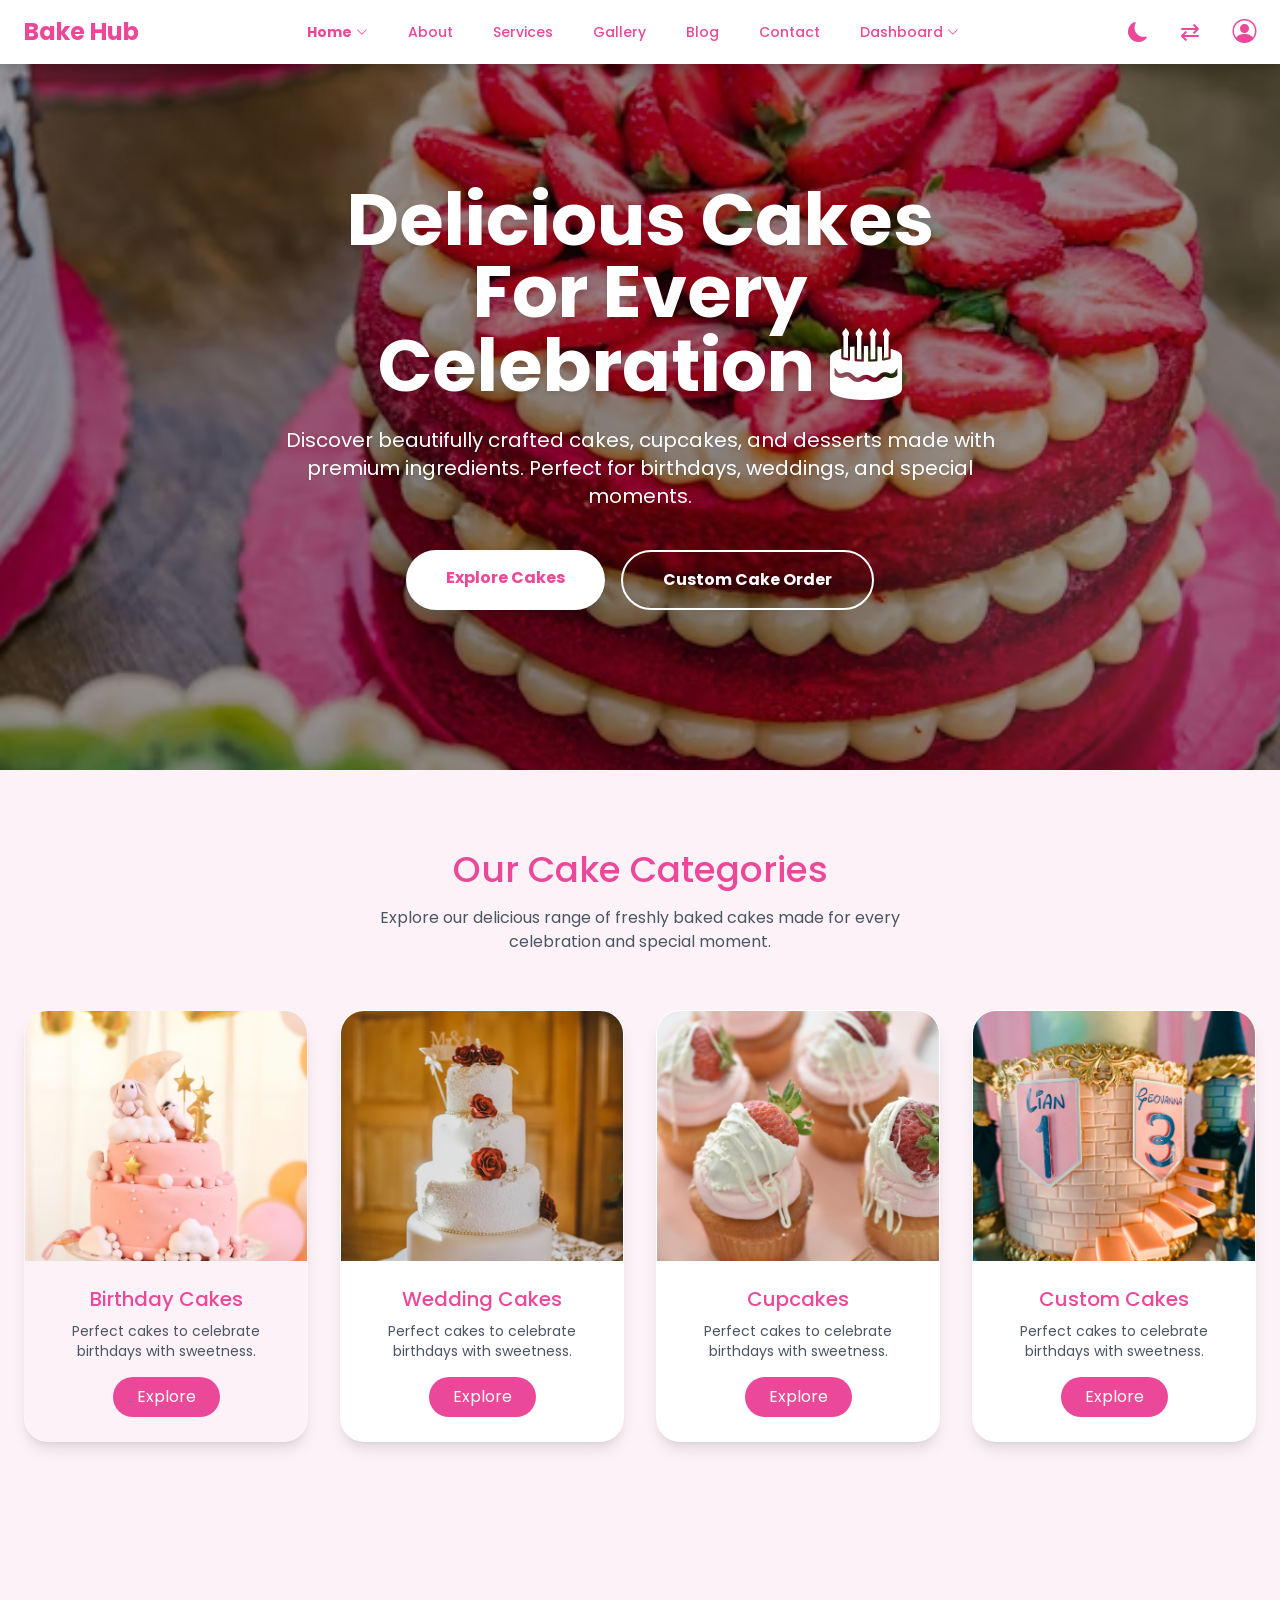
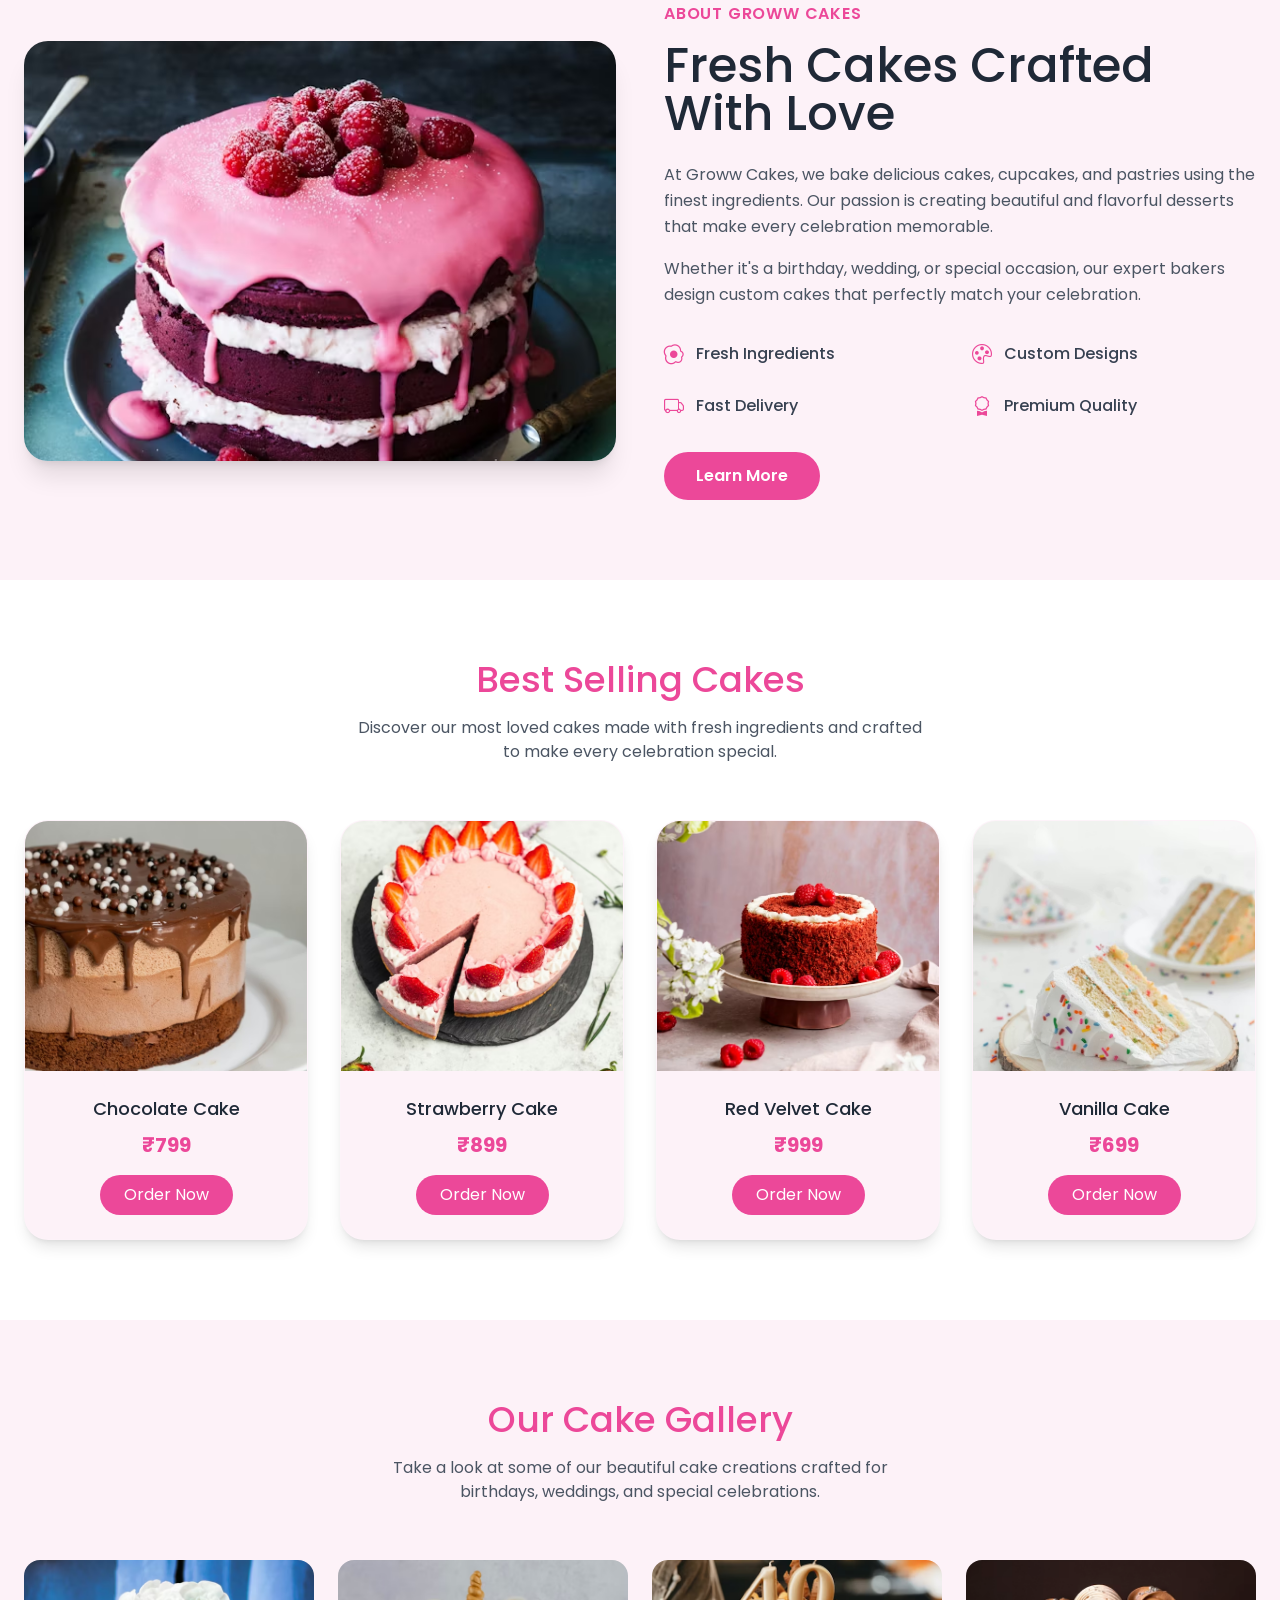
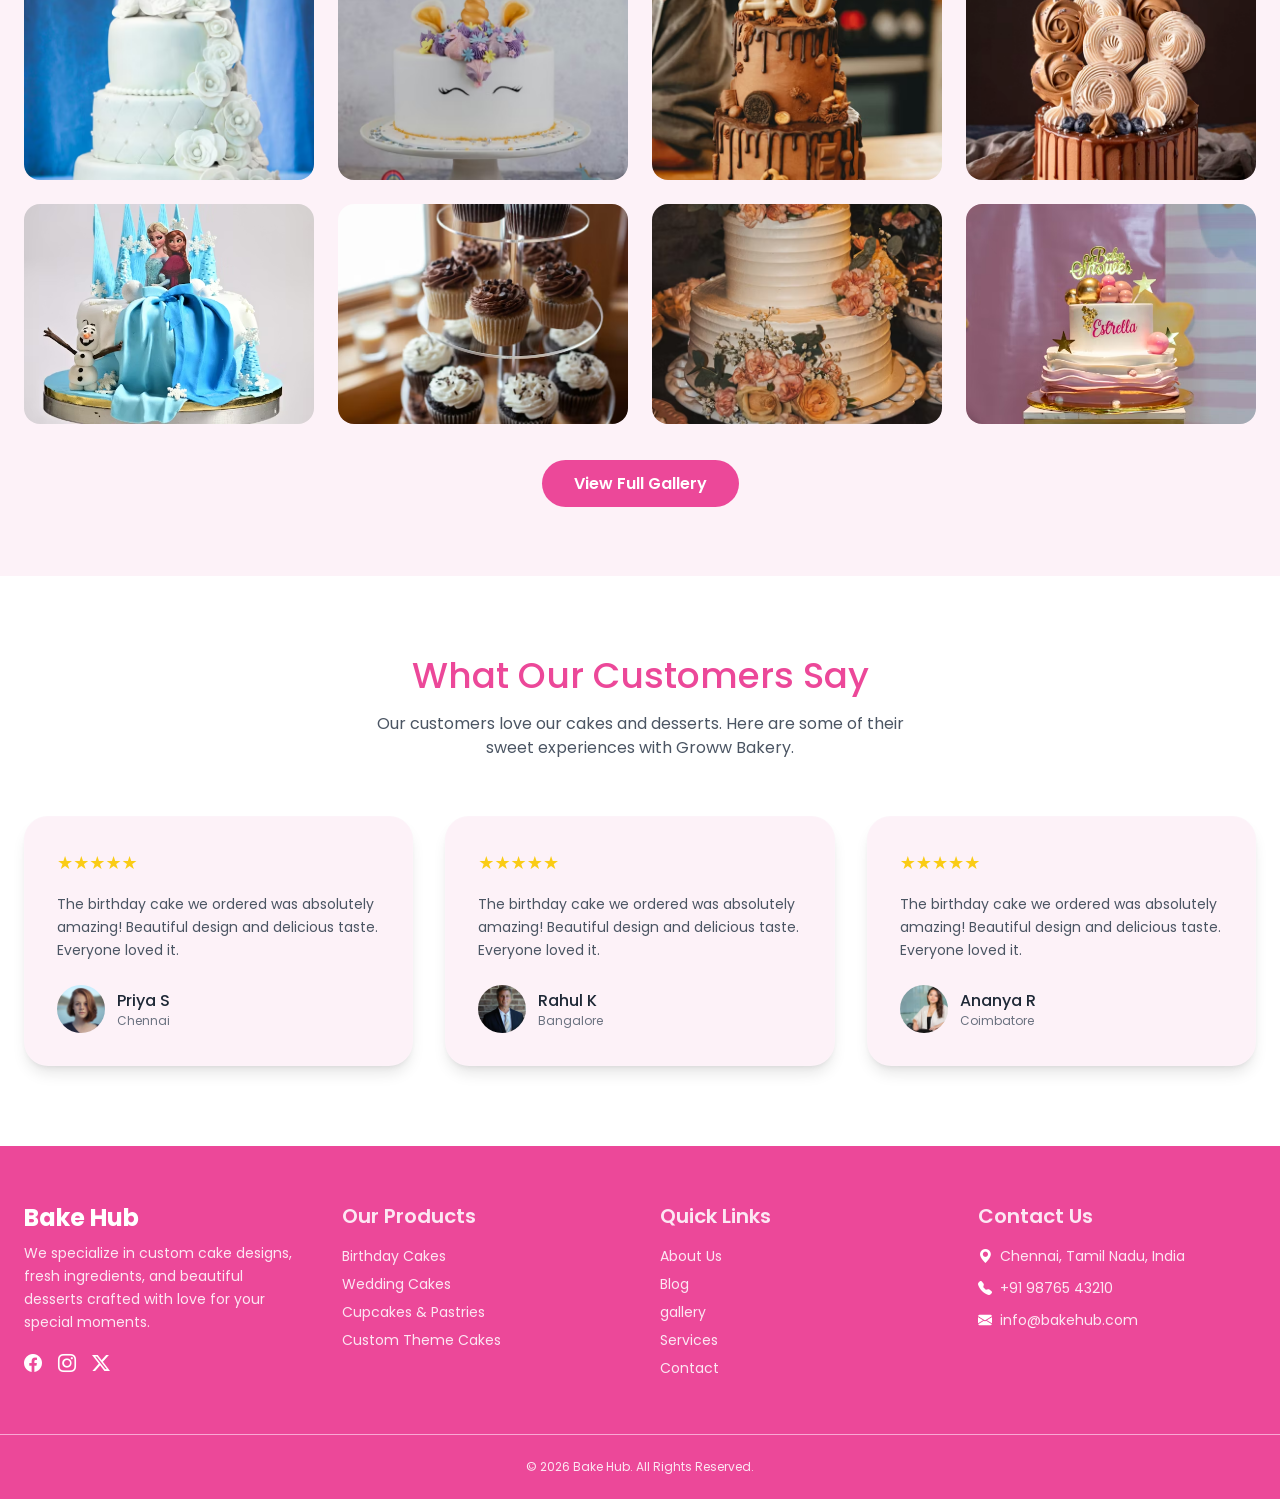
<file: index.html>
<!DOCTYPE html>
<html lang="en">

<head>
  <meta charset="UTF-8">
  <meta name="viewport" content="width=device-width, initial-scale=1.0">
  <title>Home1 - Bake Hub</title>
  <link rel="icon" href="images/logo.jpeg">
  <script src="tailwind.js"></script>
  <link rel="stylesheet" href="https://cdn.jsdelivr.net/npm/bootstrap-icons@1.11.3/font/bootstrap-icons.min.css">
  <link rel="stylesheet" href="navbar.css">
  <link rel="stylesheet" href="footer.css">
  <link rel="preconnect" href="https://fonts.googleapis.com">
  <link rel="preconnect" href="https://fonts.gstatic.com" crossorigin>
  <link href="https://fonts.googleapis.com/css2?family=Poppins:wght@300;400;500;600;700&display=swap" rel="stylesheet">
  <style>
    /* RTL */
    .rtl {
      direction: rtl;
    }

    [dir="rtl"] .title {
      margin-right: 20px !important;
    }

    /* THEME TOGGLE */
    :root {
      --home-bg: #ffffff;
      --text-color: #111111;
    }

    [data-theme="dark"] {
      --home-bg: #000000;
      --text-color: #ffffff;
    }

    body {
      background-color: var(--home-bg) !important;
      color: var(--text-color);
      transition: background-color 0.4s ease, color 0.4s ease;
    }

    [data-theme="dark"] section,
    [data-theme="dark"] .card {
      background-color: #000000 !important;
    }

    [data-theme="dark"] .btn,
    [data-theme="dark"] .btn1:hover {
      color: #000000 !important;
    }

    [data-theme="dark"] body,
    [data-theme="dark"] p,
    [data-theme="dark"] h1,
    [data-theme="dark"] h2,
    [data-theme="dark"] h3,
    [data-theme="dark"] h4,
    [data-theme="dark"] h5,
    [data-theme="dark"] h6,
    [data-theme="dark"] span,
    [data-theme="dark"] li,
    [data-theme="dark"] a,
    [data-theme="dark"] label,
    [data-theme="dark"] small,
    [data-theme="dark"] strong,
    [data-theme="dark"] .title {
      color: #ffffff !important;
    }
  </style>
</head>

<body class="font-sans">
  <!-- navbar -->
  <div id="navbar"></div>
  <!-- HERO BANNER -->
 <section class="relative overflow-hidden bg-cover bg-center bg-no-repeat text-white" 
         style="background-image: url('images/bg1.avif');">
    
    <div class="absolute inset-0 bg-black/40"></div>

    <div class="absolute -top-20 -left-20 w-72 h-72 bg-white opacity-10 rounded-full blur-3xl"></div>
    <div class="absolute bottom-0 right-0 w-96 h-96 bg-white opacity-10 rounded-full blur-3xl"></div>

    <div class="relative z-10 max-w-7xl mx-auto px-6 py-24 lg:py-40 flex flex-col items-center justify-center text-center">

      <div class="max-w-3xl">
        
        <h1 class="text-4xl md:text-6xl lg:text-7xl font-bold mt-6 leading-tight drop-shadow-md">
          Delicious Cakes <br>
          For Every Celebration <i class="bi bi-cake2-fill"></i>
        </h1>

        <p class="mt-6 text-white text-lg md:text-xl leading-relaxed mx-auto drop-shadow-sm">
          Discover beautifully crafted cakes, cupcakes, and desserts made with
          premium ingredients. Perfect for birthdays, weddings, and special moments.
        </p>

        <div class="flex flex-wrap justify-center gap-4 mt-10">

          <a href="gallery.html"
            class="btn bg-white text-[#EC4899] px-10 py-4 rounded-full font-bold shadow-lg hover:scale-105 transition">
            Explore Cakes
          </a>

          <a href="service.html"
            class="btn1 border-2 border-white px-10 py-4 rounded-full font-bold hover:bg-white hover:text-[#EC4899] transition">
            Custom Cake Order
          </a>

        </div>

      </div>

    </div>

  </section>

  <!-- SECTION1 -->
  <section class="py-20 bg-pink-50">

    <div class="max-w-7xl mx-auto px-6">

      <!-- Section Title -->
      <div class="text-center mb-14">
        <h2 class="text-4xl font-medium text-[#EC4899]">
          Our Cake Categories
        </h2>
        <p class="text-gray-600 mt-4 max-w-xl mx-auto">
          Explore our delicious range of freshly baked cakes made for every
          celebration and special moment.
        </p>
      </div>

      <!-- Categories Grid -->
      <div class="grid grid-cols-1 sm:grid-cols-2 lg:grid-cols-4 gap-8">

        <!-- Category Card -->
        <div
          class="card border border-white/10 rounded-3xl shadow-lg overflow-hidden group hover:shadow-2xl transition">

          <div class="overflow-hidden">
            <img src="images/img2.avif"
              class="w-full h-[250px] object-cover group-hover:scale-110 transition duration-500">
          </div>

          <div class="p-6 text-center">
            <h3 class="text-xl font-medium text-[#EC4899] mb-2">
              Birthday Cakes
            </h3>
            <p class="text-gray-600 text-sm mb-4">
              Perfect cakes to celebrate birthdays with sweetness.
            </p>

            <a href="service.html"
              class="inline-block bg-[#EC4899] text-white px-6 py-2 rounded-full hover:bg-[#B9799D] transition">
              Explore
            </a>
          </div>

        </div>

        <!-- Category Card -->
        <div
          class="card border border-white/10 bg-white rounded-3xl shadow-lg overflow-hidden group hover:shadow-2xl transition">

          <div class="overflow-hidden">
            <img src="images/img3.avif"
              class="w-full h-[250px] object-cover group-hover:scale-110 transition duration-500">
          </div>

          <div class="p-6 text-center">
            <h3 class="text-xl font-medium text-[#EC4899] mb-2">
              Wedding Cakes
            </h3>
            <p class="text-gray-600 text-sm mb-4">
              Perfect cakes to celebrate birthdays with sweetness.
            </p>

            <a href="service.html"
              class="inline-block bg-[#EC4899] text-white px-6 py-2 rounded-full hover:bg-[#B9799D] transition">
              Explore
            </a>
          </div>

        </div>

        <!-- Category Card -->
        <div
          class="card border border-white/10 bg-white rounded-3xl shadow-lg overflow-hidden group hover:shadow-2xl transition">

          <div class="overflow-hidden">
            <img src="images/img4.avif"
              class="w-full h-[250px] object-cover group-hover:scale-110 transition duration-500">
          </div>

          <div class="p-6 text-center">
            <h3 class="text-xl font-medium text-[#EC4899] mb-2">
              Cupcakes
            </h3>
            <p class="text-gray-600 text-sm mb-4">
              Perfect cakes to celebrate birthdays with sweetness.
            </p>

            <a href="service.html"
              class="inline-block bg-[#EC4899] text-white px-6 py-2 rounded-full hover:bg-[#B9799D] transition">
              Explore
            </a>
          </div>

        </div>

        <!-- Category Card -->
        <div
          class="card border border-white/10 bg-white rounded-3xl shadow-lg overflow-hidden group hover:shadow-2xl transition">

          <div class="overflow-hidden">
            <img src="images/img5.avif"
              class="w-full h-[250px] object-cover group-hover:scale-110 transition duration-500">
          </div>

          <div class="p-6 text-center">
            <h3 class="text-xl font-medium text-[#EC4899] mb-2">
              Custom Cakes
            </h3>
            <p class="text-gray-600 text-sm mb-4">
              Perfect cakes to celebrate birthdays with sweetness.
            </p>

            <a href="service.html"
              class="inline-block bg-[#EC4899] text-white px-6 py-2 rounded-full hover:bg-[#B9799D] transition">
              Explore
            </a>
          </div>

        </div>

      </div>

    </div>

  </section>
  <!-- SECTION2 -->
  <section class="py-20 bg-pink-50">

    <div class="max-w-7xl mx-auto px-6 grid lg:grid-cols-2 gap-12 items-center">

      <!-- IMAGE -->
      <div class="relative">

        <img src="images/img1.avif" class="w-full h-[350px] md:h-[420px] object-cover rounded-3xl shadow-xl">

      </div>

      <!-- TEXT CONTENT -->
      <div>

        <span class="text-[#EC4899] font-semibold uppercase tracking-wider">
          About Groww Cakes
        </span>

        <h2 class="text-4xl md:text-5xl font-medium text-gray-800 mt-4 leading-tight">
          Fresh Cakes Crafted With Love
        </h2>

        <p class="text-gray-600 mt-6 leading-relaxed">
          At Groww Cakes, we bake delicious cakes, cupcakes, and pastries using
          the finest ingredients. Our passion is creating beautiful and flavorful
          desserts that make every celebration memorable.
        </p>

        <p class="text-gray-600 mt-4 leading-relaxed">
          Whether it's a birthday, wedding, or special occasion, our expert bakers
          design custom cakes that perfectly match your celebration.
        </p>

        <!-- FEATURES -->
        <div class="grid grid-cols-2 gap-6 mt-8">

          <div class="flex items-center gap-3">
            <i class="bi bi-egg-fried text-[#EC4899] text-xl"></i>
            <p class="text-gray-700 font-medium">Fresh Ingredients</p>
          </div>

          <div class="flex items-center gap-3">
            <i class="bi bi-palette text-[#EC4899] text-xl"></i>
            <p class="text-gray-700 font-medium">Custom Designs</p>
          </div>

          <div class="flex items-center gap-3">
            <i class="bi bi-truck text-[#EC4899] text-xl"></i>
            <p class="text-gray-700 font-medium">Fast Delivery</p>
          </div>

          <div class="flex items-center gap-3">
            <i class="bi bi-award text-[#EC4899] text-xl"></i>
            <p class="text-gray-700 font-medium">Premium Quality</p>
          </div>

        </div>

        <!-- BUTTON -->
        <a href="about.html"
          class="inline-block mt-8 bg-[#EC4899] text-white px-8 py-3 rounded-full font-semibold hover:bg-[#B9799D] transition">
          Learn More
        </a>

      </div>

    </div>

  </section>
  <!-- SECTION3 -->
  <section class="py-20 bg-white">

    <div class="max-w-7xl mx-auto px-6">

      <!-- Section Title -->
      <div class="text-center mb-14">
        <h2 class="text-4xl font-medium text-[#EC4899]">
          Best Selling Cakes
        </h2>
        <p class="text-gray-600 mt-4 max-w-xl mx-auto">
          Discover our most loved cakes made with fresh ingredients and
          crafted to make every celebration special.
        </p>
      </div>

      <!-- Cakes Grid -->
      <div class="grid grid-cols-1 sm:grid-cols-2 lg:grid-cols-4 gap-8">

        <!-- Cake Card -->
        <div
          class="card border border-white/10 bg-pink-50 rounded-3xl shadow-lg overflow-hidden group hover:shadow-2xl transition">

          <div class="overflow-hidden">
            <img src="images/cake1.avif"
              class="w-full h-[250px] object-cover group-hover:scale-110 transition duration-500">
          </div>

          <div class="p-6 text-center">
            <h3 class="text-lg font-medium text-gray-800">
              Chocolate Cake
            </h3>

            <p class="text-[#EC4899] font-bold text-xl mt-2">
              ₹799
            </p>

            <a href="contact.html"
              class="mt-4 inline-block bg-[#EC4899] text-white px-6 py-2 rounded-full hover:bg-[#B9799D] transition">
              Order Now
            </a>
          </div>

        </div>

        <!-- Cake Card -->
        <div
          class="card border border-white/10 bg-pink-50 rounded-3xl shadow-lg overflow-hidden group hover:shadow-2xl transition">

          <div class="overflow-hidden">
            <img src="images/cake2.avif"
              class="w-full h-[250px] object-cover group-hover:scale-110 transition duration-500">
          </div>

          <div class="p-6 text-center">
            <h3 class="text-lg font-medium text-gray-800">
              Strawberry Cake
            </h3>

            <p class="text-[#EC4899] font-bold text-xl mt-2">
              ₹899
            </p>

            <a href="contact.html"
              class="mt-4 inline-block bg-[#EC4899] text-white px-6 py-2 rounded-full hover:bg-[#B9799D] transition">
              Order Now
            </a>
          </div>

        </div>

        <!-- Cake Card -->
        <div
          class="card border border-white/10 bg-pink-50 rounded-3xl shadow-lg overflow-hidden group hover:shadow-2xl transition">

          <div class="overflow-hidden">
            <img src="images/cake3.avif"
              class="w-full h-[250px] object-cover group-hover:scale-110 transition duration-500">
          </div>

          <div class="p-6 text-center">
            <h3 class="text-lg font-medium text-gray-800">
              Red Velvet Cake
            </h3>

            <p class="text-[#EC4899] font-bold text-xl mt-2">
              ₹999
            </p>

            <a href="contact.html"
              class="mt-4 inline-block bg-[#EC4899] text-white px-6 py-2 rounded-full hover:bg-[#B9799D] transition">
              Order Now
            </a>
          </div>

        </div>

        <!-- Cake Card -->
        <div
          class="card border border-white/10 bg-pink-50 rounded-3xl shadow-lg overflow-hidden group hover:shadow-2xl transition">

          <div class="overflow-hidden">
            <img src="images/cake4.avif"
              class="w-full h-[250px] object-cover group-hover:scale-110 transition duration-500">
          </div>

          <div class="p-6 text-center">
            <h3 class="text-lg font-medium text-gray-800">
              Vanilla Cake
            </h3>

            <p class="text-[#EC4899] font-bold text-xl mt-2">
              ₹699
            </p>

            <a href="contact.html"
              class="mt-4 inline-block bg-[#EC4899] text-white px-6 py-2 rounded-full hover:bg-[#B9799D] transition">
              Order Now
            </a>
          </div>

        </div>

      </div>

    </div>

  </section>
  <!-- SECTION4 -->
  <section class="py-20 bg-pink-50">

    <div class="max-w-7xl mx-auto px-6">

      <!-- Section Title -->
      <div class="text-center mb-14">
        <h2 class="text-4xl font-medium text-[#EC4899]">
          Our Cake Gallery
        </h2>
        <p class="text-gray-600 mt-4 max-w-xl mx-auto">
          Take a look at some of our beautiful cake creations crafted for
          birthdays, weddings, and special celebrations.
        </p>
      </div>

      <!-- Gallery Grid -->
      <div class="grid grid-cols-2 md:grid-cols-3 lg:grid-cols-4 gap-6">

        <!-- Image -->
        <div class="overflow-hidden rounded-2xl group">
          <img src="images/cake6.avif"
            class="w-full h-[220px] object-cover group-hover:scale-110 transition duration-500">
        </div>

        <div class="overflow-hidden rounded-2xl group">
          <img src="images/cake7.avif"
            class="w-full h-[220px] object-cover group-hover:scale-110 transition duration-500">
        </div>

        <div class="overflow-hidden rounded-2xl group">
          <img src="images/cake8.avif"
            class="w-full h-[220px] object-cover group-hover:scale-110 transition duration-500">
        </div>

        <div class="overflow-hidden rounded-2xl group">
          <img src="images/cake9.avif"
            class="w-full h-[220px] object-cover group-hover:scale-110 transition duration-500">
        </div>

        <div class="overflow-hidden rounded-2xl group">
          <img src="images/cake10.avif"
            class="w-full h-[220px] object-cover group-hover:scale-110 transition duration-500">
        </div>

        <div class="overflow-hidden rounded-2xl group">
          <img src="images/cake11.avif"
            class="w-full h-[220px] object-cover group-hover:scale-110 transition duration-500">
        </div>

        <div class="overflow-hidden rounded-2xl group">
          <img src="images/cake12.avif"
            class="w-full h-[220px] object-cover group-hover:scale-110 transition duration-500">
        </div>

        <div class="overflow-hidden rounded-2xl group">
          <img src="images/cake13.avif"
            class="w-full h-[220px] object-cover group-hover:scale-110 transition duration-500">
        </div>

      </div>

      <!-- Button -->
      <div class="text-center mt-12">
        <a href="gallery.html"
          class="bg-[#EC4899] text-white px-8 py-3 rounded-full font-semibold hover:bg-[#B9799D] transition">
          View Full Gallery
        </a>
      </div>

    </div>

  </section>
  <!-- SECTION5 -->
  <section class="py-20 bg-white">

    <div class="max-w-7xl mx-auto px-6">

      <!-- Section Title -->
      <div class="text-center mb-14">
        <h2 class="text-4xl font-medium text-[#EC4899]">
          What Our Customers Say
        </h2>
        <p class="text-gray-600 mt-4 max-w-xl mx-auto">
          Our customers love our cakes and desserts. Here are some of their
          sweet experiences with Groww Bakery.
        </p>
      </div>

      <!-- Reviews Grid -->
      <div class="grid grid-cols-1 md:grid-cols-2 lg:grid-cols-3 gap-8">

        <!-- Review Card -->
        <div class="card border border-white/10 bg-pink-50 p-8 rounded-3xl shadow-lg hover:shadow-xl transition">

          <!-- Stars -->
          <div class="flex text-yellow-400 mb-4 text-lg">
            ★★★★★
          </div>

          <p class="text-gray-600 text-sm leading-relaxed">
            The birthday cake we ordered was absolutely amazing! Beautiful design
            and delicious taste. Everyone loved it.
          </p>

          <div class="flex items-center mt-6 gap-3">
            <img src="images/client1.avif" class="w-12 h-12 rounded-full object-cover">

            <div>
              <h4 class="font-medium text-gray-800">Priya S</h4>
              <p class="text-xs text-gray-500">Chennai</p>
            </div>
          </div>

        </div>

        <!-- Review Card -->
        <div class="card border border-white/10 bg-pink-50 p-8 rounded-3xl shadow-lg hover:shadow-xl transition">

          <div class="flex text-yellow-400 mb-4 text-lg">
            ★★★★★
          </div>

          <p class="text-gray-600 text-sm leading-relaxed">
            The birthday cake we ordered was absolutely amazing! Beautiful design
            and delicious taste. Everyone loved it.
          </p>

          <div class="flex items-center mt-6 gap-3">
            <img src="images/client2.avif" class="w-12 h-12 rounded-full object-cover">

            <div>
              <h4 class="font-medium text-gray-800">Rahul K</h4>
              <p class="text-xs text-gray-500">Bangalore</p>
            </div>
          </div>

        </div>

        <!-- Review Card -->
        <div class="card border border-white/10 bg-pink-50 p-8 rounded-3xl shadow-lg hover:shadow-xl transition">

          <div class="flex text-yellow-400 mb-4 text-lg">
            ★★★★★
          </div>

          <p class="text-gray-600 text-sm leading-relaxed">
            The birthday cake we ordered was absolutely amazing! Beautiful design
            and delicious taste. Everyone loved it.
          </p>

          <div class="flex items-center mt-6 gap-3">
            <img src="images/client3.avif" class="w-12 h-12 rounded-full object-cover">

            <div>
              <h4 class="font-medium text-gray-800">Ananya R</h4>
              <p class="text-xs text-gray-500">Coimbatore</p>
            </div>
          </div>

        </div>

      </div>

    </div>

  </section>
  <div id="footer"></div>
  <script>
    tailwind.config = {
      theme: {
        extend: {
          fontFamily: {
            sans: ['Poppins', 'ui-sans-serif', 'system-ui'],
          },
        },
      },
    }
  </script>
  <script src="navbar.js"></script>
  <script src="footer.js"></script>
</body>

</html>
</file>
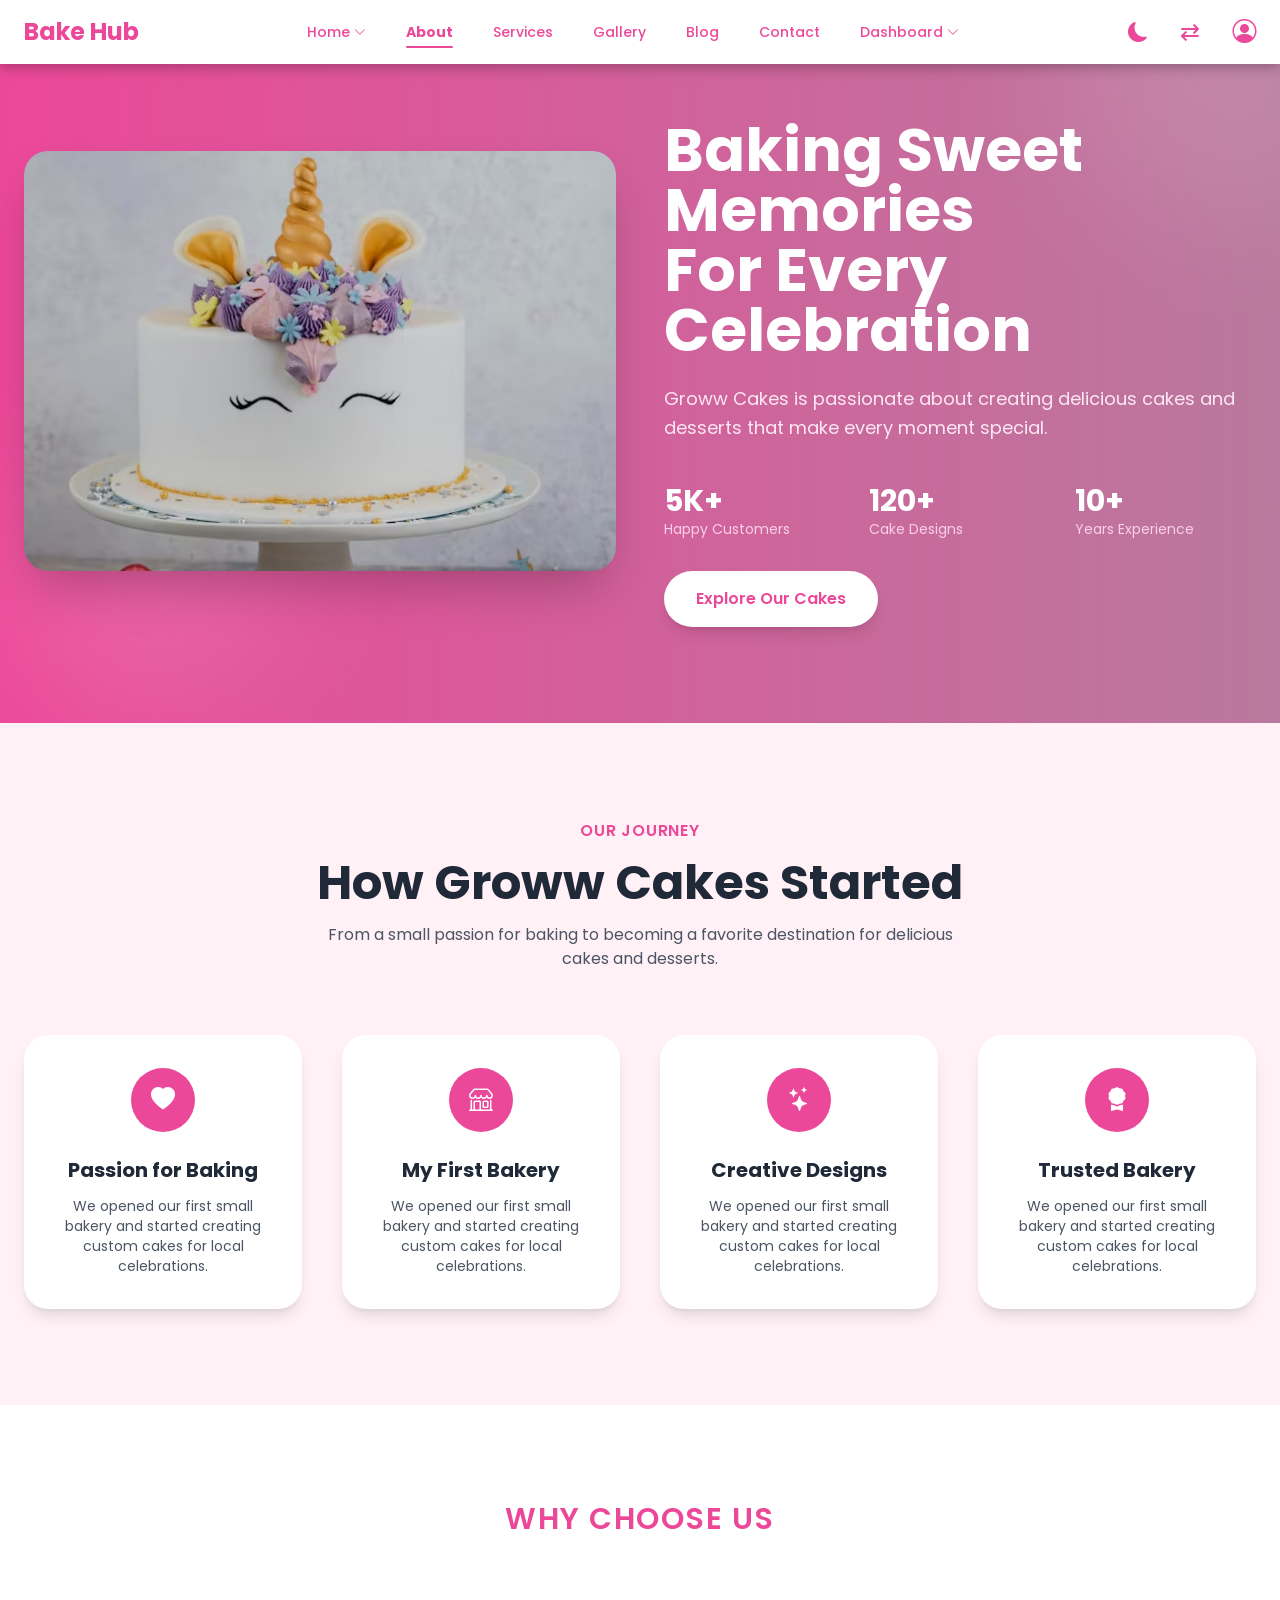
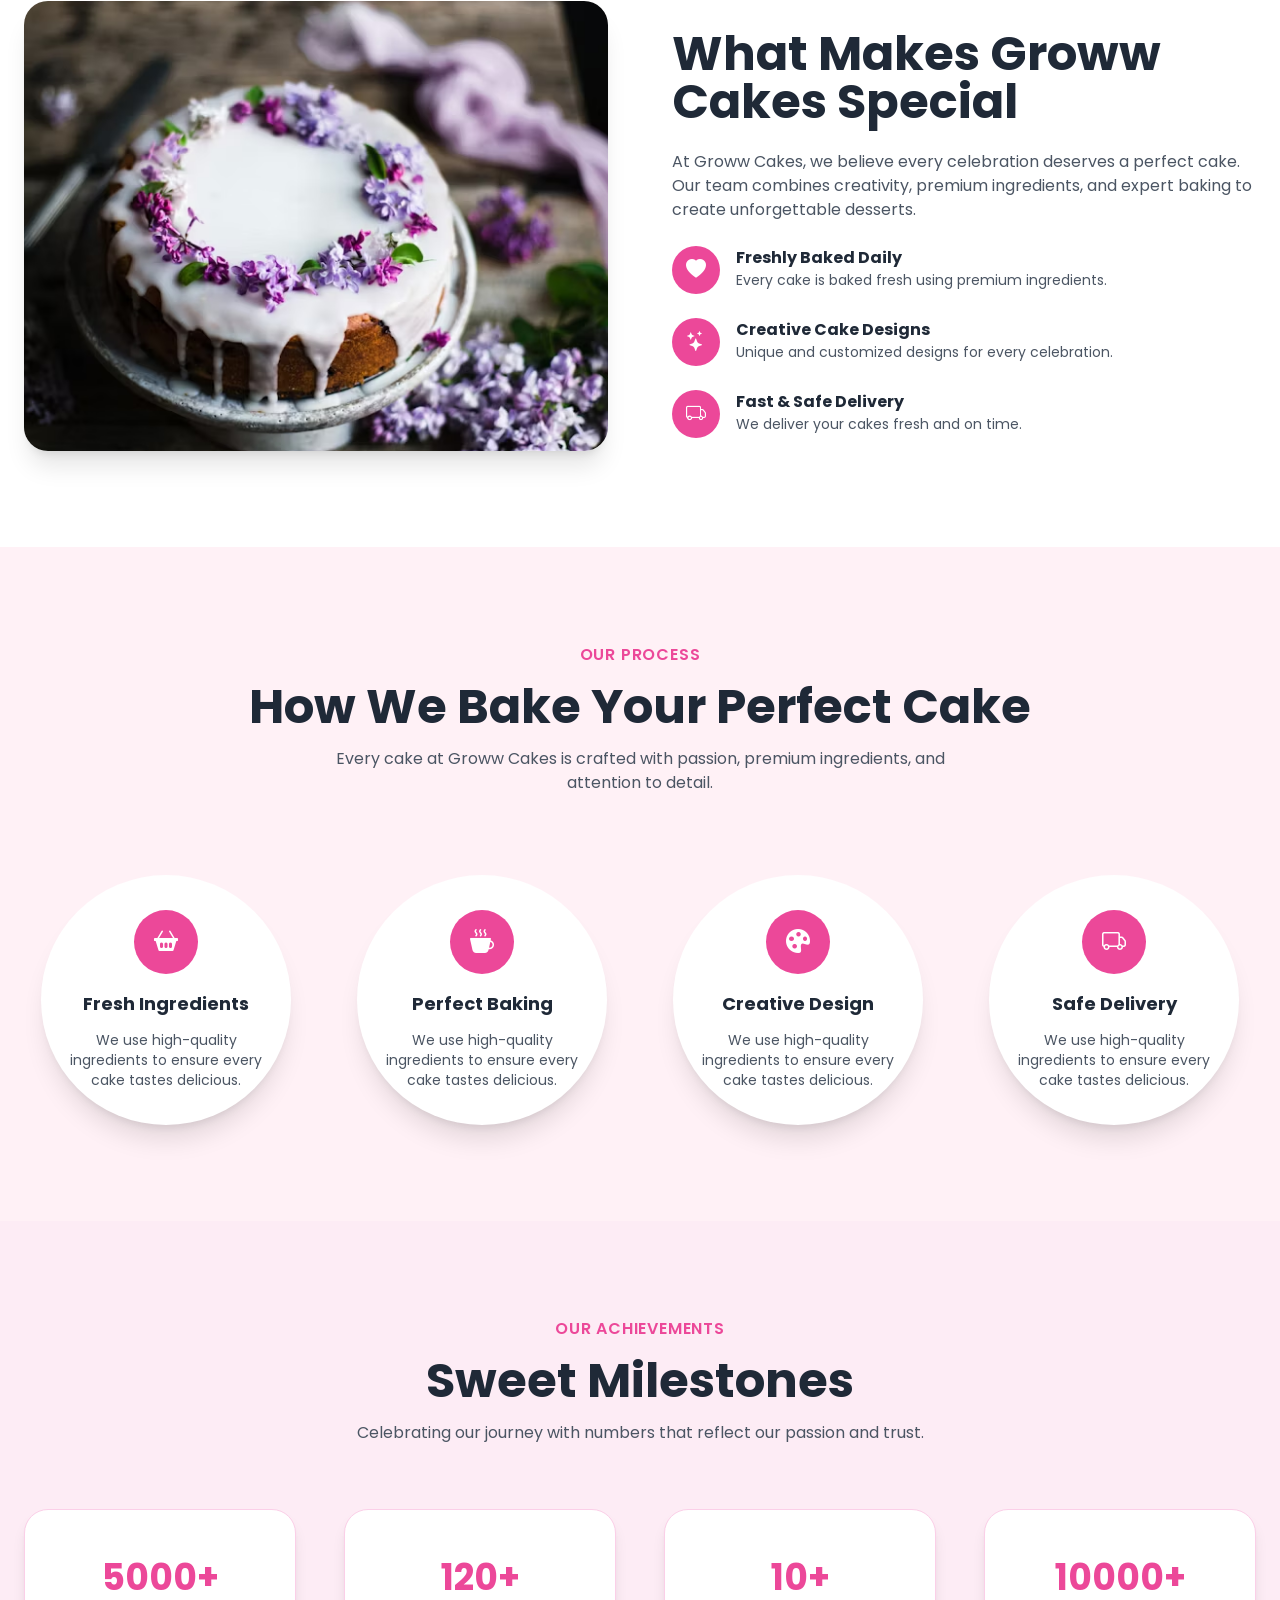
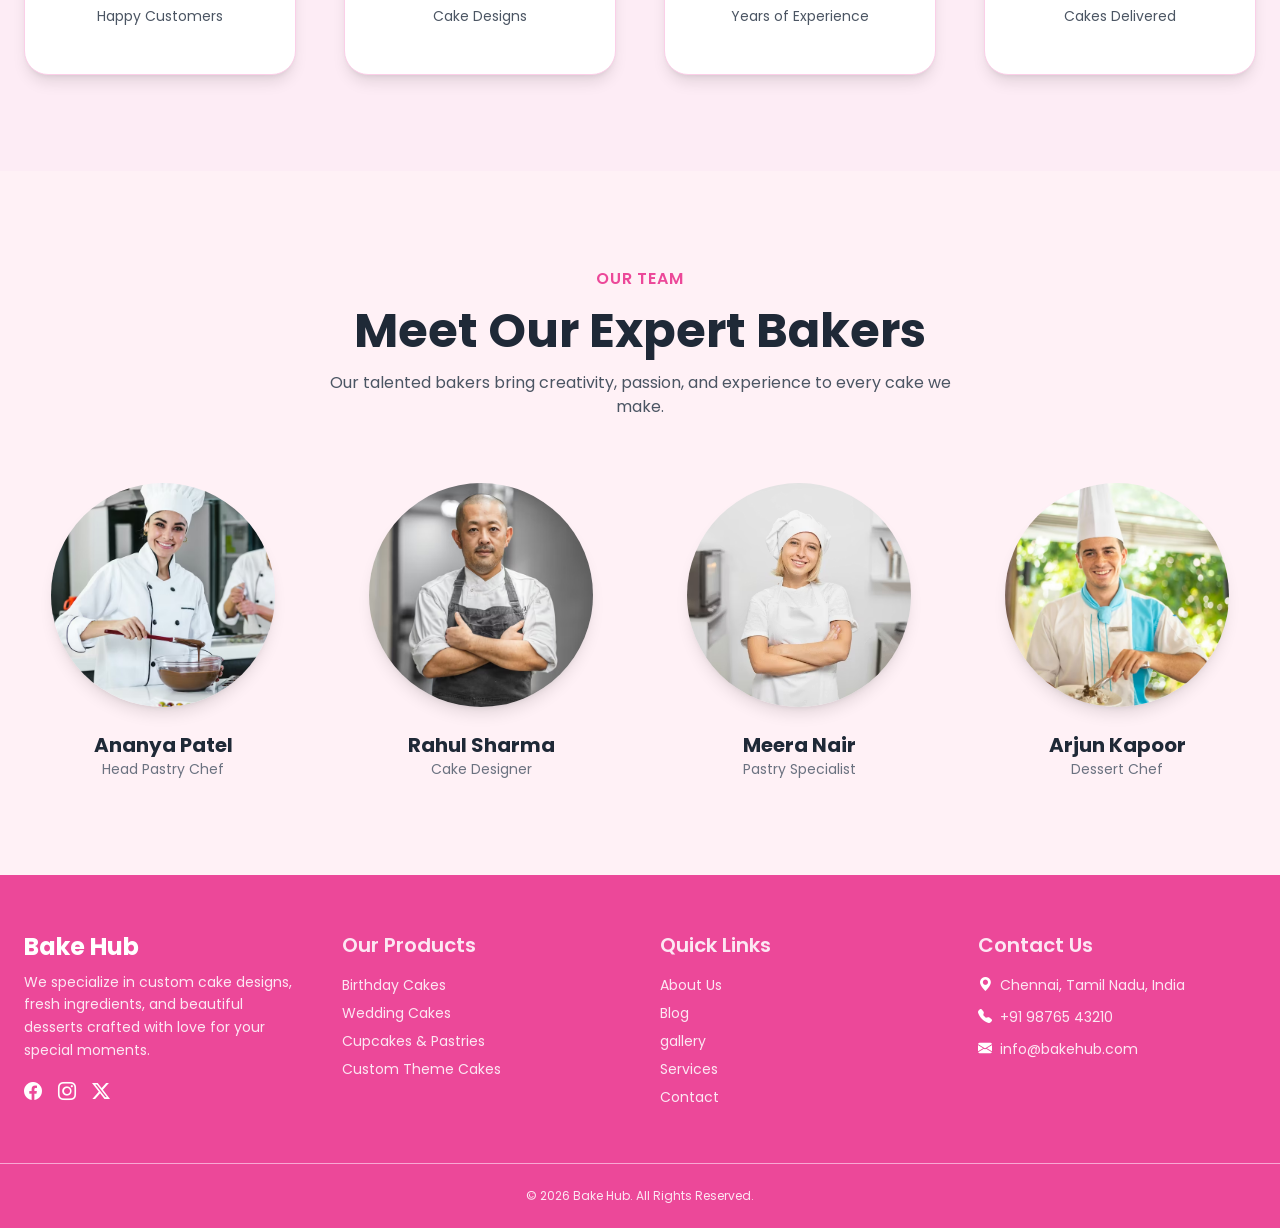
<file: about.html>
<!DOCTYPE html>
<html lang="en">

<head>
  <meta charset="UTF-8">
  <meta name="viewport" content="width=device-width, initial-scale=1.0">
  <title>About - Bake Hub</title>
  <link rel="icon" href="images/logo.jpeg">
  <script src="tailwind.js"></script>
  <link rel="stylesheet" href="https://cdn.jsdelivr.net/npm/bootstrap-icons@1.11.3/font/bootstrap-icons.min.css">
  <link rel="stylesheet" href="navbar.css">
  <link rel="stylesheet" href="footer.css">
  <link rel="preconnect" href="https://fonts.googleapis.com">
  <link rel="preconnect" href="https://fonts.gstatic.com" crossorigin>
  <link href="https://fonts.googleapis.com/css2?family=Poppins:wght@300;400;500;600;700&display=swap" rel="stylesheet">
  <style>
    /* RTL */
    .rtl {
      direction: rtl;
    }

    [dir="rtl"] .title {
      margin-right: 20px !important;
    }

    /* THEME TOGGLE */
    :root {
      --home-bg: #ffffff;
      --text-color: #111111;
    }

    [data-theme="dark"] {
      --home-bg: #000000;
      --text-color: #ffffff;
    }

    body {
      background-color: var(--home-bg) !important;
      color: var(--text-color);
      transition: background-color 0.4s ease, color 0.4s ease;
    }

    [data-theme="dark"] section,
    [data-theme="dark"] .card {
      background-color: #000000 !important;
    }

    [data-theme="dark"] .btn,
    [data-theme="dark"] .btn1:hover {
      color: #000000 !important;
    }

    [data-theme="dark"] body,
    [data-theme="dark"] p,
    [data-theme="dark"] h1,
    [data-theme="dark"] h2,
    [data-theme="dark"] h3,
    [data-theme="dark"] h4,
    [data-theme="dark"] h5,
    [data-theme="dark"] h6,
    [data-theme="dark"] span,
    [data-theme="dark"] li,
    [data-theme="dark"] a,
    [data-theme="dark"] label,
    [data-theme="dark"] small,
    [data-theme="dark"] strong,
    [data-theme="dark"] .title {
      color: #ffffff !important;
    }
  </style>
</head>

<body class="font-sans">
  <!-- navbar -->
  <div id="navbar"></div>
  <!-- HERO BANNER -->
  <section class="relative py-24 bg-gradient-to-r from-[#EC4899] to-[#B9799D] text-white overflow-hidden">

    <!-- Decorative Shapes -->
    <div class="absolute -top-24 -right-24 w-80 h-80 bg-white opacity-10 rounded-full blur-3xl"></div>
    <div class="absolute bottom-0 left-0 w-72 h-72 bg-white opacity-10 rounded-full blur-3xl"></div>

    <div class="max-w-7xl mx-auto px-6 grid lg:grid-cols-2 gap-12 items-center">

      <!-- LEFT IMAGE -->
      <div class="relative">

        <img src="images/cake7.avif" class="w-full h-[420px] object-cover rounded-3xl shadow-2xl">

      </div>

      <!-- RIGHT CONTENT -->
      <div>

        <h1 class="text-4xl md:text-5xl lg:text-6xl font-bold mt-6 leading-tight">
          Baking Sweet Memories <br>
          For Every Celebration
        </h1>

        <p class="mt-6 text-pink-100 text-lg leading-relaxed">
          Groww Cakes is passionate about creating delicious cakes and desserts
          that make every moment special.
        </p>

        <!-- Stats -->
        <div class="grid grid-cols-3 gap-6 mt-10">

          <div>
            <h3 class="text-3xl font-bold">5K+</h3>
            <p class="text-pink-200 text-sm">Happy Customers</p>
          </div>

          <div>
            <h3 class="text-3xl font-bold">120+</h3>
            <p class="text-pink-200 text-sm">Cake Designs</p>
          </div>

          <div>
            <h3 class="text-3xl font-bold">10+</h3>
            <p class="text-pink-200 text-sm">Years Experience</p>
          </div>

        </div>

        <!-- Button -->
        <a href="gallery.html"
          class="btn inline-block mt-8 bg-white text-[#EC4899] px-8 py-4 rounded-full font-semibold shadow-lg hover:scale-105 transition">
          Explore Our Cakes
        </a>

      </div>

    </div>

  </section>
  <!-- SECTION1 -->
  <section class="py-24 bg-[#FFF1F6]">

    <div class="max-w-7xl mx-auto px-6">

      <!-- Title -->
      <div class="text-center mb-16">

        <span class="text-[#EC4899] font-semibold uppercase tracking-wider">
          Our Journey
        </span>

        <h2 class="text-4xl md:text-5xl font-bold text-gray-800 mt-4">
          How Groww Cakes Started
        </h2>

        <p class="text-gray-600 mt-4 max-w-2xl mx-auto">
          From a small passion for baking to becoming a favorite destination
          for delicious cakes and desserts.
        </p>

      </div>

      <!-- Timeline -->
      <div class="grid md:grid-cols-2 lg:grid-cols-4 gap-10">

        <!-- Step 1 -->
        <div
          class="card border border-white/10 bg-white p-8 rounded-3xl shadow-lg text-center hover:shadow-2xl transition">

          <div
            class="w-16 h-16 bg-[#EC4899] text-white flex items-center justify-center rounded-full mx-auto mb-6 text-2xl">
            <i class="bi bi-heart-fill"></i>
          </div>

          <h3 class="text-xl font-bold text-gray-800">
            Passion for Baking
          </h3>

          <p class="text-gray-600 mt-3 text-sm">
            We opened our first small bakery and started creating
            custom cakes for local celebrations.
          </p>

        </div>

        <!-- Step 2 -->
        <div
          class="card border border-white/10 bg-white p-8 rounded-3xl shadow-lg text-center hover:shadow-2xl transition">

          <div
            class="w-16 h-16 bg-[#EC4899] text-white flex items-center justify-center rounded-full mx-auto mb-6 text-2xl">
            <i class="bi bi-shop"></i>
          </div>

          <h3 class="text-xl font-bold text-gray-800">
            My First Bakery
          </h3>

          <p class="text-gray-600 mt-3 text-sm">
            We opened our first small bakery and started creating
            custom cakes for local celebrations.
          </p>

        </div>

        <!-- Step 3 -->
        <div
          class="card border border-white/10 bg-white p-8 rounded-3xl shadow-lg text-center hover:shadow-2xl transition">

          <div
            class="w-16 h-16 bg-[#EC4899] text-white flex items-center justify-center rounded-full mx-auto mb-6 text-2xl">
            <i class="bi bi-stars"></i>
          </div>

          <h3 class="text-xl font-bold text-gray-800">
            Creative Designs
          </h3>

          <p class="text-gray-600 mt-3 text-sm">
            We opened our first small bakery and started creating
            custom cakes for local celebrations.
          </p>

        </div>

        <!-- Step 4 -->
        <div
          class="card border border-white/10 bg-white p-8 rounded-3xl shadow-lg text-center hover:shadow-2xl transition">

          <div
            class="w-16 h-16 bg-[#EC4899] text-white flex items-center justify-center rounded-full mx-auto mb-6 text-2xl">
            <i class="bi bi-award-fill"></i>
          </div>

          <h3 class="text-xl font-bold text-gray-800">
            Trusted Bakery
          </h3>

          <p class="text-gray-600 mt-3 text-sm">
            We opened our first small bakery and started creating
            custom cakes for local celebrations.
          </p>

        </div>

      </div>

    </div>

  </section>

  <!-- SECTION2 -->
  <section class="py-24 bg-white">

    <div class="max-w-7xl mx-auto px-6">

      <!-- Centered Title -->
      <div class="text-center mb-16">
        <span class="text-[#EC4899] font-semibold uppercase tracking-wider text-3xl">
          Why Choose Us
        </span>
      </div>

      <!-- Image + Text Grid -->
      <div class="grid lg:grid-cols-2 gap-16 items-center">

        <!-- LEFT IMAGE -->
        <div class="relative">

          <img src="images/img8.avif" class="w-full h-[450px] object-cover rounded-3xl shadow-xl">

        </div>

        <!-- RIGHT CONTENT -->
        <div>

          <!-- Features -->
          <div class="space-y-6 mt-4">
            <h2 class="text-4xl md:text-5xl font-bold text-gray-800 ">
              What Makes Groww Cakes Special
            </h2>

            <p class="text-gray-600 mt-4 max-w-2xl mx-auto">
              At Groww Cakes, we believe every celebration deserves a perfect cake.
              Our team combines creativity, premium ingredients, and expert baking
              to create unforgettable desserts.
            </p>
            <!-- Feature 1 -->
            <div class="flex gap-4">
              <div class="w-12 h-12 flex items-center justify-center bg-[#EC4899] text-white rounded-full text-xl">
                <i class="bi bi-heart-fill"></i>
              </div>

              <div>

                <h4 class="font-bold text-gray-800">Freshly Baked Daily</h4>
                <p class="text-gray-600 text-sm">
                  Every cake is baked fresh using premium ingredients.
                </p>
              </div>
            </div>

            <!-- Feature 2 -->
            <div class="flex gap-4">
              <div class="w-12 h-12 flex items-center justify-center bg-[#EC4899] text-white rounded-full text-xl">
                <i class="bi bi-stars"></i>
              </div>

              <div>
                <h4 class="font-bold text-gray-800">Creative Cake Designs</h4>
                <p class="text-gray-600 text-sm">
                  Unique and customized designs for every celebration.
                </p>
              </div>
            </div>

            <!-- Feature 3 -->
            <div class="flex gap-4">
              <div class="w-12 h-12 flex items-center justify-center bg-[#EC4899] text-white rounded-full text-xl">
                <i class="bi bi-truck"></i>
              </div>

              <div>
                <h4 class="font-bold text-gray-800">Fast & Safe Delivery</h4>
                <p class="text-gray-600 text-sm">
                  We deliver your cakes fresh and on time.
                </p>
              </div>
            </div>

          </div>

        </div>

      </div>

    </div>

  </section>
  <!-- SECTION3 -->
  <section class="py-24 bg-[#FFF1F6]">
    <div class="max-w-7xl mx-auto px-6">

      <!-- Title -->
      <div class="text-center mb-20">
        <span class="text-[#EC4899] font-semibold uppercase tracking-wider">
          Our Process
        </span>
        <h2 class="text-4xl md:text-5xl font-bold text-gray-800 mt-4">
          How We Bake Your Perfect Cake
        </h2>
        <p class="text-gray-600 mt-4 max-w-2xl mx-auto">
          Every cake at Groww Cakes is crafted with passion,
          premium ingredients, and attention to detail.
        </p>
      </div>

      <!-- Round Process Cards -->
      <div class="grid grid-cols-1 sm:grid-cols-2 md:grid-cols-2 lg:grid-cols-4 gap-8 justify-items-center">

        <!-- Step 1 -->
        <div
          class="card w-full max-w-[250px] aspect-square bg-white rounded-full shadow-xl flex flex-col items-center justify-center text-center p-6 hover:scale-105 transition">
          <div class="w-16 h-16 bg-[#EC4899] text-white flex items-center justify-center rounded-full text-2xl mb-4">
            <i class="bi bi-basket2-fill"></i>
          </div>
          <h3 class="text-lg font-bold text-gray-800">Fresh Ingredients</h3>
          <p class="text-gray-600 text-sm mt-3">
            We use high-quality ingredients to ensure every cake tastes delicious.
          </p>
        </div>

        <!-- Step 2 -->
        <div
          class="card w-full max-w-[250px] aspect-square bg-white rounded-full shadow-xl flex flex-col items-center justify-center text-center p-6 hover:scale-105 transition">
          <div class="w-16 h-16 bg-[#EC4899] text-white flex items-center justify-center rounded-full text-2xl mb-4">
            <i class="bi bi-cup-hot-fill"></i>
          </div>
          <h3 class="text-lg font-bold text-gray-800">Perfect Baking</h3>
          <p class="text-gray-600 text-sm mt-3">
            We use high-quality ingredients to ensure every cake tastes delicious.
          </p>
        </div>

        <!-- Step 3 -->
        <div
          class="card w-full max-w-[250px] aspect-square bg-white rounded-full shadow-xl flex flex-col items-center justify-center text-center p-6 hover:scale-105 transition">
          <div class="w-16 h-16 bg-[#EC4899] text-white flex items-center justify-center rounded-full text-2xl mb-4">
            <i class="bi bi-palette-fill"></i>
          </div>
          <h3 class="text-lg font-bold text-gray-800">Creative Design</h3>
          <p class="text-gray-600 text-sm mt-3">
            We use high-quality ingredients to ensure every cake tastes delicious.
          </p>
        </div>

        <!-- Step 4 -->
        <div
          class="card w-full max-w-[250px] aspect-square bg-white rounded-full shadow-xl flex flex-col items-center justify-center text-center p-6 hover:scale-105 transition">
          <div class="w-16 h-16 bg-[#EC4899] text-white flex items-center justify-center rounded-full text-2xl mb-4">
            <i class="bi bi-truck"></i>
          </div>
          <h3 class="text-lg font-bold text-gray-800">Safe Delivery</h3>
          <p class="text-gray-600 text-sm mt-3">
            We use high-quality ingredients to ensure every cake tastes delicious.
          </p>
        </div>

      </div>
    </div>
  </section>
  <!-- SECTION4 -->
  <section class="py-24 bg-[#EC4899]/10">

    <div class="max-w-7xl mx-auto px-6 text-center">

      <!-- Title -->
      <div class="mb-16">
        <span class="text-[#EC4899] font-semibold uppercase tracking-wider">
          Our Achievements
        </span>

        <h2 class="text-4xl md:text-5xl font-bold text-gray-800 mt-4">
          Sweet Milestones
        </h2>

        <p class="text-gray-600 mt-4 max-w-2xl mx-auto">
          Celebrating our journey with numbers that reflect our passion and trust.
        </p>
      </div>

      <!-- Stats Grid -->
      <div class="grid sm:grid-cols-2 lg:grid-cols-4 gap-12">

        <!-- Stat 1 -->
        <div
          class="card border border-pink-200 bg-white rounded-3xl shadow-lg py-12 flex flex-col items-center justify-center hover:scale-105 transition">
          <h3 class="text-4xl font-bold text-[#EC4899]">5000+</h3>
          <p class="text-gray-600 mt-2 text-sm">Happy Customers</p>
        </div>

        <!-- Stat 2 -->
        <div
          class="card border border-pink-200 bg-white rounded-3xl shadow-lg py-12 flex flex-col items-center justify-center hover:scale-105 transition">
          <h3 class="text-4xl font-bold text-[#EC4899]">120+</h3>
          <p class="text-gray-600 mt-2 text-sm">Cake Designs</p>
        </div>

        <!-- Stat 3 -->
        <div
          class="card border border-pink-200 bg-white rounded-3xl shadow-lg py-12 flex flex-col items-center justify-center hover:scale-105 transition">
          <h3 class="text-4xl font-bold text-[#EC4899]">10+</h3>
          <p class="text-gray-600 mt-2 text-sm">Years of Experience</p>
        </div>

        <!-- Stat 4 -->
        <div
          class="card border border-pink-200 bg-white rounded-3xl shadow-lg py-12 flex flex-col items-center justify-center hover:scale-105 transition">
          <h3 class="text-4xl font-bold text-[#EC4899]">10000+</h3>
          <p class="text-gray-600 mt-2 text-sm">Cakes Delivered</p>
        </div>

      </div>

    </div>

  </section>
  <!-- SECTION5 -->
  <section class="py-24 bg-[#FFF1F6]">

    <div class="max-w-7xl mx-auto px-6">

      <!-- Title -->
      <div class="text-center mb-16">

        <span class="text-[#EC4899] font-semibold uppercase tracking-wider">
          Our Team
        </span>

        <h2 class="text-4xl md:text-5xl font-bold text-gray-800 mt-4">
          Meet Our Expert Bakers
        </h2>

        <p class="text-gray-600 mt-4 max-w-2xl mx-auto">
          Our talented bakers bring creativity, passion, and experience
          to every cake we make.
        </p>

      </div>

      <!-- Team Grid -->
      <div class="grid sm:grid-cols-2 lg:grid-cols-4 gap-10">

        <!-- Member 1 -->
        <div class="text-center group">

          <div class="relative w-56 h-56 mx-auto">

            <img src="images/team1.avif" class="w-full h-full object-cover rounded-full shadow-lg">

            <!-- Hover Icons -->
            <div
              class="absolute inset-0 bg-[#EC4899]/80 rounded-full flex items-center justify-center gap-4 opacity-0 group-hover:opacity-100 transition">

              <a href="#" class="text-white text-xl"><i class="bi bi-facebook"></i></a>
              <a href="#" class="text-white text-xl"><i class="bi bi-instagram"></i></a>
              <a href="#" class="text-white text-xl"><i class="bi bi-twitter-x"></i></a>

            </div>

          </div>

          <h4 class="text-xl font-bold text-gray-800 mt-6">
            Ananya Patel
          </h4>

          <p class="text-gray-500 text-sm">
            Head Pastry Chef
          </p>

        </div>

        <!-- Member 2 -->
        <div class="text-center group">

          <div class="relative w-56 h-56 mx-auto">

            <img src="images/team2.avif" class="w-full h-full object-cover rounded-full shadow-lg">

            <div
              class="absolute inset-0 bg-[#EC4899]/80 rounded-full flex items-center justify-center gap-4 opacity-0 group-hover:opacity-100 transition">

              <a href="#" class="text-white text-xl"><i class="bi bi-facebook"></i></a>
              <a href="#" class="text-white text-xl"><i class="bi bi-instagram"></i></a>
              <a href="#" class="text-white text-xl"><i class="bi bi-twitter-x"></i></a>

            </div>

          </div>

          <h4 class="text-xl font-bold text-gray-800 mt-6">
            Rahul Sharma
          </h4>

          <p class="text-gray-500 text-sm">
            Cake Designer
          </p>

        </div>

        <!-- Member 3 -->
        <div class="text-center group">

          <div class="relative w-56 h-56 mx-auto">

            <img src="images/team3.avif" class="w-full h-full object-cover rounded-full shadow-lg">

            <div
              class="absolute inset-0 bg-[#EC4899]/80 rounded-full flex items-center justify-center gap-4 opacity-0 group-hover:opacity-100 transition">

              <a href="#" class="text-white text-xl"><i class="bi bi-facebook"></i></a>
              <a href="#" class="text-white text-xl"><i class="bi bi-instagram"></i></a>
              <a href="#" class="text-white text-xl"><i class="bi bi-twitter-x"></i></a>

            </div>

          </div>

          <h4 class="text-xl font-bold text-gray-800 mt-6">
            Meera Nair
          </h4>

          <p class="text-gray-500 text-sm">
            Pastry Specialist
          </p>

        </div>

        <!-- Member 4 -->
        <div class="text-center group">

          <div class="relative w-56 h-56 mx-auto">

            <img src="images/team4.avif" class="w-full h-full object-cover rounded-full shadow-lg">

            <div
              class="absolute inset-0 bg-[#EC4899]/80 rounded-full flex items-center justify-center gap-4 opacity-0 group-hover:opacity-100 transition">

              <a href="#" class="text-white text-xl"><i class="bi bi-facebook"></i></a>
              <a href="#" class="text-white text-xl"><i class="bi bi-instagram"></i></a>
              <a href="#" class="text-white text-xl"><i class="bi bi-twitter-x"></i></a>

            </div>

          </div>

          <h4 class="text-xl font-bold text-gray-800 mt-6">
            Arjun Kapoor
          </h4>

          <p class="text-gray-500 text-sm">
            Dessert Chef
          </p>

        </div>

      </div>

    </div>

  </section>

  <div id="footer"></div>
  <script>
    tailwind.config = {
      theme: {
        extend: {
          fontFamily: {
            sans: ['Poppins', 'ui-sans-serif', 'system-ui'],
          },
        },
      },
    }
  </script>
  <script src="navbar.js"></script>
  <script src="footer.js"></script>
</body>

</html>
</file>
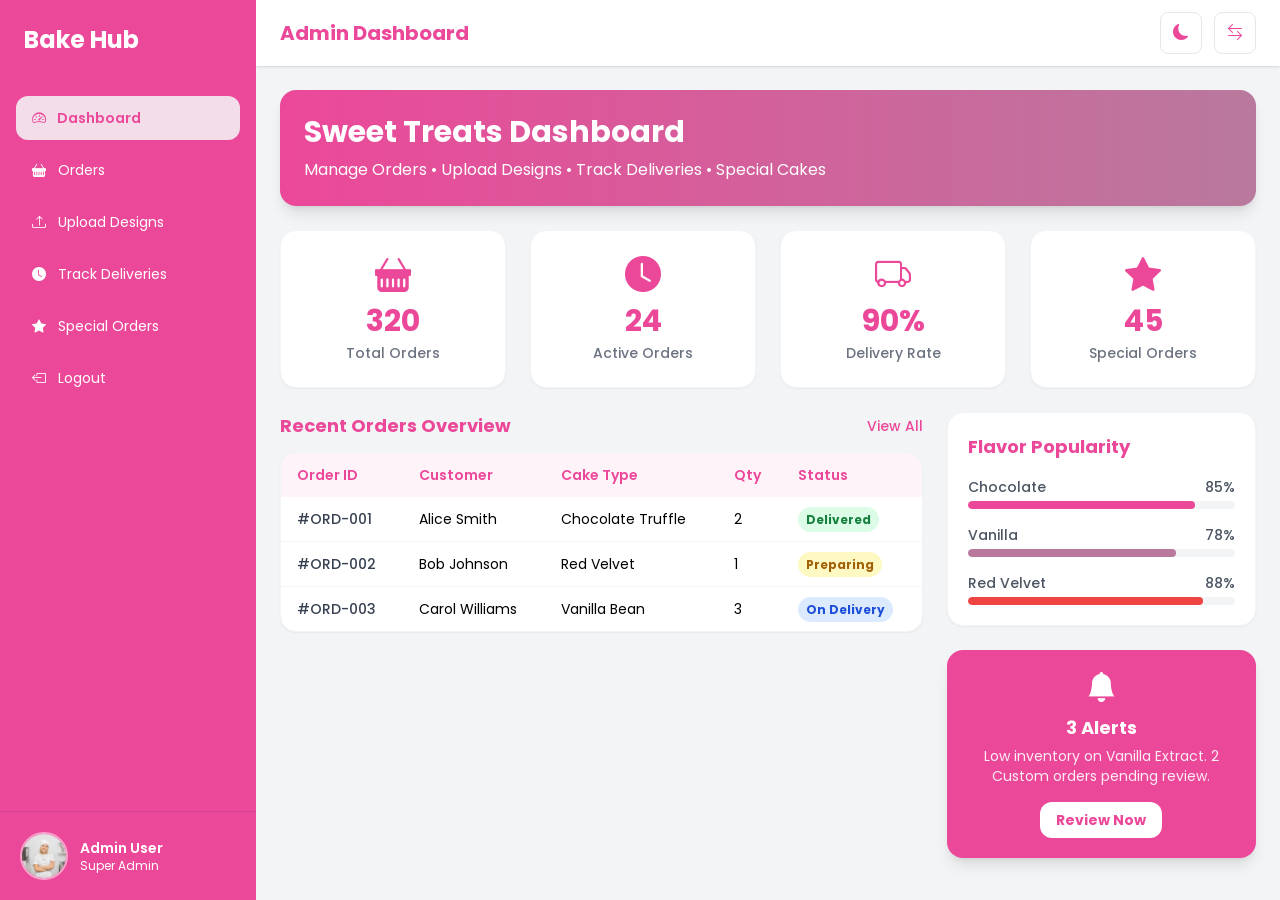
<file: admin.html>
<!DOCTYPE html>
<html lang="en" dir="ltr">

<head>
  <meta charset="UTF-8">
  <meta name="viewport" content="width=device-width, initial-scale=1.0">
  <title>Admin - Bake Hub</title>
  <link rel="icon" href="images/logo.jpeg">
  <link href="https://fonts.googleapis.com/css2?family=Poppins:wght@300;400;500;600;700&display=swap" rel="stylesheet">
  <script src="tailwind.js"></script>
  <link rel="stylesheet" href="https://cdn.jsdelivr.net/npm/bootstrap-icons@1.11.3/font/bootstrap-icons.min.css">
  <script>
    tailwind.config = {
      darkMode: 'class',
      theme: {
        extend: {
          fontFamily: {
            sans: ['Poppins', 'ui-sans-serif', 'system-ui'],
          },
        },
      },
    }
  </script>
</head>

<body class="bg-gray-100 dark:bg-[#0f0a1f] transition-colors duration-300 font-sans">

  <div class="flex h-screen overflow-hidden">

    <div id="overlay" class="fixed inset-0 bg-black/40 hidden z-40 lg:hidden"></div>

    <aside id="sidebar"
      class="fixed lg:static inset-y-0 left-0 w-64 bg-[#EC4899] text-white flex flex-col transform -translate-x-full lg:translate-x-0 transition-transform duration-300 z-50">

      <div class="p-6 text-2xl font-bold flex justify-between items-center">
        <h1 class="text-2xl font-bold text-white">
          <a href="index.html">Bake Hub</a>
        </h1>
        <button id="closeSidebar" class="lg:hidden text-xl">
          <i class="bi bi-x-lg"></i>
        </button>
      </div>

      <nav class="flex-1 p-4 space-y-2 text-sm overflow-y-auto">
        <a id="nav-dashboard" onclick="showSection('dashboard')"
          class="nav-link block px-4 py-3 rounded-xl bg-[#f3dde9] text-[#EC4899] font-semibold cursor-pointer transition">
          <i class="bi bi-speedometer2 mr-2"></i> Dashboard
        </a>
        <a id="nav-orders" onclick="showSection('orders')"
          class="nav-link block px-4 py-3 rounded-xl hover:bg-[#f3dde9] hover:text-[#EC4899] transition cursor-pointer text-white">
          <i class="bi bi-basket-fill mr-2"></i> Orders
        </a>
        <a id="nav-designs" onclick="showSection('designs')"
          class="nav-link block px-4 py-3 rounded-xl hover:bg-[#f3dde9] hover:text-[#EC4899] transition cursor-pointer text-white">
          <i class="bi bi-upload mr-2"></i> Upload Designs
        </a>
        <a id="nav-deliveries" onclick="showSection('deliveries')"
          class="nav-link block px-4 py-3 rounded-xl hover:bg-[#f3dde9] hover:text-[#EC4899] transition cursor-pointer text-white">
          <i class="bi bi-clock-fill mr-2"></i> Track Deliveries
        </a>
        <a id="nav-special" onclick="showSection('special')"
          class="nav-link block px-4 py-3 rounded-xl hover:bg-[#f3dde9] hover:text-[#EC4899] transition cursor-pointer text-white">
          <i class="bi bi-star-fill mr-2"></i> Special Orders
        </a>
        <a href="login.html"
          class="block px-4 py-3 rounded-xl hover:bg-[#f3dde9] hover:text-[#EC4899] transition text-white mt-8">
          <i class="bi bi-box-arrow-left mr-2"></i> Logout
        </a>
      </nav>

      <div class="lg:hidden p-4 border-t border-[#4B008220] flex gap-2 justify-center">
        <button
          class="themeToggleBtn flex-1 px-3 py-2 rounded-lg border border-white/40 text-white hover:bg-white/10 transition flex justify-center items-center gap-2">
          <i class="themeIcon bi bi-moon-fill"></i> Theme
        </button>
        <button
          class="rtlToggleBtn flex-1 px-3 py-2 rounded-lg border border-white/40 text-white hover:bg-white/10 transition flex justify-center items-center gap-2">
          <i class="bi bi-arrow-left-right"></i> RTL
        </button>
      </div>

      <div class="p-5 border-t border-[#4B008220] flex items-center gap-3">
        <img src="images/team3.avif" class="w-12 h-12 rounded-full border-2 border-white/50 object-cover" alt="Profile">
        <div>
          <p class="font-semibold text-sm ">Admin User</p>
          <p class="text-xs ">Super Admin</p>
        </div>
      </div>

    </aside>

    <div class="flex-1 flex flex-col overflow-hidden">

      <header class="bg-white dark:bg-[#1a1a2e] shadow px-4 sm:px-6 py-3 flex justify-between items-center z-10">
        <h1 id="page-title" class="text-xl font-bold text-[#EC4899] dark:text-white">Admin Dashboard</h1>

        <div class="hidden lg:flex gap-2 sm:gap-3">
          <button
            class="themeToggleBtn px-2 sm:px-3 py-1 sm:py-2 rounded-lg border text-[#EC4899] dark:text-white dark:border-gray-700 hover:bg-gray-50 dark:hover:bg-gray-800 transition">
            <i class="themeIcon bi bi-moon-fill"></i>
          </button>
          <button
            class="rtlToggleBtn px-2 sm:px-3 py-1 sm:py-2 rounded-lg border text-[#EC4899] dark:text-white dark:border-gray-700 hover:bg-gray-50 dark:hover:bg-gray-800 transition">
            <i class="bi bi-arrow-left-right"></i>
          </button>
        </div>
        <button id="openSidebar" class="lg:hidden text-2xl text-[#EC4899] dark:text-white">
          <i class="bi bi-list"></i>
        </button>
      </header>

      <main class="p-2 sm:p-4 md:p-6 space-y-6 overflow-y-auto custom-scrollbar h-full">

        <div id="section-dashboard" class="content-section space-y-6">
          <div class="bg-gradient-to-r from-[#EC4899] to-[#b9799d] text-white p-4 sm:p-6 rounded-2xl shadow-lg">
            <h2 class="text-xl sm:text-2xl md:text-3xl font-bold">Sweet Treats Dashboard</h2>
            <p class="mt-1 sm:mt-2 text-xs sm:text-sm md:text-base">Manage Orders • Upload Designs • Track Deliveries •
              Special Cakes</p>
          </div>

          <div class="grid grid-cols-1 sm:grid-cols-2 md:grid-cols-4 gap-3 sm:gap-4 md:gap-6">
            <div
              class="bg-white dark:bg-[#1a1a2e] p-4 md:p-6 rounded-2xl shadow-sm border border-gray-100 dark:border-white/5 flex flex-col items-center">
              <i class="bi bi-basket-fill text-3xl md:text-4xl text-[#EC4899]"></i>
              <h2 class="text-2xl md:text-3xl font-bold text-[#EC4899] mt-2">320</h2>
              <p class="text-sm dark:text-white mt-1 text-gray-500 font-medium">Total Orders</p>
            </div>
            <div
              class="bg-white dark:bg-[#1a1a2e] p-4 md:p-6 rounded-2xl shadow-sm border border-gray-100 dark:border-white/5 flex flex-col items-center">
              <i class="bi bi-clock-fill text-3xl md:text-4xl text-[#EC4899]"></i>
              <h2 class="text-2xl md:text-3xl font-bold text-[#EC4899] mt-2">24</h2>
              <p class="text-sm dark:text-white mt-1 text-gray-500 font-medium">Active Orders</p>
            </div>
            <div
              class="bg-white dark:bg-[#1a1a2e] p-4 md:p-6 rounded-2xl shadow-sm border border-gray-100 dark:border-white/5 flex flex-col items-center">
              <i class="bi bi-truck text-3xl md:text-4xl text-[#EC4899]"></i>
              <h2 class="text-2xl md:text-3xl font-bold text-[#EC4899] mt-2">90%</h2>
              <p class="text-sm dark:text-white mt-1 text-gray-500 font-medium">Delivery Rate</p>
            </div>
            <div
              class="bg-white dark:bg-[#1a1a2e] p-4 md:p-6 rounded-2xl shadow-sm border border-gray-100 dark:border-white/5 flex flex-col items-center">
              <i class="bi bi-star-fill text-3xl md:text-4xl text-[#EC4899]"></i>
              <h2 class="text-2xl md:text-3xl font-bold text-[#EC4899] mt-2">45</h2>
              <p class="text-sm dark:text-white mt-1 text-gray-500 font-medium">Special Orders</p>
            </div>
          </div>

          <div class="grid grid-cols-1 lg:grid-cols-3 gap-6">
            <div class="lg:col-span-2 space-y-3">
              <div class="flex justify-between items-center mb-2">
                <h2 class="text-lg font-bold text-[#EC4899] dark:text-white">Recent Orders Overview</h2>
                <button onclick="showSection('orders')" class="text-sm text-[#EC4899] hover:underline font-medium">View
                  All</button>
              </div>

              <div
                class="hidden md:block bg-white dark:bg-[#1a1a2e] rounded-2xl overflow-hidden shadow-sm border border-gray-100 dark:border-white/5">
                <div class="overflow-x-auto">
                  <table class="w-full min-w-max text-left dark:text-white text-sm">
                    <thead class="bg-[#EC489910] dark:bg-gray-900/50 text-[#EC4899] dark:text-pink-400">
                      <tr>
                        <th class="py-3 px-4 font-semibold">Order ID</th>
                        <th class="py-3 px-4 font-semibold">Customer</th>
                        <th class="py-3 px-4 font-semibold">Cake Type</th>
                        <th class="py-3 px-4 font-semibold">Qty</th>
                        <th class="py-3 px-4 font-semibold">Status</th>
                      </tr>
                    </thead>
                    <tbody class="divide-y divide-gray-100 dark:divide-gray-800">
                      <tr class="hover:bg-gray-50 dark:hover:bg-white/5 transition-colors">
                        <td class="py-3 px-4 font-medium text-gray-700 dark:text-gray-300">#ORD-001</td>
                        <td class="py-3 px-4">Alice Smith</td>
                        <td class="py-3 px-4">Chocolate Truffle</td>
                        <td class="py-3 px-4">2</td>
                        <td class="py-3 px-4"><span
                            class="bg-green-100 text-green-700 text-xs px-2 py-1 rounded-full font-bold">Delivered</span>
                        </td>
                      </tr>
                      <tr class="hover:bg-gray-50 dark:hover:bg-white/5 transition-colors">
                        <td class="py-3 px-4 font-medium text-gray-700 dark:text-gray-300">#ORD-002</td>
                        <td class="py-3 px-4">Bob Johnson</td>
                        <td class="py-3 px-4">Red Velvet</td>
                        <td class="py-3 px-4">1</td>
                        <td class="py-3 px-4"><span
                            class="bg-yellow-100 text-yellow-700 text-xs px-2 py-1 rounded-full font-bold">Preparing</span>
                        </td>
                      </tr>
                      <tr class="hover:bg-gray-50 dark:hover:bg-white/5 transition-colors">
                        <td class="py-3 px-4 font-medium text-gray-700 dark:text-gray-300">#ORD-003</td>
                        <td class="py-3 px-4">Carol Williams</td>
                        <td class="py-3 px-4">Vanilla Bean</td>
                        <td class="py-3 px-4">3</td>
                        <td class="py-3 px-4"><span
                            class="bg-blue-100 text-blue-700 text-xs px-2 py-1 rounded-full font-bold">On
                            Delivery</span></td>
                      </tr>
                    </tbody>
                  </table>
                </div>
              </div>

              <div class="md:hidden space-y-3">
                <div
                  class="bg-white dark:bg-[#1a1a2e] dark:text-white p-4 rounded-2xl shadow-sm border border-gray-100 dark:border-white/5 flex flex-col">
                  <div class="flex justify-between items-start mb-2">
                    <span class="text-xs font-bold text-gray-400">#ORD-001 • Alice Smith</span>
                    <span
                      class="bg-green-100 text-green-700 text-[10px] px-2 py-1 rounded-full font-bold">Delivered</span>
                  </div>
                  <p class="font-bold text-base mt-1">Chocolate Truffle (Qty: 2)</p>
                </div>
                <div
                  class="bg-white dark:bg-[#1a1a2e] dark:text-white p-4 rounded-2xl shadow-sm border border-gray-100 dark:border-white/5 flex flex-col">
                  <div class="flex justify-between items-start mb-2">
                    <span class="text-xs font-bold text-gray-400">#ORD-002 • Bob Johnson</span>
                    <span
                      class="bg-yellow-100 text-yellow-700 text-[10px] px-2 py-1 rounded-full font-bold">Preparing</span>
                  </div>
                  <p class="font-bold text-base mt-1">Red Velvet (Qty: 1)</p>
                </div>
                <div
                  class="bg-white dark:bg-[#1a1a2e] dark:text-white p-4 rounded-2xl shadow-sm border border-gray-100 dark:border-white/5 flex flex-col">
                  <div class="flex justify-between items-start mb-2">
                    <span class="text-xs font-bold text-gray-400">#ORD-003 • Carol Williams</span>
                    <span class="bg-blue-100 text-blue-700 text-[10px] px-2 py-1 rounded-full font-bold">On
                      Delivery</span>
                  </div>
                  <p class="font-bold text-base mt-1">Vanilla Bean (Qty: 3)</p>
                </div>
              </div>
            </div>

            <div class="space-y-6">
              <div
                class="bg-white dark:bg-[#1a1a2e] p-5 rounded-2xl shadow-sm border border-gray-100 dark:border-white/5">
                <h2 class="text-lg font-bold text-[#EC4899] dark:text-white mb-4">Flavor Popularity</h2>
                <div class="space-y-4">
                  <div>
                    <p
                      class="flex justify-between text-xs sm:text-sm font-medium text-gray-600 dark:text-gray-300 mb-1">
                      Chocolate <span>85%</span></p>
                    <div class="w-full bg-gray-100 dark:bg-gray-800 h-2 rounded-full overflow-hidden">
                      <div class="bg-[#EC4899] h-2 rounded-full" style="width:85%"></div>
                    </div>
                  </div>
                  <div>
                    <p
                      class="flex justify-between text-xs sm:text-sm font-medium text-gray-600 dark:text-gray-300 mb-1">
                      Vanilla <span>78%</span></p>
                    <div class="w-full bg-gray-100 dark:bg-gray-800 h-2 rounded-full overflow-hidden">
                      <div class="bg-[#b9799d] h-2 rounded-full" style="width:78%"></div>
                    </div>
                  </div>
                  <div>
                    <p
                      class="flex justify-between text-xs sm:text-sm font-medium text-gray-600 dark:text-gray-300 mb-1">
                      Red Velvet <span>88%</span></p>
                    <div class="w-full bg-gray-100 dark:bg-gray-800 h-2 rounded-full overflow-hidden">
                      <div class="bg-red-500 h-2 rounded-full" style="width:88%"></div>
                    </div>
                  </div>
                </div>
              </div>

              <div
                class="bg-[#EC4899] text-white p-5 rounded-2xl shadow-lg flex flex-col justify-center items-center text-center">
                <i class="bi bi-bell-fill text-3xl mb-2"></i>
                <h3 class="font-bold text-lg">3 Alerts</h3>
                <p class="text-sm mt-1 opacity-90">Low inventory on Vanilla Extract. 2 Custom orders pending review.</p>
                <button onclick="showSection('special')"
                  class="mt-4 bg-white text-[#EC4899] font-bold py-2 px-4 rounded-xl text-sm hover:scale-105 transition">Review
                  Now</button>
              </div>
            </div>
          </div>
        </div>

        <div id="section-orders" class="content-section hidden space-y-6">
          <div class="flex flex-col md:flex-row justify-between items-start md:items-center gap-4">
            <div>
              <h2 class="text-2xl font-bold text-[#EC4899] dark:text-white">Order Management</h2>
              <p class="text-sm text-gray-500 mt-1">View, filter, and manage all incoming and outgoing bakery orders.
              </p>
            </div>
            <div class="flex gap-2 w-full md:w-auto">
              <input type="text" placeholder="Search Order ID or Name..."
                class="w-full md:w-64 px-4 py-2 rounded-xl border border-gray-200 dark:border-gray-700 dark:bg-[#1a1a2e] text-sm focus:outline-none focus:border-[#EC4899] dark:text-white">
              <button
                class="bg-[#EC4899] text-white px-4 py-2 rounded-xl text-sm font-bold shadow-md hover:bg-[#d83b8a] transition-all"><i
                  class="bi bi-funnel-fill"></i></button>
            </div>
          </div>

          <div
            class="bg-white dark:bg-[#1a1a2e] rounded-2xl overflow-hidden shadow-sm border border-gray-100 dark:border-white/5">
            <div class="overflow-x-auto">
              <table class="w-full min-w-max text-left dark:text-white text-sm">
                <thead class="bg-gray-50 dark:bg-gray-900/50">
                  <tr class="text-gray-500 font-semibold uppercase text-xs border-b dark:border-gray-800">
                    <th class="py-4 px-6">Order ID</th>
                    <th class="py-4 px-6">Customer Details</th>
                    <th class="py-4 px-6">Item Ordered</th>
                    <th class="py-4 px-6">Amount</th>
                    <th class="py-4 px-6">Status</th>
                    <th class="py-4 px-6 text-center">Action</th>
                  </tr>
                </thead>
                <tbody class="divide-y divide-gray-100 dark:divide-gray-800">
                  <tr class="hover:bg-gray-50 dark:hover:bg-white/5">
                    <td class="py-4 px-6 font-bold text-gray-700 dark:text-gray-300">#ORD-1045</td>
                    <td class="py-4 px-6">
                      <p class="font-semibold">Michael Scott</p>
                      <p class="text-[10px] text-gray-500">michael@email.com</p>
                    </td>
                    <td class="py-4 px-6">Pineapple Delight (1.5kg)</td>
                    <td class="py-4 px-6 font-bold">$35.00</td>
                    <td class="py-4 px-6"><span
                        class="bg-yellow-100 text-yellow-700 text-xs px-2 py-1 rounded-full font-bold">Baking</span>
                    </td>
                    <td class="py-4 px-6 text-center">
                      <button class="text-[#EC4899] hover:text-[#d83b8a] p-1"><i
                          class="bi bi-pencil-square"></i></button>
                    </td>
                  </tr>
                  <tr class="hover:bg-gray-50 dark:hover:bg-white/5">
                    <td class="py-4 px-6 font-bold text-gray-700 dark:text-gray-300">#ORD-1044</td>
                    <td class="py-4 px-6">
                      <p class="font-semibold">Sarah Connor</p>
                      <p class="text-[10px] text-gray-500">sarah@email.com</p>
                    </td>
                    <td class="py-4 px-6">Custom Robot Cake</td>
                    <td class="py-4 px-6 font-bold">$120.00</td>
                    <td class="py-4 px-6"><span
                        class="bg-blue-100 text-blue-700 text-xs px-2 py-1 rounded-full font-bold">In Transit</span>
                    </td>
                    <td class="py-4 px-6 text-center">
                      <button class="text-[#EC4899] hover:text-[#d83b8a] p-1"><i
                          class="bi bi-pencil-square"></i></button>
                    </td>
                  </tr>
                  <tr class="hover:bg-gray-50 dark:hover:bg-white/5">
                    <td class="py-4 px-6 font-bold text-gray-700 dark:text-gray-300">#ORD-1043</td>
                    <td class="py-4 px-6">
                      <p class="font-semibold">John Wick</p>
                      <p class="text-[10px] text-gray-500">john@email.com</p>
                    </td>
                    <td class="py-4 px-6">Black Forest (500g)</td>
                    <td class="py-4 px-6 font-bold">$18.00</td>
                    <td class="py-4 px-6"><span
                        class="bg-green-100 text-green-700 text-xs px-2 py-1 rounded-full font-bold">Delivered</span>
                    </td>
                    <td class="py-4 px-6 text-center">
                      <button class="text-[#EC4899] hover:text-[#d83b8a] p-1"><i
                          class="bi bi-pencil-square"></i></button>
                    </td>
                  </tr>
                </tbody>
              </table>
            </div>
          </div>
        </div>

        <div id="section-designs" class="content-section hidden space-y-6">
          <div class="flex justify-between items-center">
            <h2 class="text-2xl font-bold text-[#EC4899] dark:text-white">Design Management</h2>
          </div>

          <div class="grid grid-cols-1 md:grid-cols-2 gap-6">
            <div
              class="bg-white dark:bg-[#1a1a2e] p-6 sm:p-8 rounded-3xl shadow-sm border border-gray-100 dark:border-white/5">
              <h3 class="font-bold text-lg dark:text-white mb-2">Upload New Catalog Design</h3>
              <p class="text-sm text-gray-500 mb-6">Add new cake designs to the public store catalog for customers to
                select.</p>

              <div
                class="border-2 border-dashed border-[#EC489950] bg-pink-50/50 dark:bg-gray-900/50 rounded-2xl p-8 flex flex-col items-center justify-center text-center cursor-pointer hover:bg-pink-50 dark:hover:bg-gray-800 transition">
                <i class="bi bi-cloud-arrow-up text-4xl text-[#EC4899] mb-3"></i>
                <p class="text-sm font-bold dark:text-white">Click to upload image</p>
                <p class="text-xs text-gray-500 mt-1">High-Res JPG or PNG</p>
              </div>

              <div class="mt-4 space-y-4">
                <input type="text" placeholder="Design Name (e.g., Floral Spring)"
                  class="w-full bg-gray-50 dark:bg-gray-900 border border-gray-200 dark:border-gray-700 text-sm rounded-xl px-4 py-3 focus:outline-none focus:border-[#EC4899] dark:text-white">
                <select
                  class="w-full bg-gray-50 dark:bg-gray-900 border border-gray-200 dark:border-gray-700 text-sm text-gray-600 dark:text-gray-300 rounded-xl px-4 py-3 focus:outline-none focus:border-[#EC4899]">
                  <option>Select Category</option>
                  <option>Wedding</option>
                  <option>Birthday Kids</option>
                  <option>Anniversary</option>
                </select>
                <button
                  class="w-full bg-[#EC4899] text-white font-bold py-3 rounded-xl hover:bg-[#d83b8a] transition">Publish
                  to Catalog</button>
              </div>
            </div>

            <div
              class="bg-white dark:bg-[#1a1a2e] p-6 sm:p-8 rounded-3xl shadow-sm border border-gray-100 dark:border-white/5 overflow-y-auto max-h-[600px]">
              <h3 class="font-bold text-lg dark:text-white mb-4">Customer Custom Uploads</h3>
              <div class="space-y-4">

                <div class="flex gap-4 p-4 border border-gray-100 dark:border-gray-800 rounded-2xl items-center">
                  <div class="w-20 h-20 bg-gray-200 dark:bg-gray-800 rounded-lg shrink-0">
                    <img src="images/cakes1.webp"
                      alt="Spiderman Cake Idea" class="w-full h-full object-cover rounded-lg">
                  </div>
                  <div class="flex-1">
                    <p class="text-xs text-gray-500">Req: #CUST-992</p>
                    <p class="font-bold dark:text-white text-sm">Spiderman Theme</p>
                    <p class="text-xs text-gray-500 mt-1">By: Alice Smith</p>
                    <div class="flex gap-2 mt-2">
                      <button
                        class="bg-green-100 text-green-700 px-3 py-1 rounded text-[10px] font-bold hover:bg-green-200">Approve</button>
                      <button
                        class="bg-red-100 text-red-700 px-3 py-1 rounded text-[10px] font-bold hover:bg-red-200">Reject</button>
                    </div>
                  </div>
                </div>

                <div class="flex gap-4 p-4 border border-gray-100 dark:border-gray-800 rounded-2xl items-center">
                  <div class="w-20 h-20 bg-gray-200 dark:bg-gray-800 rounded-lg shrink-0">
                    <img
                      src="images/cakes2.jpg"
                      alt="Gold Foil Cake Idea" class="w-full h-full object-cover rounded-lg">
                  </div>
                  <div class="flex-1">
                    <p class="text-xs text-gray-500">Req: #CUST-991</p>
                    <p class="font-bold dark:text-white text-sm">3-Tier Gold Foil</p>
                    <p class="text-xs text-gray-500 mt-1">By: Wedding Planners Co.</p>
                    <div class="flex gap-2 mt-2">
                      <button
                        class="bg-green-100 text-green-700 px-3 py-1 rounded text-[10px] font-bold hover:bg-green-200">Approve</button>
                      <button
                        class="bg-red-100 text-red-700 px-3 py-1 rounded text-[10px] font-bold hover:bg-red-200">Reject</button>
                    </div>
                  </div>
                </div>

              </div>
            </div>
          </div>
        </div>

        <div id="section-deliveries" class="content-section hidden space-y-6">
          <div class="flex justify-between items-center">
            <h2 class="text-2xl font-bold text-[#EC4899] dark:text-white">Delivery Logistics</h2>
          </div>

          <div class="grid grid-cols-1 lg:grid-cols-3 gap-6">
            <div
              class="lg:col-span-2 bg-white dark:bg-[#1a1a2e] rounded-3xl p-6 shadow-sm border border-gray-100 dark:border-white/5">
              <h3 class="font-bold dark:text-white mb-4">Today's Dispatch Schedule</h3>
              <div class="space-y-4">
                <div
                  class="flex flex-col sm:flex-row gap-4 justify-between items-start sm:items-center p-4 border border-gray-100 dark:border-gray-800 rounded-2xl border-l-4 border-l-blue-500 bg-blue-50/50 dark:bg-blue-900/10">
                  <div>
                    <h4 class="font-bold dark:text-white">Order #ORD-1044</h4>
                    <p class="text-xs text-gray-500 mt-1"><i class="bi bi-geo-alt-fill text-blue-500"></i> 123 North
                      Avenue, Block B</p>
                    <p class="text-xs text-gray-500"><i class="bi bi-person-fill text-blue-500"></i> Driver: Mike T.</p>
                  </div>
                  <div class="text-left sm:text-right">
                    <span class="bg-blue-100 text-blue-700 px-3 py-1 rounded-full text-[10px] font-bold uppercase">Out
                      for Delivery</span>
                    <p class="text-xs font-bold text-gray-600 dark:text-gray-300 mt-2">ETA: 2:45 PM</p>
                  </div>
                </div>
                <div
                  class="flex flex-col sm:flex-row gap-4 justify-between items-start sm:items-center p-4 border border-gray-100 dark:border-gray-800 rounded-2xl border-l-4 border-l-yellow-500">
                  <div>
                    <h4 class="font-bold dark:text-white">Order #ORD-1045</h4>
                    <p class="text-xs text-gray-500 mt-1"><i class="bi bi-geo-alt-fill text-yellow-500"></i> Corporate
                      Park, Building 4</p>
                    <p class="text-xs text-gray-500"><i class="bi bi-person-fill text-yellow-500"></i> Driver:
                      Unassigned</p>
                  </div>
                  <div class="text-left sm:text-right">
                    <span
                      class="bg-yellow-100 text-yellow-700 px-3 py-1 rounded-full text-[10px] font-bold uppercase">Packing</span>
                    <p class="text-xs font-bold text-gray-600 dark:text-gray-300 mt-2">Slot: 4:00 PM</p>
                  </div>
                </div>
              </div>
            </div>

            <div
              class="bg-white dark:bg-[#1a1a2e] rounded-3xl p-6 shadow-sm border border-gray-100 dark:border-white/5">
              <h3 class="font-bold dark:text-white mb-4">Driver Status</h3>
              <ul class="space-y-4">
                <li class="flex items-center gap-3">
                  <div class="relative">
                    <div
                      class="w-10 h-10 bg-gray-200 dark:bg-gray-800 rounded-full flex items-center justify-center font-bold text-gray-500">
                      MT</div>
                    <span
                      class="absolute bottom-0 right-0 w-3 h-3 bg-blue-500 border-2 border-white dark:border-[#1a1a2e] rounded-full"></span>
                  </div>
                  <div>
                    <p class="text-sm font-bold dark:text-white">Mike T.</p>
                    <p class="text-[10px] text-gray-500">On Route • 1 package</p>
                  </div>
                </li>
                <li class="flex items-center gap-3">
                  <div class="relative">
                    <div
                      class="w-10 h-10 bg-gray-200 dark:bg-gray-800 rounded-full flex items-center justify-center font-bold text-gray-500">
                      SJ</div>
                    <span
                      class="absolute bottom-0 right-0 w-3 h-3 bg-green-500 border-2 border-white dark:border-[#1a1a2e] rounded-full"></span>
                  </div>
                  <div>
                    <p class="text-sm font-bold dark:text-white">Sarah J.</p>
                    <p class="text-[10px] text-gray-500">Available • 0 packages</p>
                  </div>
                </li>
              </ul>
              <button
                class="w-full mt-6 bg-gray-100 dark:bg-gray-800 text-gray-700 dark:text-gray-300 font-bold py-3 rounded-xl text-sm hover:bg-gray-200 dark:hover:bg-gray-700 transition">Assign
                Drivers</button>
            </div>
          </div>
        </div>

        <div id="section-special" class="content-section hidden space-y-6">
          <div class="flex justify-between items-center">
            <h2 class="text-2xl font-bold text-[#EC4899] dark:text-white">Special Orders & Quotes</h2>
          </div>

          <div class="grid grid-cols-1 md:grid-cols-2 lg:grid-cols-3 gap-6">
            <div
              class="bg-gray-50 dark:bg-gray-900/50 p-4 rounded-2xl h-full border border-gray-100 dark:border-gray-800">
              <h3 class="font-bold text-gray-700 dark:text-gray-300 mb-4 flex justify-between items-center">Needs Quote
                <span class="bg-red-100 text-red-600 px-2 py-0.5 rounded-full text-xs">2</span></h3>
              <div class="space-y-3">
                <div
                  class="bg-white dark:bg-[#1a1a2e] p-4 rounded-xl shadow-sm border-l-4 border-red-400 cursor-pointer hover:shadow-md transition">
                  <p class="text-xs text-gray-500 mb-1">#REQ-302 • Corporate</p>
                  <h4 class="font-bold dark:text-white text-sm">Tech Co. Logo Cake</h4>
                  <p class="text-[10px] text-gray-500 mt-2"><i class="bi bi-clock"></i> Due: Apr 12</p>
                  <button class="mt-3 text-xs bg-[#EC4899] text-white px-3 py-1.5 rounded font-bold w-full">Draft
                    Quote</button>
                </div>
                <div
                  class="bg-white dark:bg-[#1a1a2e] p-4 rounded-xl shadow-sm border-l-4 border-red-400 cursor-pointer hover:shadow-md transition">
                  <p class="text-xs text-gray-500 mb-1">#REQ-303 • Wedding</p>
                  <h4 class="font-bold dark:text-white text-sm">5-Tier Floral Cascade</h4>
                  <p class="text-[10px] text-gray-500 mt-2"><i class="bi bi-clock"></i> Due: May 20</p>
                  <button class="mt-3 text-xs bg-[#EC4899] text-white px-3 py-1.5 rounded font-bold w-full">Draft
                    Quote</button>
                </div>
              </div>
            </div>

            <div
              class="bg-gray-50 dark:bg-gray-900/50 p-4 rounded-2xl h-full border border-gray-100 dark:border-gray-800">
              <h3 class="font-bold text-gray-700 dark:text-gray-300 mb-4 flex justify-between items-center">Awaiting
                Client <span class="bg-yellow-100 text-yellow-600 px-2 py-0.5 rounded-full text-xs">1</span></h3>
              <div class="space-y-3">
                <div
                  class="bg-white dark:bg-[#1a1a2e] p-4 rounded-xl shadow-sm border-l-4 border-yellow-400 cursor-pointer hover:shadow-md transition">
                  <p class="text-xs text-gray-500 mb-1">#REQ-299 • Birthday</p>
                  <h4 class="font-bold dark:text-white text-sm">Life-size Guitar Cake</h4>
                  <p class="text-[10px] font-bold text-[#EC4899] mt-2">Quoted: $350.00</p>
                </div>
              </div>
            </div>

            <div
              class="bg-gray-50 dark:bg-gray-900/50 p-4 rounded-2xl h-full border border-gray-100 dark:border-gray-800">
              <h3 class="font-bold text-gray-700 dark:text-gray-300 mb-4 flex justify-between items-center">In
                Production <span class="bg-green-100 text-green-600 px-2 py-0.5 rounded-full text-xs">1</span></h3>
              <div class="space-y-3">
                <div
                  class="bg-white dark:bg-[#1a1a2e] p-4 rounded-xl shadow-sm border-l-4 border-green-400 cursor-pointer hover:shadow-md transition">
                  <p class="text-xs text-gray-500 mb-1">#REQ-285 • Event</p>
                  <h4 class="font-bold dark:text-white text-sm">Golden Jubilee Theme</h4>
                  <p class="text-[10px] text-gray-500 mt-2"><i class="bi bi-person-fill"></i> Head Baker: Chef John</p>
                </div>
              </div>
            </div>
          </div>
        </div>

      </main>
    </div>
  </div>

  <script>
    // --- SECTION SWITCHING LOGIC ---
    function showSection(sectionId) {
      // Hide all sections
      document.querySelectorAll('.content-section').forEach(section => {
        section.classList.add('hidden');
      });

      // Show the selected section
      document.getElementById('section-' + sectionId).classList.remove('hidden');

      // Reset all nav links to default styling
      document.querySelectorAll('.nav-link').forEach(link => {
        link.classList.remove('bg-[#f3dde9]', 'text-[#EC4899]', 'font-semibold');
        link.classList.add('text-white', 'hover:bg-[#f3dde9]', 'hover:text-[#EC4899]');
      });

      // Highlight the active nav link
      const activeLink = document.getElementById('nav-' + sectionId);
      if (activeLink) {
        activeLink.classList.remove('text-white', 'hover:bg-[#f3dde9]', 'hover:text-[#EC4899]');
        activeLink.classList.add('bg-[#f3dde9]', 'text-[#EC4899]', 'font-semibold');
      }

      // Close sidebar on mobile devices automatically
      if (window.innerWidth < 1024) {
        document.getElementById("closeSidebar").click();
      }
    }

    // --- SIDEBAR TOGGLE LOGIC ---
    const sidebar = document.getElementById("sidebar");
    const overlay = document.getElementById("overlay");
    const openBtn = document.getElementById("openSidebar");
    const closeBtn = document.getElementById("closeSidebar");

    openBtn.onclick = () => {
      sidebar.classList.remove("-translate-x-full");
      overlay.classList.remove("hidden");
    };
    closeBtn.onclick = () => {
      sidebar.classList.add("-translate-x-full");
      overlay.classList.add("hidden");
    };
    overlay.onclick = () => {
      sidebar.classList.add("-translate-x-full");
      overlay.classList.add("hidden");
    };

    // --- THEME TOGGLE LOGIC ---
    const themeBtns = document.querySelectorAll(".themeToggleBtn");
    const themeIcons = document.querySelectorAll(".themeIcon");

    themeBtns.forEach(btn => {
      btn.onclick = () => {
        document.documentElement.classList.toggle("dark");
        const isDark = document.documentElement.classList.contains("dark");
        themeIcons.forEach(icon => {
          icon.className = isDark ? "themeIcon bi bi-sun-fill" : "themeIcon bi bi-moon-fill";
        });
      };
    });

    // --- RTL TOGGLE LOGIC ---
    const rtlBtns = document.querySelectorAll(".rtlToggleBtn");

    rtlBtns.forEach(btn => {
      btn.onclick = () => {
        document.documentElement.dir = document.documentElement.dir === "rtl" ? "ltr" : "rtl";
      };
    });
  </script>

</body>

</html>
</file>
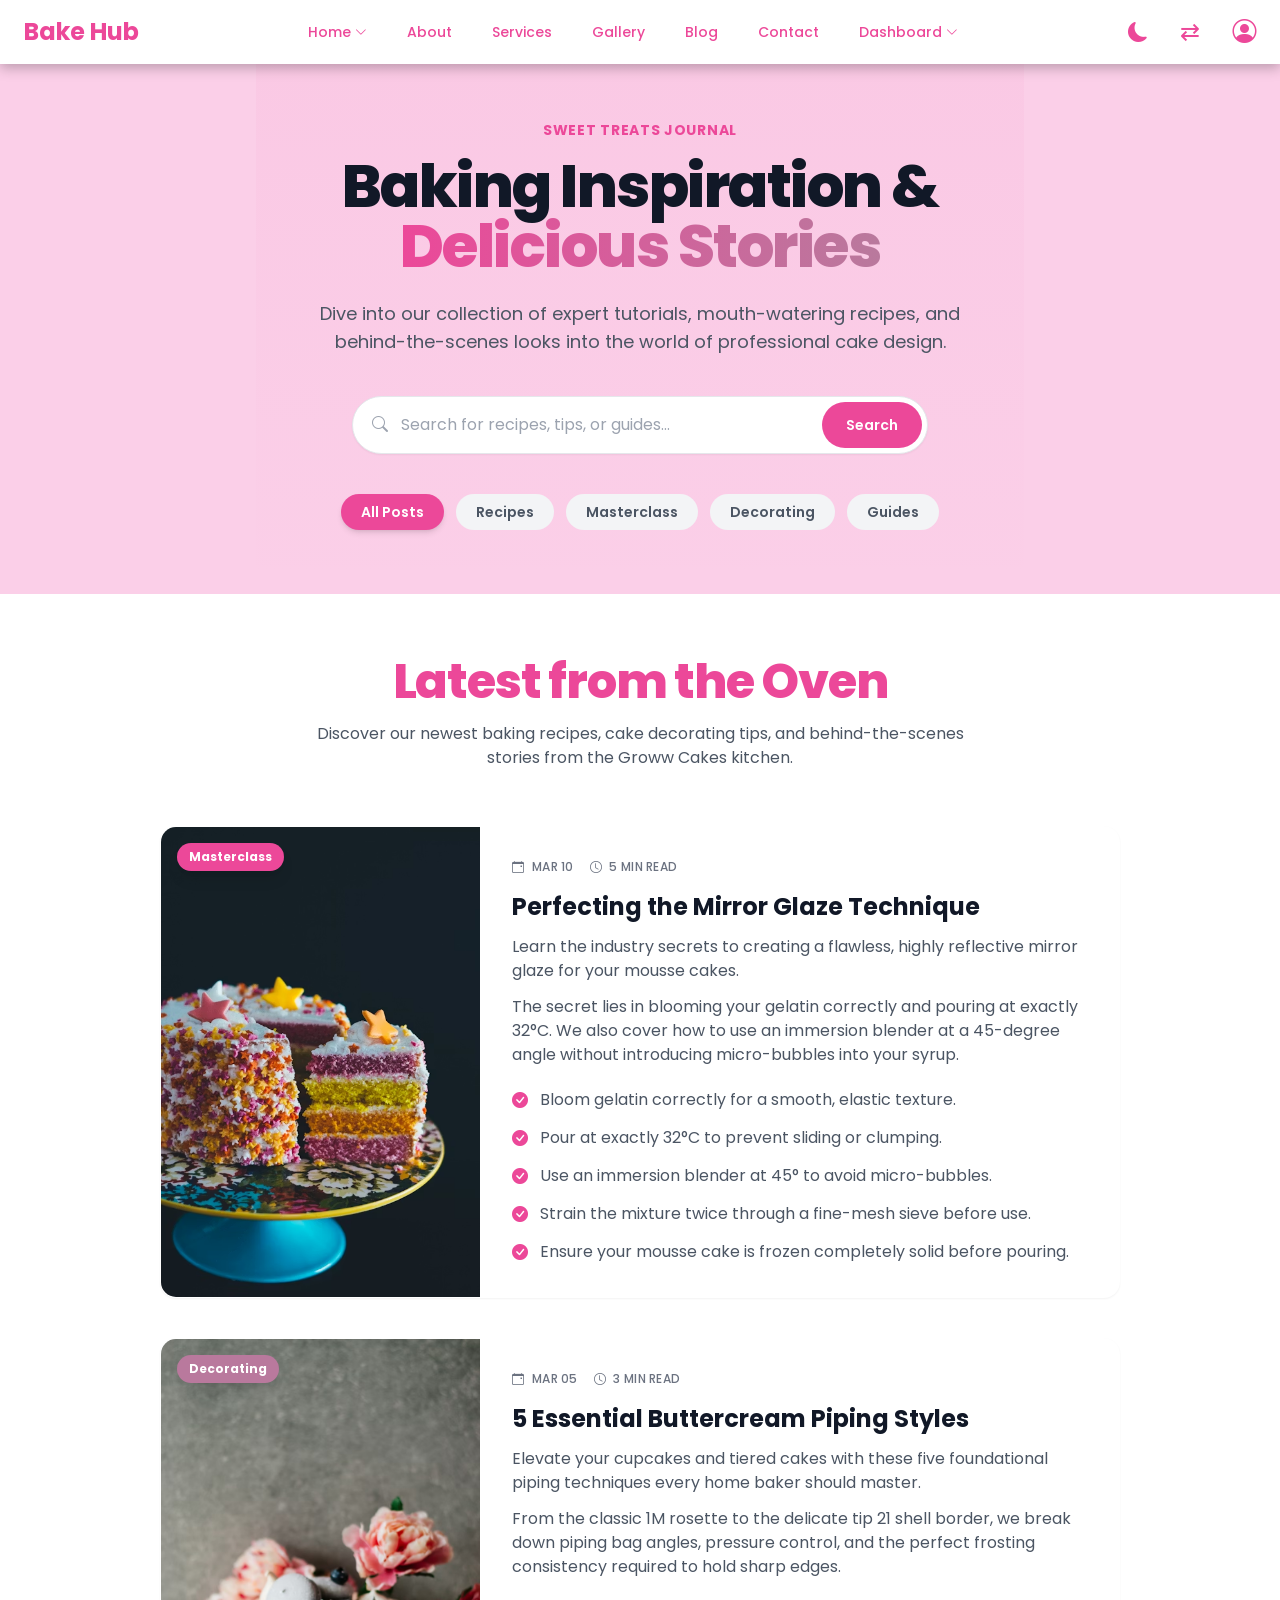
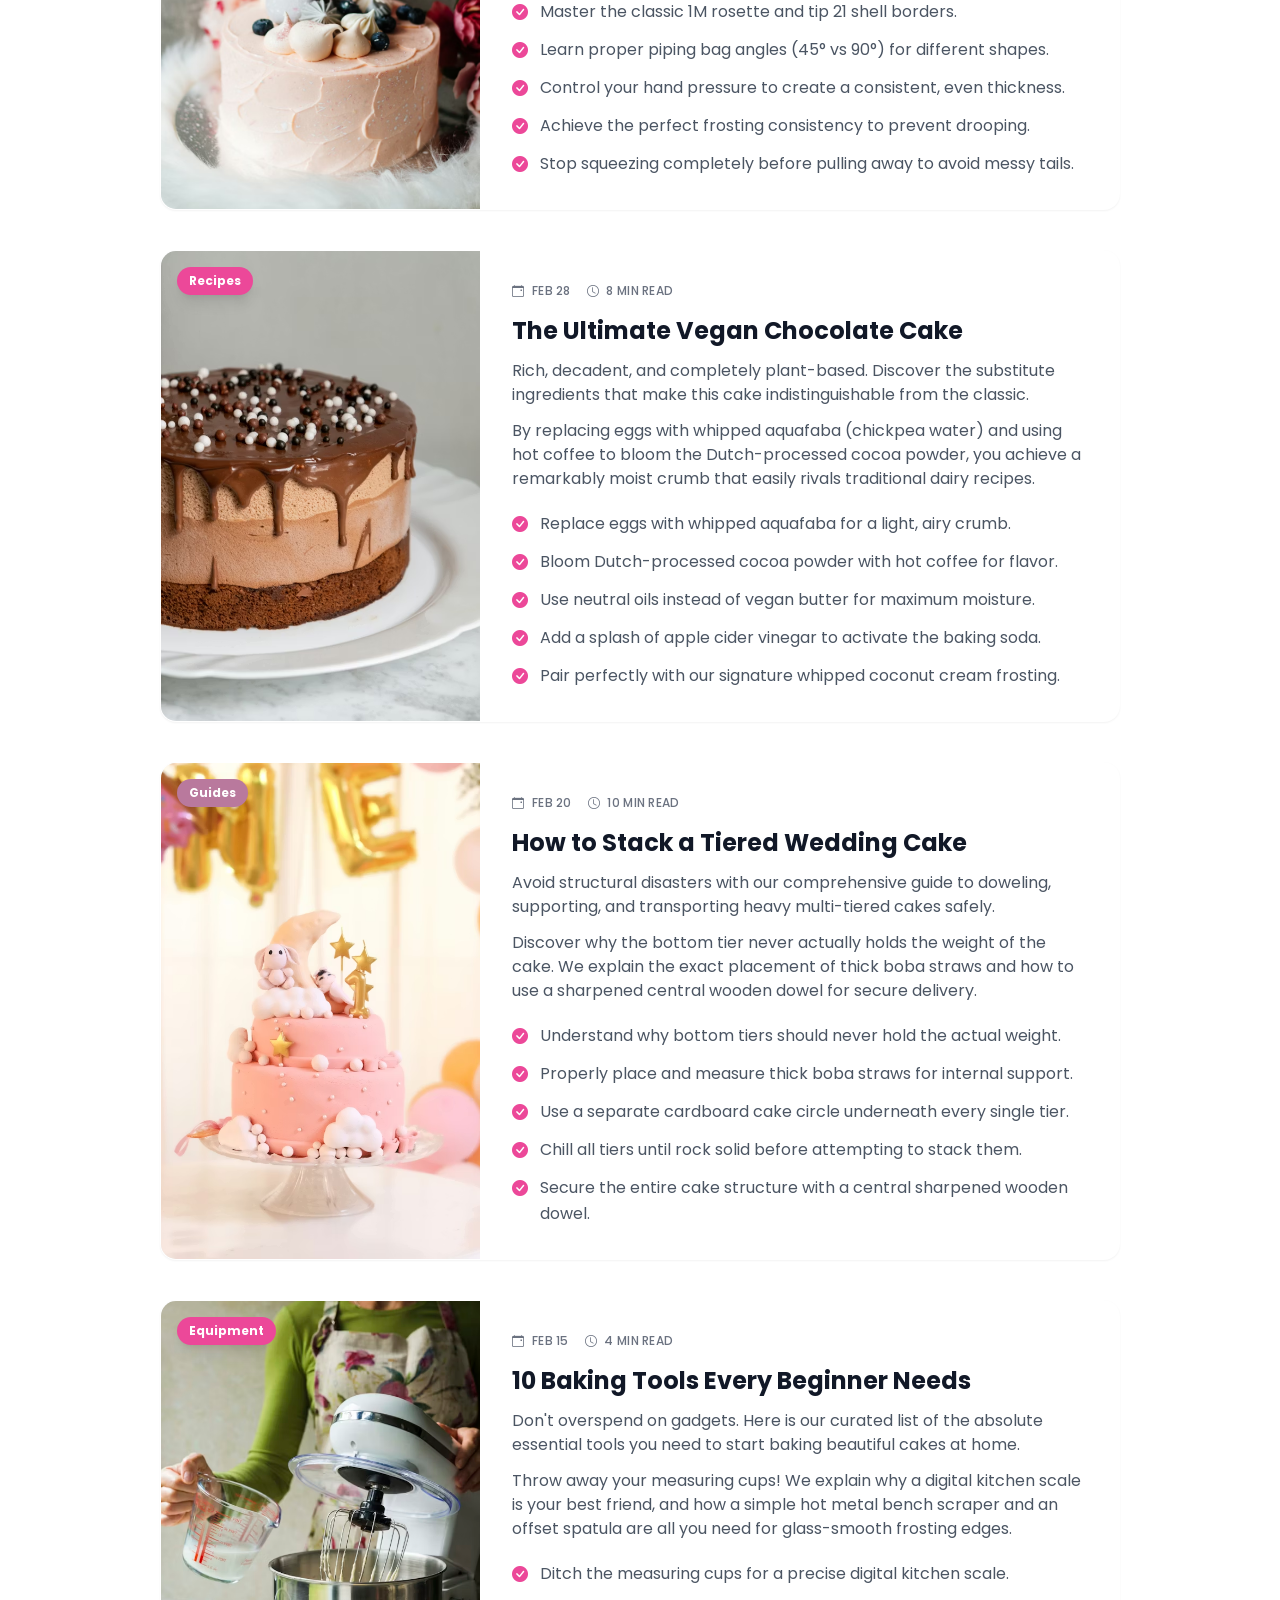
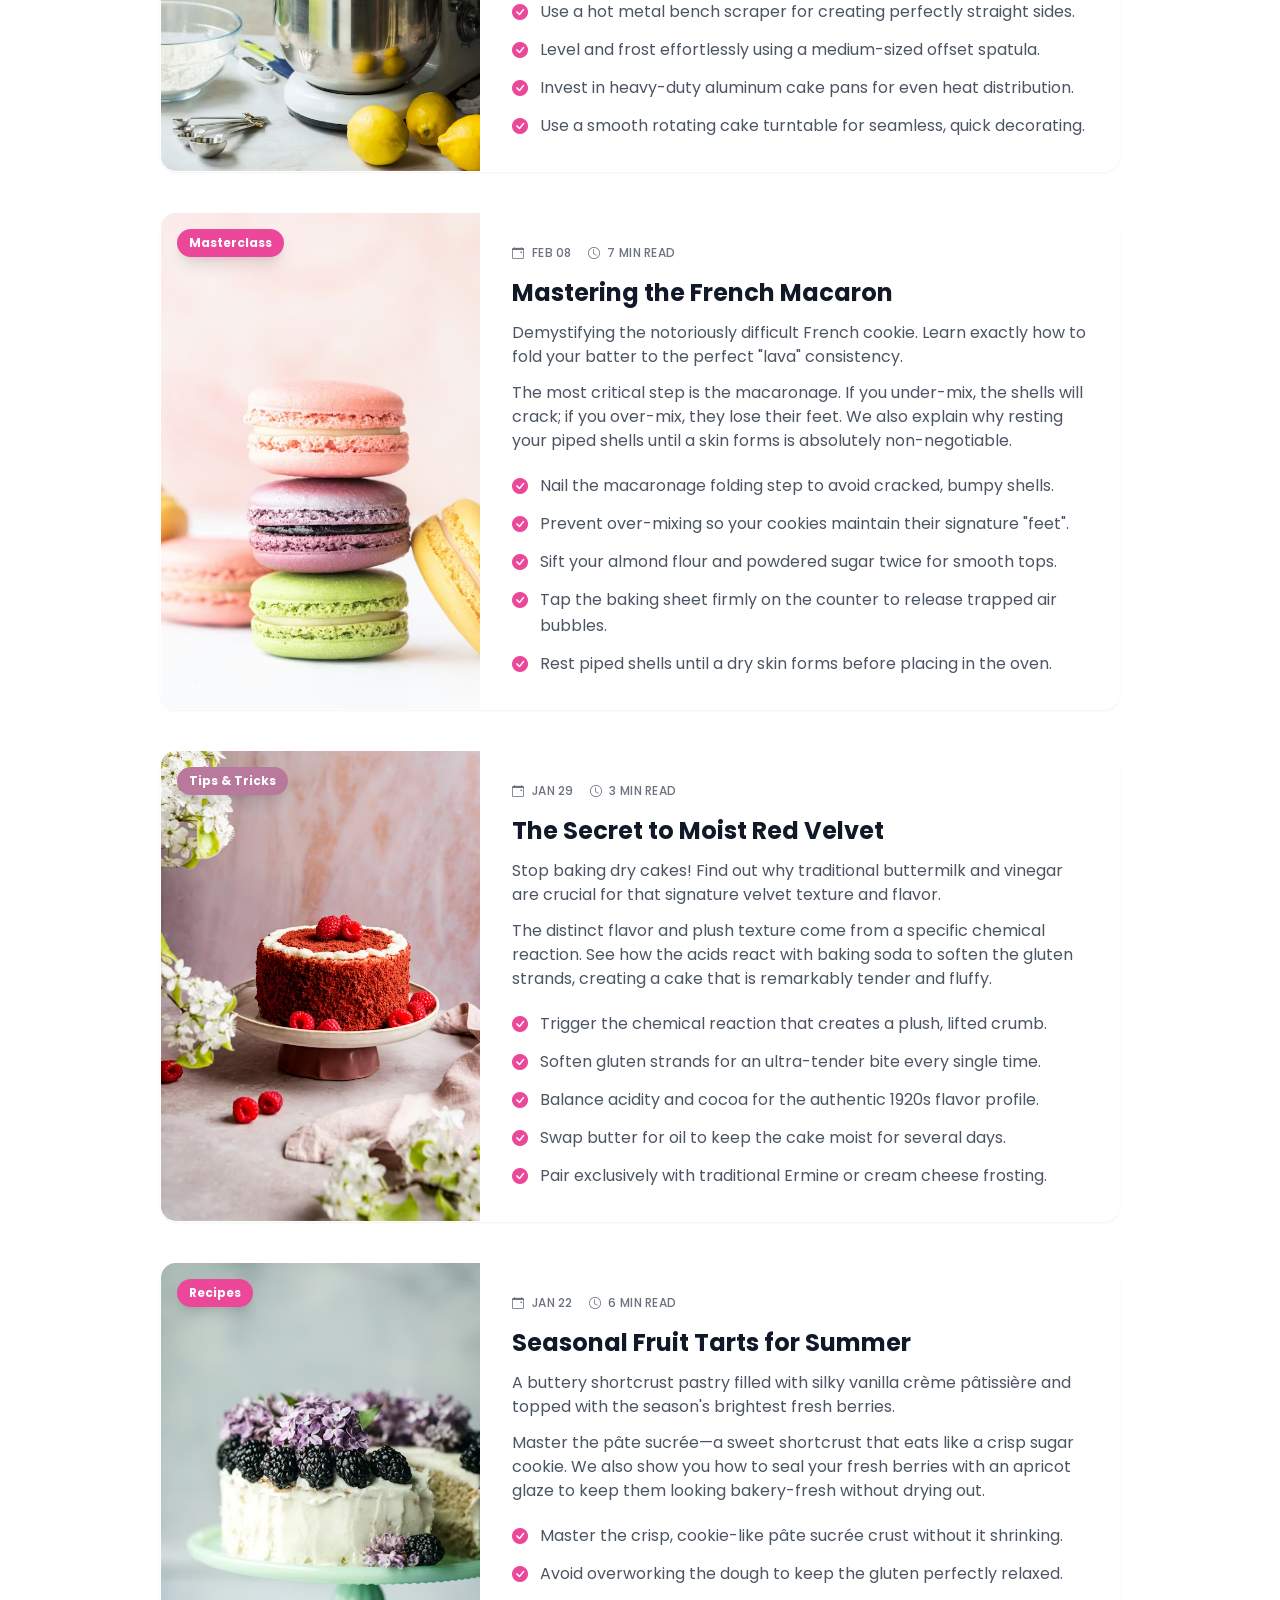
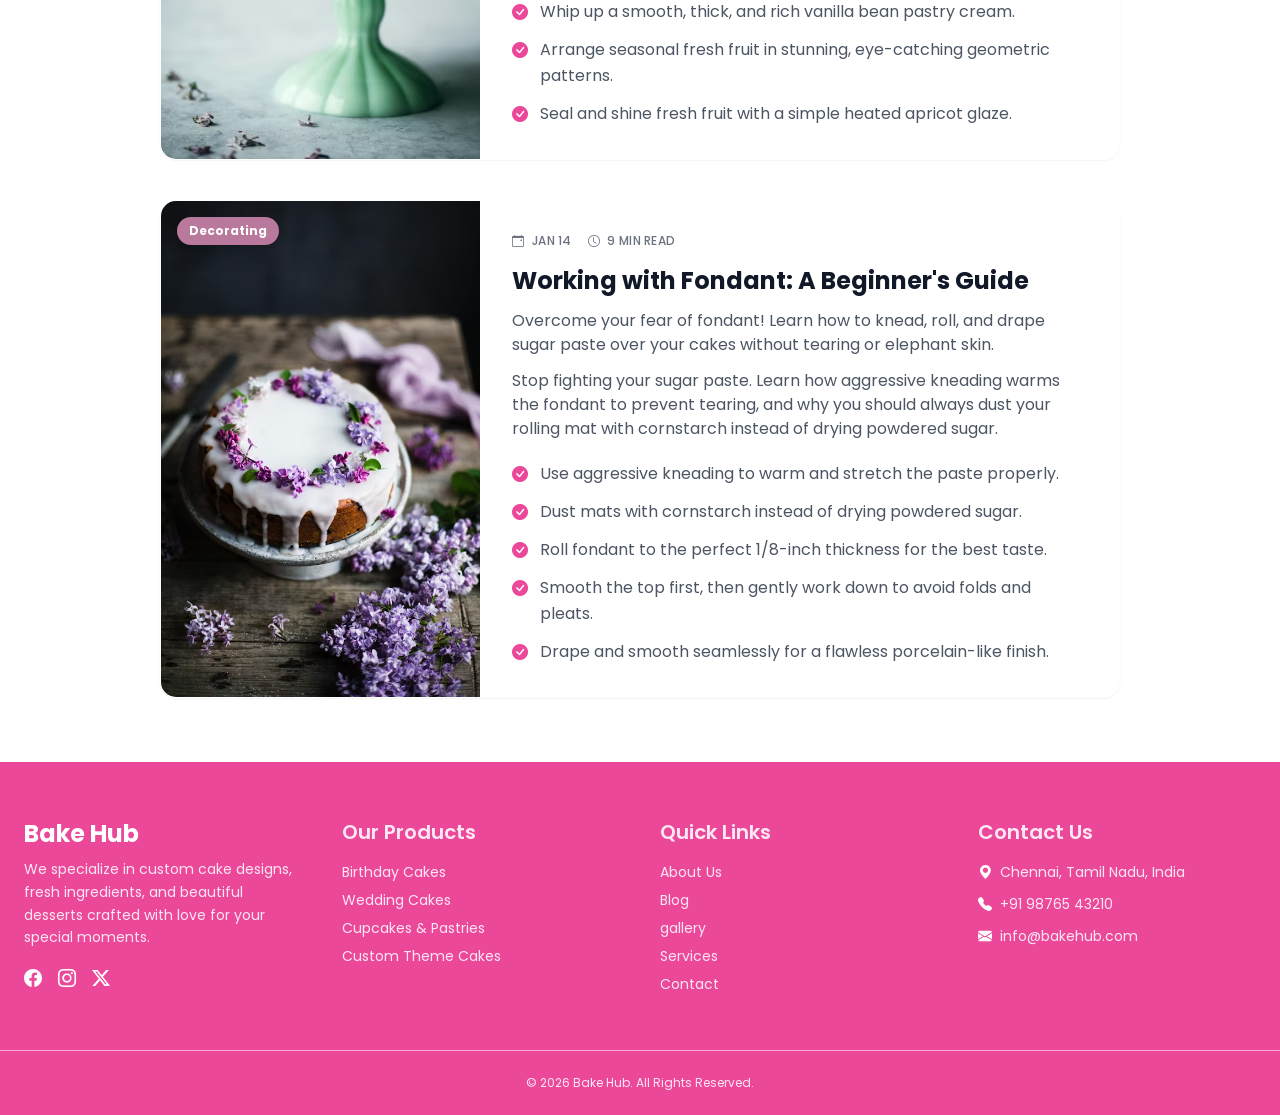
<file: blog-details.html>
<!DOCTYPE html>
<html lang="en">

<head>
  <meta charset="UTF-8">
  <meta name="viewport" content="width=device-width, initial-scale=1.0">
  <title>Blog Details - Bake Hub</title>
  <link rel="icon" href="images/logo.jpeg">
  <script src="tailwind.js"></script>
  <link rel="stylesheet" href="https://cdn.jsdelivr.net/npm/bootstrap-icons@1.11.3/font/bootstrap-icons.min.css">
  <link rel="stylesheet" href="navbar.css">
  <link rel="stylesheet" href="footer.css">
  <link rel="preconnect" href="https://fonts.googleapis.com">
  <link rel="preconnect" href="https://fonts.gstatic.com" crossorigin>
  <link href="https://fonts.googleapis.com/css2?family=Poppins:wght@300;400;500;600;700&display=swap" rel="stylesheet">
  <style>
    /* RTL */
    .rtl {
      direction: rtl;
    }

    [dir="rtl"] .title {
      margin-right: 20px !important;
    }

    /* THEME TOGGLE */
    :root {
      --home-bg: #ffffff;
      --text-color: #111111;
    }

    [data-theme="dark"] {
      --home-bg: #000000;
      --text-color: #ffffff;
    }

    body {
      background-color: var(--home-bg) !important;
      color: var(--text-color);
      transition: background-color 0.4s ease, color 0.4s ease;
    }

    [data-theme="dark"] section,
    [data-theme="dark"] .card {
      background-color: #000000 !important;
    }

    [data-theme="dark"] .btn,
    [data-theme="dark"] .btn1:hover {
      color: #000000 !important;
    }

    [data-theme="dark"] body,
    [data-theme="dark"] p,
    [data-theme="dark"] h1,
    [data-theme="dark"] h2,
    [data-theme="dark"] h3,
    [data-theme="dark"] h4,
    [data-theme="dark"] h5,
    [data-theme="dark"] h6,
    [data-theme="dark"] span,
    [data-theme="dark"] li,
    [data-theme="dark"] a,
    [data-theme="dark"] label,
    [data-theme="dark"] small,
    [data-theme="dark"] strong,
    [data-theme="dark"] .title {
      color: #ffffff !important;
    }
  </style>
</head>

<body class="font-sans">
  <!-- navbar -->
  <div id="navbar"></div>
  <!-- HERO BANNER -->

  <section
    class="relative w-full bg-pink-200  pt-12 pb-10 sm:pt-20 sm:pb-16 overflow-hidden transition-colors duration-300">

    <div
      class="absolute top-0 left-1/2 -translate-x-1/2 w-full max-w-3xl h-full bg-gradient-to-b from-[#EC4899]/5 to-transparent pointer-events-none">
    </div>

    <div class="relative z-10 max-w-4xl mx-auto px-4 sm:px-6 text-center">

      <span class="text-[#EC4899] font-bold tracking-wider uppercase text-xs sm:text-sm mb-4 block mt-10">
        Sweet Treats Journal
      </span>

      <h1 class="text-4xl sm:text-5xl md:text-6xl font-extrabold text-gray-900  mb-6 tracking-tight leading-tight">
        Baking Inspiration & <br class="hidden sm:block" />
        <span class="text-transparent bg-clip-text bg-gradient-to-r from-[#EC4899] to-[#b9799d]">Delicious
          Stories</span>
      </h1>

      <p class="text-base sm:text-lg text-gray-600  mb-10 max-w-2xl mx-auto leading-relaxed">
        Dive into our collection of expert tutorials, mouth-watering recipes, and behind-the-scenes looks into the world
        of professional cake design.
      </p>

      <div class="max-w-xl mx-auto relative flex items-center mb-10 w-full">
        <i class="bi bi-search absolute left-5 text-gray-400 z-10"></i>
        <input type="text" placeholder="Search for recipes, tips, or guides..."
          class="w-full py-3.5 sm:py-4 pl-12 pr-28 sm:pr-32 rounded-full border border-gray-200 dark:border-gray-700 bg-white dark:bg-[#0f0a1f] text-gray-900 dark:text-white focus:outline-none focus:border-[#EC4899] focus:ring-1 focus:ring-[#EC4899] shadow-sm transition-all">
        <button
          class="absolute right-1.5 top-1.5 bottom-1.5 px-4 sm:px-6 bg-[#EC4899] hover:bg-[#b9799d] text-white rounded-full font-semibold transition-colors duration-300 text-sm">
          Search
        </button>
      </div>

      <div class="flex flex-wrap justify-center gap-2 sm:gap-3">
        <button
          class="px-5 py-2 rounded-full bg-[#EC4899] text-white text-sm font-semibold shadow-md transition-transform hover:-translate-y-0.5">
          All Posts
        </button>
        <button
          class="px-5 py-2 rounded-full bg-gray-100  text-gray-600  hover:bg-[#f3dde9] hover:text-[#EC4899] text-sm font-semibold transition-all hover:-translate-y-0.5">
          Recipes
        </button>
        <button
          class="px-5 py-2 rounded-full bg-gray-100  text-gray-600  hover:bg-[#f3dde9] hover:text-[#EC4899] text-sm font-semibold transition-all hover:-translate-y-0.5">
          Masterclass
        </button>
        <button
          class="px-5 py-2 rounded-full bg-gray-100  text-gray-600  hover:bg-[#f3dde9] hover:text-[#EC4899] text-sm font-semibold transition-all hover:-translate-y-0.5">
          Decorating
        </button>
        <button
          class="px-5 py-2 rounded-full bg-gray-100  text-gray-600 hover:bg-[#f3dde9] hover:text-[#EC4899] text-sm font-semibold transition-all hover:-translate-y-0.5">
          Guides
        </button>
      </div>

    </div>
  </section>
  <!-- SECTION1 -->
  <section class="w-full max-w-5xl mx-auto px-4 sm:px-6 lg:px-8 py-12 sm:py-16">

    <div class="text-center mb-10 sm:mb-14">
      <h2 class="text-[#EC4899] text-3xl sm:text-4xl md:text-5xl font-extrabold mb-4 tracking-tight">
        Latest from the Oven
      </h2>
      <p class="text-sm sm:text-base text-gray-600 max-w-2xl mx-auto">
        Discover our newest baking recipes, cake decorating tips, and behind-the-scenes stories from the Groww Cakes
        kitchen.
      </p>
    </div>

    <div class="grid grid-cols-1 gap-6 sm:gap-10">

      <article
        class="card group bg-white rounded-2xl overflow-hidden shadow-sm hover:shadow-xl border border-white/10 transition-all duration-300 flex flex-col md:flex-row">
        <div class="relative w-full md:w-2/5 lg:w-1/3 h-64 md:h-auto shrink-0 overflow-hidden bg-gray-100">
          <img src="images/pic2.avif" alt="Mirror Glaze"
            class="absolute inset-0 w-full h-full object-cover transform group-hover:scale-105 transition-transform duration-700 ease-in-out">
          <div
            class="absolute top-4 left-4 bg-[#EC4899] text-white text-xs font-bold px-3 py-1.5 rounded-full shadow-lg z-10">
            Masterclass</div>
        </div>
        <div class="p-6 md:p-8 flex flex-col flex-1 justify-center">
          <div class="flex items-center gap-4 text-xs font-medium text-gray-500 mb-4 uppercase tracking-wide">
            <span><i class="bi bi-calendar-event mr-1"></i> Mar 10</span>
            <span><i class="bi bi-clock mr-1"></i> 5 min read</span>
          </div>
          <h3
            class="text-xl md:text-2xl font-bold text-gray-900 mb-3 group-hover:text-[#EC4899] transition-colors duration-300">
            Perfecting the Mirror Glaze Technique</h3>

          <p class="text-sm md:text-base text-gray-600 mb-3 leading-relaxed">Learn the industry secrets to creating a
            flawless, highly reflective mirror glaze for your mousse cakes.</p>
          <p class="text-sm md:text-base text-gray-600 mb-5 leading-relaxed">The secret lies in blooming your gelatin
            correctly and pouring at exactly 32°C. We also cover how to use an immersion blender at a 45-degree angle
            without introducing micro-bubbles into your syrup.</p>

          <ul class="space-y-3">
            <li class="flex items-start gap-3 text-sm md:text-base text-gray-600">
              <i class="bi bi-check-circle-fill text-[#EC4899] mt-0.5 shrink-0"></i>
              <span class="leading-relaxed">Bloom gelatin correctly for a smooth, elastic texture.</span>
            </li>
            <li class="flex items-start gap-3 text-sm md:text-base text-gray-600">
              <i class="bi bi-check-circle-fill text-[#EC4899] mt-0.5 shrink-0"></i>
              <span class="leading-relaxed">Pour at exactly 32°C to prevent sliding or clumping.</span>
            </li>
            <li class="flex items-start gap-3 text-sm md:text-base text-gray-600">
              <i class="bi bi-check-circle-fill text-[#EC4899] mt-0.5 shrink-0"></i>
              <span class="leading-relaxed">Use an immersion blender at 45° to avoid micro-bubbles.</span>
            </li>
            <li class="flex items-start gap-3 text-sm md:text-base text-gray-600">
              <i class="bi bi-check-circle-fill text-[#EC4899] mt-0.5 shrink-0"></i>
              <span class="leading-relaxed">Strain the mixture twice through a fine-mesh sieve before use.</span>
            </li>
            <li class="flex items-start gap-3 text-sm md:text-base text-gray-600">
              <i class="bi bi-check-circle-fill text-[#EC4899] mt-0.5 shrink-0"></i>
              <span class="leading-relaxed">Ensure your mousse cake is frozen completely solid before pouring.</span>
            </li>
          </ul>
        </div>
      </article>

      <article
        class="card group bg-white rounded-2xl overflow-hidden shadow-sm hover:shadow-xl border border-white/10 transition-all duration-300 flex flex-col md:flex-row">
        <div class="relative w-full md:w-2/5 lg:w-1/3 h-64 md:h-auto shrink-0 overflow-hidden bg-gray-100">
          <img src="images/pic3.avif" alt="Buttercream"
            class="absolute inset-0 w-full h-full object-cover transform group-hover:scale-105 transition-transform duration-700 ease-in-out">
          <div
            class="absolute top-4 left-4 bg-[#b9799d] text-white text-xs font-bold px-3 py-1.5 rounded-full shadow-lg z-10">
            Decorating</div>
        </div>
        <div class="p-6 md:p-8 flex flex-col flex-1 justify-center">
          <div class="flex items-center gap-4 text-xs font-medium text-gray-500 mb-4 uppercase tracking-wide">
            <span><i class="bi bi-calendar-event mr-1"></i> Mar 05</span>
            <span><i class="bi bi-clock mr-1"></i> 3 min read</span>
          </div>
          <h3
            class="text-xl md:text-2xl font-bold text-gray-900 mb-3 group-hover:text-[#EC4899] transition-colors duration-300">
            5 Essential Buttercream Piping Styles</h3>

          <p class="text-sm md:text-base text-gray-600 mb-3 leading-relaxed">Elevate your cupcakes and tiered cakes with
            these five foundational piping techniques every home baker should master.</p>
          <p class="text-sm md:text-base text-gray-600 mb-5 leading-relaxed">From the classic 1M rosette to the delicate
            tip 21 shell border, we break down piping bag angles, pressure control, and the perfect frosting consistency
            required to hold sharp edges.</p>

          <ul class="space-y-3">
            <li class="flex items-start gap-3 text-sm md:text-base text-gray-600">
              <i class="bi bi-check-circle-fill text-[#EC4899] mt-0.5 shrink-0"></i>
              <span class="leading-relaxed">Master the classic 1M rosette and tip 21 shell borders.</span>
            </li>
            <li class="flex items-start gap-3 text-sm md:text-base text-gray-600">
              <i class="bi bi-check-circle-fill text-[#EC4899] mt-0.5 shrink-0"></i>
              <span class="leading-relaxed">Learn proper piping bag angles (45° vs 90°) for different shapes.</span>
            </li>
            <li class="flex items-start gap-3 text-sm md:text-base text-gray-600">
              <i class="bi bi-check-circle-fill text-[#EC4899] mt-0.5 shrink-0"></i>
              <span class="leading-relaxed">Control your hand pressure to create a consistent, even thickness.</span>
            </li>
            <li class="flex items-start gap-3 text-sm md:text-base text-gray-600">
              <i class="bi bi-check-circle-fill text-[#EC4899] mt-0.5 shrink-0"></i>
              <span class="leading-relaxed">Achieve the perfect frosting consistency to prevent drooping.</span>
            </li>
            <li class="flex items-start gap-3 text-sm md:text-base text-gray-600">
              <i class="bi bi-check-circle-fill text-[#EC4899] mt-0.5 shrink-0"></i>
              <span class="leading-relaxed">Stop squeezing completely before pulling away to avoid messy tails.</span>
            </li>
          </ul>
        </div>
      </article>

      <article
        class="card group bg-white rounded-2xl overflow-hidden shadow-sm hover:shadow-xl border border-white/10 transition-all duration-300 flex flex-col md:flex-row">
        <div class="relative w-full md:w-2/5 lg:w-1/3 h-64 md:h-auto shrink-0 overflow-hidden bg-gray-100">
          <img src="images/cake1.avif" alt="Vegan Cake"
            class="absolute inset-0 w-full h-full object-cover transform group-hover:scale-105 transition-transform duration-700 ease-in-out">
          <div
            class="absolute top-4 left-4 bg-[#EC4899] text-white text-xs font-bold px-3 py-1.5 rounded-full shadow-lg z-10">
            Recipes</div>
        </div>
        <div class="p-6 md:p-8 flex flex-col flex-1 justify-center">
          <div class="flex items-center gap-4 text-xs font-medium text-gray-500 mb-4 uppercase tracking-wide">
            <span><i class="bi bi-calendar-event mr-1"></i> Feb 28</span>
            <span><i class="bi bi-clock mr-1"></i> 8 min read</span>
          </div>
          <h3
            class="text-xl md:text-2xl font-bold text-gray-900 mb-3 group-hover:text-[#EC4899] transition-colors duration-300">
            The Ultimate Vegan Chocolate Cake</h3>

          <p class="text-sm md:text-base text-gray-600 mb-3 leading-relaxed">Rich, decadent, and completely plant-based.
            Discover the substitute ingredients that make this cake indistinguishable from the classic.</p>
          <p class="text-sm md:text-base text-gray-600 mb-5 leading-relaxed">By replacing eggs with whipped aquafaba
            (chickpea water) and using hot coffee to bloom the Dutch-processed cocoa powder, you achieve a remarkably
            moist crumb that easily rivals traditional dairy recipes.</p>

          <ul class="space-y-3">
            <li class="flex items-start gap-3 text-sm md:text-base text-gray-600">
              <i class="bi bi-check-circle-fill text-[#EC4899] mt-0.5 shrink-0"></i>
              <span class="leading-relaxed">Replace eggs with whipped aquafaba for a light, airy crumb.</span>
            </li>
            <li class="flex items-start gap-3 text-sm md:text-base text-gray-600">
              <i class="bi bi-check-circle-fill text-[#EC4899] mt-0.5 shrink-0"></i>
              <span class="leading-relaxed">Bloom Dutch-processed cocoa powder with hot coffee for flavor.</span>
            </li>
            <li class="flex items-start gap-3 text-sm md:text-base text-gray-600">
              <i class="bi bi-check-circle-fill text-[#EC4899] mt-0.5 shrink-0"></i>
              <span class="leading-relaxed">Use neutral oils instead of vegan butter for maximum moisture.</span>
            </li>
            <li class="flex items-start gap-3 text-sm md:text-base text-gray-600">
              <i class="bi bi-check-circle-fill text-[#EC4899] mt-0.5 shrink-0"></i>
              <span class="leading-relaxed">Add a splash of apple cider vinegar to activate the baking soda.</span>
            </li>
            <li class="flex items-start gap-3 text-sm md:text-base text-gray-600">
              <i class="bi bi-check-circle-fill text-[#EC4899] mt-0.5 shrink-0"></i>
              <span class="leading-relaxed">Pair perfectly with our signature whipped coconut cream frosting.</span>
            </li>
          </ul>
        </div>
      </article>

      <article
        class="card group bg-white rounded-2xl overflow-hidden shadow-sm hover:shadow-xl border border-white/10 transition-all duration-300 flex flex-col md:flex-row">
        <div class="relative w-full md:w-2/5 lg:w-1/3 h-64 md:h-auto shrink-0 overflow-hidden bg-gray-100">
          <img src="images/img2.avif" alt="Wedding Cake"
            class="absolute inset-0 w-full h-full object-cover transform group-hover:scale-105 transition-transform duration-700 ease-in-out">
          <div
            class="absolute top-4 left-4 bg-[#b9799d] text-white text-xs font-bold px-3 py-1.5 rounded-full shadow-lg z-10">
            Guides</div>
        </div>
        <div class="p-6 md:p-8 flex flex-col flex-1 justify-center">
          <div class="flex items-center gap-4 text-xs font-medium text-gray-500 mb-4 uppercase tracking-wide">
            <span><i class="bi bi-calendar-event mr-1"></i> Feb 20</span>
            <span><i class="bi bi-clock mr-1"></i> 10 min read</span>
          </div>
          <h3
            class="text-xl md:text-2xl font-bold text-gray-900 mb-3 group-hover:text-[#EC4899] transition-colors duration-300">
            How to Stack a Tiered Wedding Cake</h3>

          <p class="text-sm md:text-base text-gray-600 mb-3 leading-relaxed">Avoid structural disasters with our
            comprehensive guide to doweling, supporting, and transporting heavy multi-tiered cakes safely.</p>
          <p class="text-sm md:text-base text-gray-600 mb-5 leading-relaxed">Discover why the bottom tier never actually
            holds the weight of the cake. We explain the exact placement of thick boba straws and how to use a sharpened
            central wooden dowel for secure delivery.</p>

          <ul class="space-y-3">
            <li class="flex items-start gap-3 text-sm md:text-base text-gray-600">
              <i class="bi bi-check-circle-fill text-[#EC4899] mt-0.5 shrink-0"></i>
              <span class="leading-relaxed">Understand why bottom tiers should never hold the actual weight.</span>
            </li>
            <li class="flex items-start gap-3 text-sm md:text-base text-gray-600">
              <i class="bi bi-check-circle-fill text-[#EC4899] mt-0.5 shrink-0"></i>
              <span class="leading-relaxed">Properly place and measure thick boba straws for internal support.</span>
            </li>
            <li class="flex items-start gap-3 text-sm md:text-base text-gray-600">
              <i class="bi bi-check-circle-fill text-[#EC4899] mt-0.5 shrink-0"></i>
              <span class="leading-relaxed">Use a separate cardboard cake circle underneath every single tier.</span>
            </li>
            <li class="flex items-start gap-3 text-sm md:text-base text-gray-600">
              <i class="bi bi-check-circle-fill text-[#EC4899] mt-0.5 shrink-0"></i>
              <span class="leading-relaxed">Chill all tiers until rock solid before attempting to stack them.</span>
            </li>
            <li class="flex items-start gap-3 text-sm md:text-base text-gray-600">
              <i class="bi bi-check-circle-fill text-[#EC4899] mt-0.5 shrink-0"></i>
              <span class="leading-relaxed">Secure the entire cake structure with a central sharpened wooden
                dowel.</span>
            </li>
          </ul>
        </div>
      </article>

      <article
        class="card group bg-white rounded-2xl overflow-hidden shadow-sm hover:shadow-xl border border-white/10 transition-all duration-300 flex flex-col md:flex-row">
        <div class="relative w-full md:w-2/5 lg:w-1/3 h-64 md:h-auto shrink-0 overflow-hidden bg-gray-100">
          <img src="images/pic4.avif" alt="Baking Tools"
            class="absolute inset-0 w-full h-full object-cover transform group-hover:scale-105 transition-transform duration-700 ease-in-out">
          <div
            class="absolute top-4 left-4 bg-[#EC4899] text-white text-xs font-bold px-3 py-1.5 rounded-full shadow-lg z-10">
            Equipment</div>
        </div>
        <div class="p-6 md:p-8 flex flex-col flex-1 justify-center">
          <div class="flex items-center gap-4 text-xs font-medium text-gray-500 mb-4 uppercase tracking-wide">
            <span><i class="bi bi-calendar-event mr-1"></i> Feb 15</span>
            <span><i class="bi bi-clock mr-1"></i> 4 min read</span>
          </div>
          <h3
            class="text-xl md:text-2xl font-bold text-gray-900 mb-3 group-hover:text-[#EC4899] transition-colors duration-300">
            10 Baking Tools Every Beginner Needs</h3>

          <p class="text-sm md:text-base text-gray-600 mb-3 leading-relaxed">Don't overspend on gadgets. Here is our
            curated list of the absolute essential tools you need to start baking beautiful cakes at home.</p>
          <p class="text-sm md:text-base text-gray-600 mb-5 leading-relaxed">Throw away your measuring cups! We explain
            why a digital kitchen scale is your best friend, and how a simple hot metal bench scraper and an offset
            spatula are all you need for glass-smooth frosting edges.</p>

          <ul class="space-y-3">
            <li class="flex items-start gap-3 text-sm md:text-base text-gray-600">
              <i class="bi bi-check-circle-fill text-[#EC4899] mt-0.5 shrink-0"></i>
              <span class="leading-relaxed">Ditch the measuring cups for a precise digital kitchen scale.</span>
            </li>
            <li class="flex items-start gap-3 text-sm md:text-base text-gray-600">
              <i class="bi bi-check-circle-fill text-[#EC4899] mt-0.5 shrink-0"></i>
              <span class="leading-relaxed">Use a hot metal bench scraper for creating perfectly straight sides.</span>
            </li>
            <li class="flex items-start gap-3 text-sm md:text-base text-gray-600">
              <i class="bi bi-check-circle-fill text-[#EC4899] mt-0.5 shrink-0"></i>
              <span class="leading-relaxed">Level and frost effortlessly using a medium-sized offset spatula.</span>
            </li>
            <li class="flex items-start gap-3 text-sm md:text-base text-gray-600">
              <i class="bi bi-check-circle-fill text-[#EC4899] mt-0.5 shrink-0"></i>
              <span class="leading-relaxed">Invest in heavy-duty aluminum cake pans for even heat distribution.</span>
            </li>
            <li class="flex items-start gap-3 text-sm md:text-base text-gray-600">
              <i class="bi bi-check-circle-fill text-[#EC4899] mt-0.5 shrink-0"></i>
              <span class="leading-relaxed">Use a smooth rotating cake turntable for seamless, quick decorating.</span>
            </li>
          </ul>
        </div>
      </article>

      <article
        class="card group bg-white rounded-2xl overflow-hidden shadow-sm hover:shadow-xl border border-white/10 transition-all duration-300 flex flex-col md:flex-row">
        <div class="relative w-full md:w-2/5 lg:w-1/3 h-64 md:h-auto shrink-0 overflow-hidden bg-gray-100">
          <img src="images/pic5.avif" alt="Macarons"
            class="absolute inset-0 w-full h-full object-cover transform group-hover:scale-105 transition-transform duration-700 ease-in-out">
          <div
            class="absolute top-4 left-4 bg-[#EC4899] text-white text-xs font-bold px-3 py-1.5 rounded-full shadow-lg z-10">
            Masterclass</div>
        </div>
        <div class="p-6 md:p-8 flex flex-col flex-1 justify-center">
          <div class="flex items-center gap-4 text-xs font-medium text-gray-500 mb-4 uppercase tracking-wide">
            <span><i class="bi bi-calendar-event mr-1"></i> Feb 08</span>
            <span><i class="bi bi-clock mr-1"></i> 7 min read</span>
          </div>
          <h3
            class="text-xl md:text-2xl font-bold text-gray-900 mb-3 group-hover:text-[#EC4899] transition-colors duration-300">
            Mastering the French Macaron</h3>

          <p class="text-sm md:text-base text-gray-600 mb-3 leading-relaxed">Demystifying the notoriously difficult
            French cookie. Learn exactly how to fold your batter to the perfect "lava" consistency.</p>
          <p class="text-sm md:text-base text-gray-600 mb-5 leading-relaxed">The most critical step is the macaronage.
            If you under-mix, the shells will crack; if you over-mix, they lose their feet. We also explain why resting
            your piped shells until a skin forms is absolutely non-negotiable.</p>

          <ul class="space-y-3">
            <li class="flex items-start gap-3 text-sm md:text-base text-gray-600">
              <i class="bi bi-check-circle-fill text-[#EC4899] mt-0.5 shrink-0"></i>
              <span class="leading-relaxed">Nail the macaronage folding step to avoid cracked, bumpy shells.</span>
            </li>
            <li class="flex items-start gap-3 text-sm md:text-base text-gray-600">
              <i class="bi bi-check-circle-fill text-[#EC4899] mt-0.5 shrink-0"></i>
              <span class="leading-relaxed">Prevent over-mixing so your cookies maintain their signature "feet".</span>
            </li>
            <li class="flex items-start gap-3 text-sm md:text-base text-gray-600">
              <i class="bi bi-check-circle-fill text-[#EC4899] mt-0.5 shrink-0"></i>
              <span class="leading-relaxed">Sift your almond flour and powdered sugar twice for smooth tops.</span>
            </li>
            <li class="flex items-start gap-3 text-sm md:text-base text-gray-600">
              <i class="bi bi-check-circle-fill text-[#EC4899] mt-0.5 shrink-0"></i>
              <span class="leading-relaxed">Tap the baking sheet firmly on the counter to release trapped air
                bubbles.</span>
            </li>
            <li class="flex items-start gap-3 text-sm md:text-base text-gray-600">
              <i class="bi bi-check-circle-fill text-[#EC4899] mt-0.5 shrink-0"></i>
              <span class="leading-relaxed">Rest piped shells until a dry skin forms before placing in the oven.</span>
            </li>
          </ul>
        </div>
      </article>

      <article
        class="card group bg-white rounded-2xl overflow-hidden shadow-sm hover:shadow-xl border border-white/10 transition-all duration-300 flex flex-col md:flex-row">
        <div class="relative w-full md:w-2/5 lg:w-1/3 h-64 md:h-auto shrink-0 overflow-hidden bg-gray-100">
          <img src="images/cake3.avif" alt="Red Velvet"
            class="absolute inset-0 w-full h-full object-cover transform group-hover:scale-105 transition-transform duration-700 ease-in-out">
          <div
            class="absolute top-4 left-4 bg-[#b9799d] text-white text-xs font-bold px-3 py-1.5 rounded-full shadow-lg z-10">
            Tips & Tricks</div>
        </div>
        <div class="p-6 md:p-8 flex flex-col flex-1 justify-center">
          <div class="flex items-center gap-4 text-xs font-medium text-gray-500 mb-4 uppercase tracking-wide">
            <span><i class="bi bi-calendar-event mr-1"></i> Jan 29</span>
            <span><i class="bi bi-clock mr-1"></i> 3 min read</span>
          </div>
          <h3
            class="text-xl md:text-2xl font-bold text-gray-900 mb-3 group-hover:text-[#EC4899] transition-colors duration-300">
            The Secret to Moist Red Velvet</h3>

          <p class="text-sm md:text-base text-gray-600 mb-3 leading-relaxed">Stop baking dry cakes! Find out why
            traditional buttermilk and vinegar are crucial for that signature velvet texture and flavor.</p>
          <p class="text-sm md:text-base text-gray-600 mb-5 leading-relaxed">The distinct flavor and plush texture come
            from a specific chemical reaction. See how the acids react with baking soda to soften the gluten strands,
            creating a cake that is remarkably tender and fluffy.</p>

          <ul class="space-y-3">
            <li class="flex items-start gap-3 text-sm md:text-base text-gray-600">
              <i class="bi bi-check-circle-fill text-[#EC4899] mt-0.5 shrink-0"></i>
              <span class="leading-relaxed">Trigger the chemical reaction that creates a plush, lifted crumb.</span>
            </li>
            <li class="flex items-start gap-3 text-sm md:text-base text-gray-600">
              <i class="bi bi-check-circle-fill text-[#EC4899] mt-0.5 shrink-0"></i>
              <span class="leading-relaxed">Soften gluten strands for an ultra-tender bite every single time.</span>
            </li>
            <li class="flex items-start gap-3 text-sm md:text-base text-gray-600">
              <i class="bi bi-check-circle-fill text-[#EC4899] mt-0.5 shrink-0"></i>
              <span class="leading-relaxed">Balance acidity and cocoa for the authentic 1920s flavor profile.</span>
            </li>
            <li class="flex items-start gap-3 text-sm md:text-base text-gray-600">
              <i class="bi bi-check-circle-fill text-[#EC4899] mt-0.5 shrink-0"></i>
              <span class="leading-relaxed">Swap butter for oil to keep the cake moist for several days.</span>
            </li>
            <li class="flex items-start gap-3 text-sm md:text-base text-gray-600">
              <i class="bi bi-check-circle-fill text-[#EC4899] mt-0.5 shrink-0"></i>
              <span class="leading-relaxed">Pair exclusively with traditional Ermine or cream cheese frosting.</span>
            </li>
          </ul>
        </div>
      </article>

      <article
        class="card group bg-white rounded-2xl overflow-hidden shadow-sm hover:shadow-xl border border-white/10 transition-all duration-300 flex flex-col md:flex-row">
        <div class="relative w-full md:w-2/5 lg:w-1/3 h-64 md:h-auto shrink-0 overflow-hidden bg-gray-100">
          <img src="images/cake5.avif" alt="Fruit Tart"
            class="absolute inset-0 w-full h-full object-cover transform group-hover:scale-105 transition-transform duration-700 ease-in-out">
          <div
            class="absolute top-4 left-4 bg-[#EC4899] text-white text-xs font-bold px-3 py-1.5 rounded-full shadow-lg z-10">
            Recipes</div>
        </div>
        <div class="p-6 md:p-8 flex flex-col flex-1 justify-center">
          <div class="flex items-center gap-4 text-xs font-medium text-gray-500 mb-4 uppercase tracking-wide">
            <span><i class="bi bi-calendar-event mr-1"></i> Jan 22</span>
            <span><i class="bi bi-clock mr-1"></i> 6 min read</span>
          </div>
          <h3
            class="text-xl md:text-2xl font-bold text-gray-900 mb-3 group-hover:text-[#EC4899] transition-colors duration-300">
            Seasonal Fruit Tarts for Summer</h3>

          <p class="text-sm md:text-base text-gray-600 mb-3 leading-relaxed">A buttery shortcrust pastry filled with
            silky vanilla crème pâtissière and topped with the season's brightest fresh berries.</p>
          <p class="text-sm md:text-base text-gray-600 mb-5 leading-relaxed">Master the pâte sucrée—a sweet shortcrust
            that eats like a crisp sugar cookie. We also show you how to seal your fresh berries with an apricot glaze
            to keep them looking bakery-fresh without drying out.</p>

          <ul class="space-y-3">
            <li class="flex items-start gap-3 text-sm md:text-base text-gray-600">
              <i class="bi bi-check-circle-fill text-[#EC4899] mt-0.5 shrink-0"></i>
              <span class="leading-relaxed">Master the crisp, cookie-like pâte sucrée crust without it shrinking.</span>
            </li>
            <li class="flex items-start gap-3 text-sm md:text-base text-gray-600">
              <i class="bi bi-check-circle-fill text-[#EC4899] mt-0.5 shrink-0"></i>
              <span class="leading-relaxed">Avoid overworking the dough to keep the gluten perfectly relaxed.</span>
            </li>
            <li class="flex items-start gap-3 text-sm md:text-base text-gray-600">
              <i class="bi bi-check-circle-fill text-[#EC4899] mt-0.5 shrink-0"></i>
              <span class="leading-relaxed">Whip up a smooth, thick, and rich vanilla bean pastry cream.</span>
            </li>
            <li class="flex items-start gap-3 text-sm md:text-base text-gray-600">
              <i class="bi bi-check-circle-fill text-[#EC4899] mt-0.5 shrink-0"></i>
              <span class="leading-relaxed">Arrange seasonal fresh fruit in stunning, eye-catching geometric
                patterns.</span>
            </li>
            <li class="flex items-start gap-3 text-sm md:text-base text-gray-600">
              <i class="bi bi-check-circle-fill text-[#EC4899] mt-0.5 shrink-0"></i>
              <span class="leading-relaxed">Seal and shine fresh fruit with a simple heated apricot glaze.</span>
            </li>
          </ul>
        </div>
      </article>

      <article
        class="card group bg-white rounded-2xl overflow-hidden shadow-sm hover:shadow-xl border border-white/10 transition-all duration-300 flex flex-col md:flex-row">
        <div class="relative w-full md:w-2/5 lg:w-1/3 h-64 md:h-auto shrink-0 overflow-hidden bg-gray-100">
          <img src="images/img8.avif" alt="Fondant Cake"
            class="absolute inset-0 w-full h-full object-cover transform group-hover:scale-105 transition-transform duration-700 ease-in-out">
          <div
            class="absolute top-4 left-4 bg-[#b9799d] text-white text-xs font-bold px-3 py-1.5 rounded-full shadow-lg z-10">
            Decorating</div>
        </div>
        <div class="p-6 md:p-8 flex flex-col flex-1 justify-center">
          <div class="flex items-center gap-4 text-xs font-medium text-gray-500 mb-4 uppercase tracking-wide">
            <span><i class="bi bi-calendar-event mr-1"></i> Jan 14</span>
            <span><i class="bi bi-clock mr-1"></i> 9 min read</span>
          </div>
          <h3
            class="text-xl md:text-2xl font-bold text-gray-900 mb-3 group-hover:text-[#EC4899] transition-colors duration-300">
            Working with Fondant: A Beginner's Guide</h3>

          <p class="text-sm md:text-base text-gray-600 mb-3 leading-relaxed">Overcome your fear of fondant! Learn how to
            knead, roll, and drape sugar paste over your cakes without tearing or elephant skin.</p>
          <p class="text-sm md:text-base text-gray-600 mb-5 leading-relaxed">Stop fighting your sugar paste. Learn how
            aggressive kneading warms the fondant to prevent tearing, and why you should always dust your rolling mat
            with cornstarch instead of drying powdered sugar.</p>

          <ul class="space-y-3">
            <li class="flex items-start gap-3 text-sm md:text-base text-gray-600">
              <i class="bi bi-check-circle-fill text-[#EC4899] mt-0.5 shrink-0"></i>
              <span class="leading-relaxed">Use aggressive kneading to warm and stretch the paste properly.</span>
            </li>
            <li class="flex items-start gap-3 text-sm md:text-base text-gray-600">
              <i class="bi bi-check-circle-fill text-[#EC4899] mt-0.5 shrink-0"></i>
              <span class="leading-relaxed">Dust mats with cornstarch instead of drying powdered sugar.</span>
            </li>
            <li class="flex items-start gap-3 text-sm md:text-base text-gray-600">
              <i class="bi bi-check-circle-fill text-[#EC4899] mt-0.5 shrink-0"></i>
              <span class="leading-relaxed">Roll fondant to the perfect 1/8-inch thickness for the best taste.</span>
            </li>
            <li class="flex items-start gap-3 text-sm md:text-base text-gray-600">
              <i class="bi bi-check-circle-fill text-[#EC4899] mt-0.5 shrink-0"></i>
              <span class="leading-relaxed">Smooth the top first, then gently work down to avoid folds and
                pleats.</span>
            </li>
            <li class="flex items-start gap-3 text-sm md:text-base text-gray-600">
              <i class="bi bi-check-circle-fill text-[#EC4899] mt-0.5 shrink-0"></i>
              <span class="leading-relaxed">Drape and smooth seamlessly for a flawless porcelain-like finish.</span>
            </li>
          </ul>
        </div>
      </article>

    </div>


  </section>
  <div id="footer"></div>
  <script>
    tailwind.config = {
      theme: {
        extend: {
          fontFamily: {
            sans: ['Poppins', 'ui-sans-serif', 'system-ui'],
          },
        },
      },
    }
  </script>
  <script src="navbar.js"></script>
  <script src="footer.js"></script>
</body>

</html>
</file>
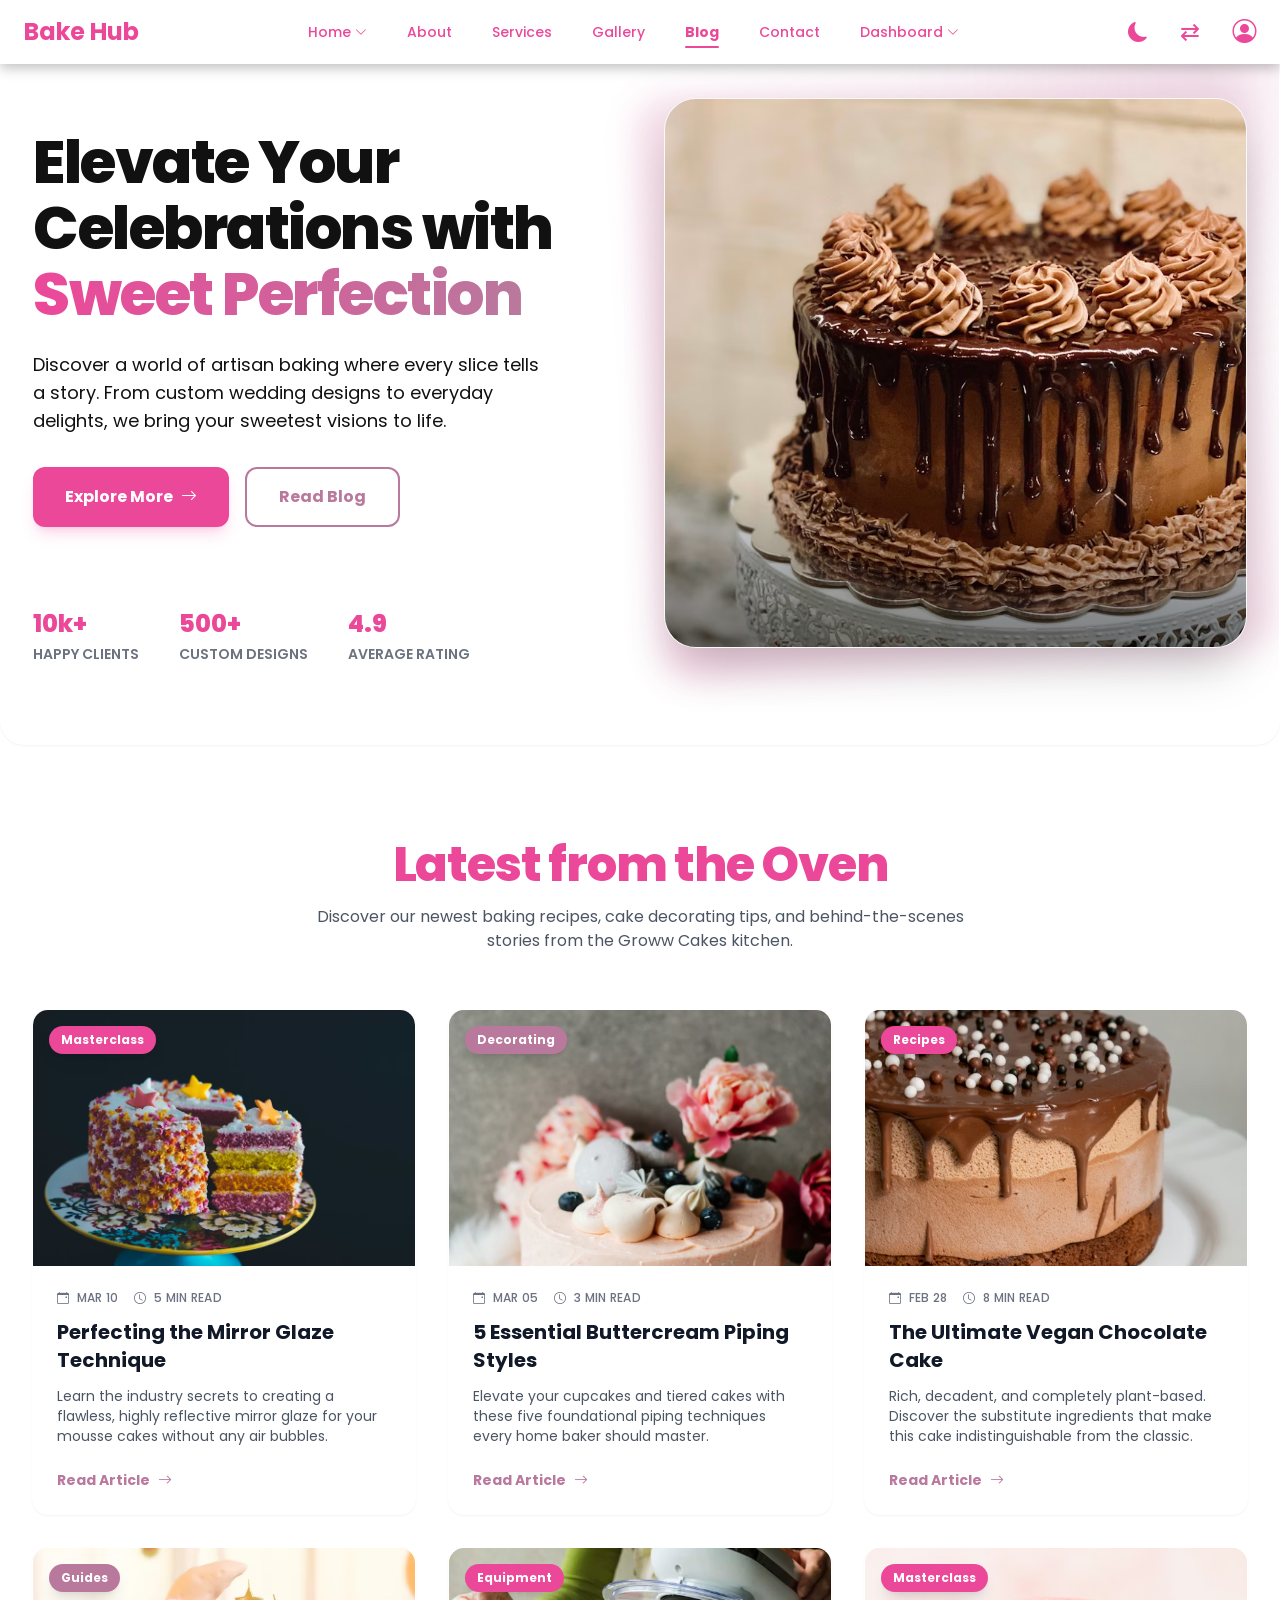
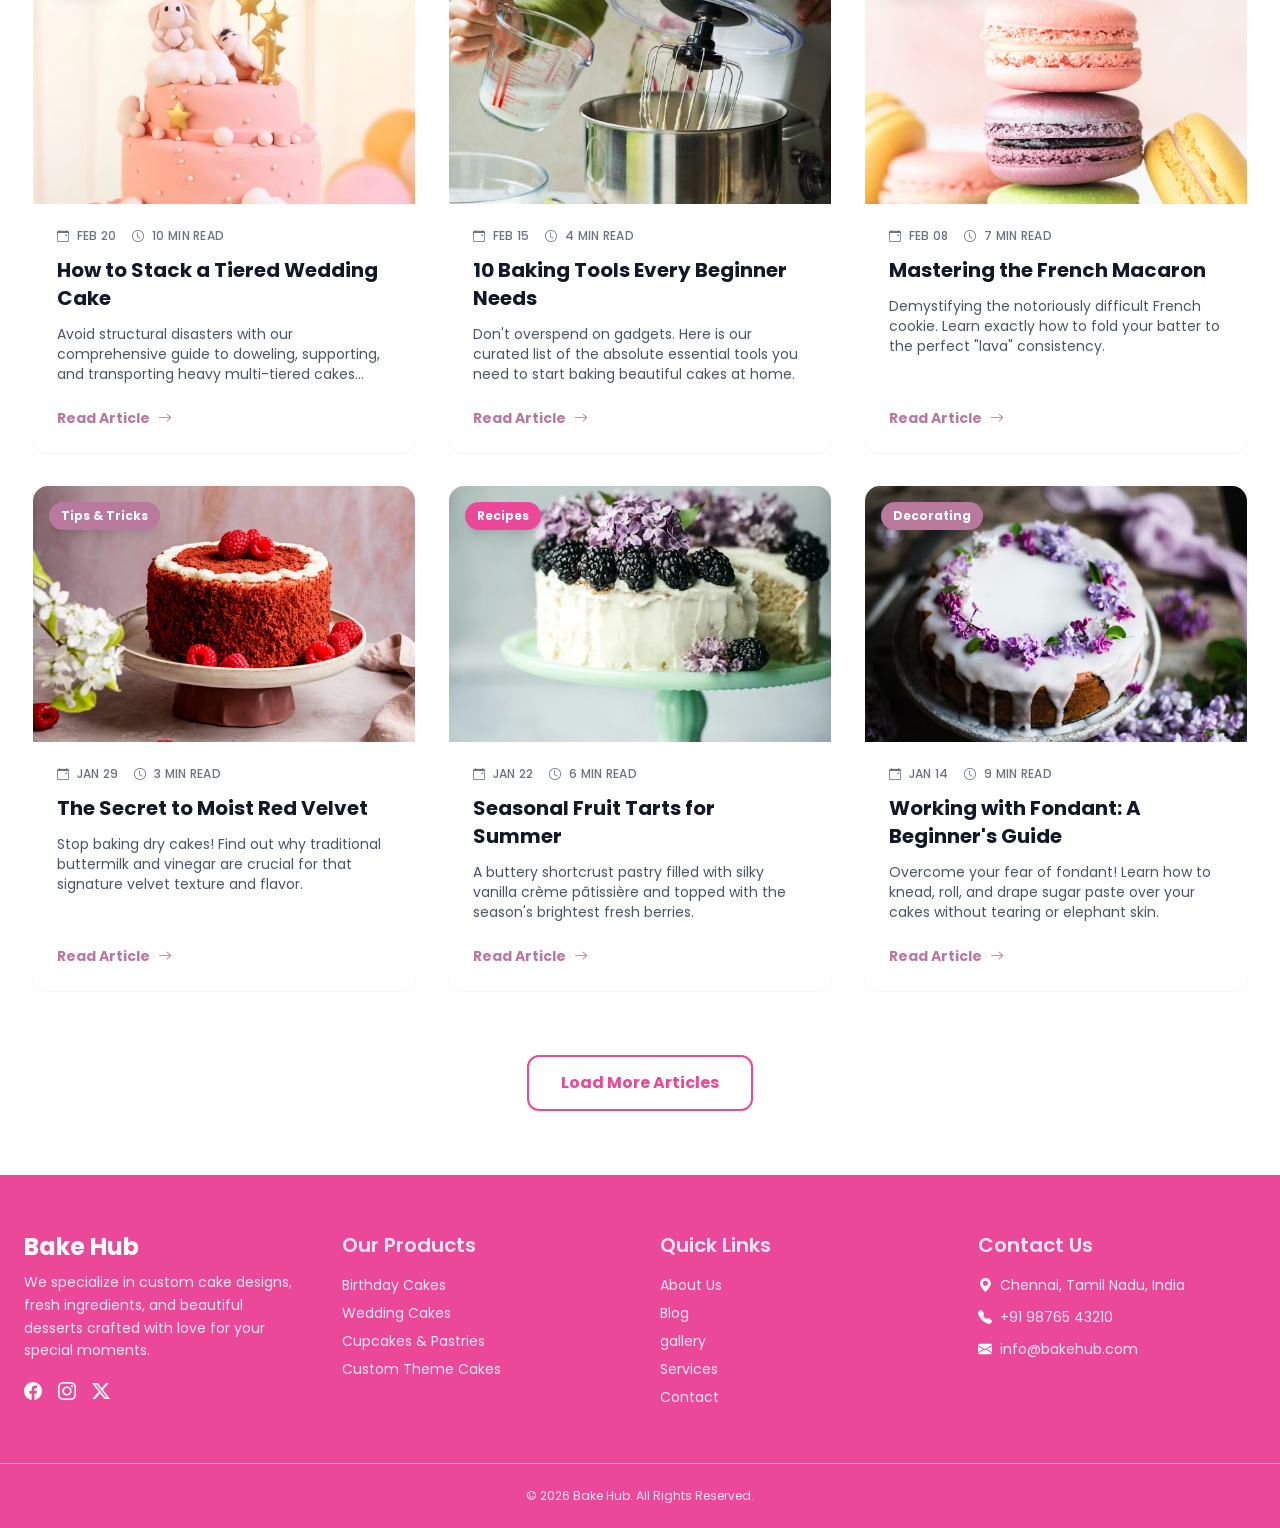
<file: blog.html>
<!DOCTYPE html>
<html lang="en">

<head>
  <meta charset="UTF-8">
  <meta name="viewport" content="width=device-width, initial-scale=1.0">
  <title>Blog - Bake Hub</title>
  <link rel="icon" href="images/logo.jpeg">
  <script src="tailwind.js"></script>
  <link rel="stylesheet" href="https://cdn.jsdelivr.net/npm/bootstrap-icons@1.11.3/font/bootstrap-icons.min.css">
  <link rel="stylesheet" href="navbar.css">
  <link rel="stylesheet" href="footer.css">
  <link rel="preconnect" href="https://fonts.googleapis.com">
  <link rel="preconnect" href="https://fonts.gstatic.com" crossorigin>
  <link href="https://fonts.googleapis.com/css2?family=Poppins:wght@300;400;500;600;700&display=swap" rel="stylesheet">
  <style>
    /* RTL */
    .rtl {
      direction: rtl;
    }

    [dir="rtl"] .title {
      margin-right: 20px !important;
    }

    /* THEME TOGGLE */
    :root {
      --home-bg: #ffffff;
      --text-color: #111111;
    }

    [data-theme="dark"] {
      --home-bg: #000000;
      --text-color: #ffffff;
    }

    body {
      background-color: var(--home-bg) !important;
      color: var(--text-color);
      transition: background-color 0.4s ease, color 0.4s ease;
    }

    [data-theme="dark"] section,
    [data-theme="dark"] .card {
      background-color: #000000 !important;
    }

    [data-theme="dark"] .btn,
    [data-theme="dark"] .btn1:hover {
      color: #000000 !important;
    }

    [data-theme="dark"] body,
    [data-theme="dark"] p,
    [data-theme="dark"] h1,
    [data-theme="dark"] h2,
    [data-theme="dark"] h3,
    [data-theme="dark"] h4,
    [data-theme="dark"] h5,
    [data-theme="dark"] h6,
    [data-theme="dark"] span,
    [data-theme="dark"] li,
    [data-theme="dark"] a,
    [data-theme="dark"] label,
    [data-theme="dark"] small,
    [data-theme="dark"] strong,
    [data-theme="dark"] .title {
      color: #ffffff !important;
    }
  </style>
</head>

<body class="font-sans">
  <!-- navbar -->
  <div id="navbar"></div>
  <!-- HERO BANNER -->
  <section
    class="relative w-full bg-white overflow-hidden rounded-2xl sm:rounded-3xl shadow-sm border border-white/10  mb-8 transition-colors duration-300">

    <div
      class="absolute top-0 right-0 -mt-20 -mr-20 w-64 sm:w-80 h-64 sm:h-80 bg-gradient-to-br from-[#EC4899] to-[#b9799d] rounded-full opacity-10 blur-[60px] sm:blur-[80px] pointer-events-none">
    </div>

    <div class="max-w-7xl mx-auto px-4 sm:px-6 lg:px-8 py-10 sm:py-12 lg:py-20 relative z-10">
      <div class="flex flex-col lg:flex-row gap-10 lg:gap-12 items-center">

        <div class="flex-1 flex flex-col items-start text-left w-full">

          <h1
            class="text-3xl sm:text-4xl md:text-5xl lg:text-6xl font-extrabold   tracking-tight leading-[1.2] lg:leading-[1.1] mb-4 sm:mb-6 mt-12">
            Elevate Your Celebrations with <br class="hidden lg:block">
            <span class="text-transparent bg-clip-text bg-gradient-to-r from-[#EC4899] to-[#b9799d]">Sweet
              Perfection</span>
          </h1>

          <p class="text-sm sm:text-base md:text-lg   mb-6 sm:mb-8 w-full max-w-lg leading-relaxed">
            Discover a world of artisan baking where every slice tells a story. From custom wedding designs to everyday
            delights, we bring your sweetest visions to life.
          </p>

          <div class="flex flex-col sm:flex-row gap-3 sm:gap-4 w-full sm:w-auto">
            <button onclick="window.location.href='blog-details.html'"
              class="w-full sm:w-auto px-6 sm:px-8 py-3.5 sm:py-4 bg-[#EC4899] hover:bg-[#b9799d] text-white rounded-xl font-bold shadow-lg shadow-[#EC4899]/20 transition-all duration-300 hover:-translate-y-1 flex items-center justify-center gap-2 text-sm sm:text-base">
              Explore More <i class="bi bi-arrow-right"></i>
            </button>
            <button onclick="window.location.href='blog-details.html'"
              class="w-full sm:w-auto px-6 sm:px-8 py-3.5 sm:py-4 bg-transparent border-2 border-[#b9799d] text-[#b9799d] hover:bg-[#b9799d] hover:text-white dark:hover:text-white rounded-xl font-bold transition-all duration-300 flex items-center justify-center gap-2 text-sm sm:text-base">
              Read Blog
            </button>
          </div>

          <div
            class="mt-8 sm:mt-12 flex flex-wrap gap-6 sm:gap-10 border-t border-white/10 dark:border-gray-800 pt-6 sm:pt-8 w-full">
            <div>
              <p class="text-xl sm:text-2xl font-extrabold text-[#EC4899]">10k+</p>
              <p class="text-[10px] sm:text-xs md:text-sm text-gray-500  mt-1 uppercase font-semibold">Happy Clients</p>
            </div>
            <div>
              <p class="text-xl sm:text-2xl font-extrabold text-[#EC4899]">500+</p>
              <p class="text-[10px] sm:text-xs md:text-sm text-gray-500  mt-1 uppercase font-semibold">Custom Designs
              </p>
            </div>
            <div>
              <p class="text-xl sm:text-2xl font-extrabold text-[#EC4899]">4.9</p>
              <p class="text-[10px] sm:text-xs md:text-sm text-gray-500  mt-1 uppercase font-semibold">Average Rating
              </p>
            </div>
          </div>

        </div>

        <div class="flex-1 relative w-full mt-6 lg:mt-0 max-w-lg mx-auto lg:max-w-none">

          <div
            class="absolute -inset-2 sm:-inset-4 bg-gradient-to-tr from-[#EC4899] to-[#b9799d] rounded-[1.5rem] sm:rounded-[2rem] opacity-20 blur-md sm:blur-lg transform -rotate-2 sm:-rotate-3 transition-transform duration-500 hover:rotate-0">
          </div>

          <div
            class="relative h-64 sm:h-80 md:h-96 lg:h-[550px] w-full rounded-[1.5rem] sm:rounded-[2rem] overflow-hidden shadow-xl sm:shadow-2xl border border-white/50 dark:border-gray-700 bg-gray-100 dark:bg-gray-800">
            <img src="images/pic1.avif" alt="Premium Custom Cake" class="w-full h-full object-cover">

            <div class="absolute bottom-0 inset-x-0 h-1/3 bg-gradient-to-t from-black/50 to-transparent"></div>
          </div>

        </div>

      </div>
    </div>
  </section>
  <!-- SECTION1 -->
  <section class="w-full max-w-7xl mx-auto px-4 sm:px-6 lg:px-8 py-12 sm:py-16">

    <div class="text-center mb-10 sm:mb-14">
      <h2 class="text-[#EC4899] text-3xl sm:text-4xl md:text-5xl font-extrabold  mb-4 tracking-tight">
        Latest from the Oven
      </h2>
      <p class="text-sm sm:text-base text-gray-600 dark:text-gray-400 max-w-2xl mx-auto">
        Discover our newest baking recipes, cake decorating tips, and behind-the-scenes stories from the Groww Cakes
        kitchen.
      </p>
    </div>

    <div class="grid grid-cols-1 md:grid-cols-2 lg:grid-cols-3 gap-6 sm:gap-8">

      <article
        class="card group bg-white rounded-2xl overflow-hidden shadow-sm hover:shadow-xl border border-white/10 transition-all duration-300 flex flex-col">
        <div class="relative h-56 sm:h-64 overflow-hidden bg-gray-100">
          <img src="images/pic2.avif" alt="Mirror Glaze"
            class="w-full h-full object-cover transform group-hover:scale-105 transition-transform duration-700 ease-in-out">
          <div
            class="absolute top-4 left-4 bg-[#EC4899] text-white text-xs font-bold px-3 py-1.5 rounded-full shadow-lg">
            Masterclass</div>
        </div>
        <div class="p-5 sm:p-6 flex flex-col flex-1">
          <div class="flex items-center gap-4 text-xs font-medium text-gray-500 mb-3 uppercase tracking-wide">
            <span><i class="bi bi-calendar-event mr-1"></i> Mar 10</span>
            <span><i class="bi bi-clock mr-1"></i> 5 min read</span>
          </div>
          <h3 class="text-xl font-bold text-gray-900 mb-3 group-hover:text-[#EC4899] transition-colors duration-300">
            Perfecting the Mirror Glaze Technique</h3>
          <p class="text-sm text-gray-600 mb-6 flex-1 line-clamp-3">Learn the industry secrets to creating a flawless,
            highly reflective mirror glaze for your mousse cakes without any air bubbles.</p>
          <a href="blog-details.html"
            class="mt-auto inline-flex items-center gap-2 text-[#b9799d] group-hover:text-[#EC4899] font-bold text-sm transition-colors duration-300">Read
            Article <i class="bi bi-arrow-right"></i></a>
        </div>
      </article>

      <article
        class="card group bg-white rounded-2xl overflow-hidden shadow-sm hover:shadow-xl border border-white/10 transition-all duration-300 flex flex-col">
        <div class="relative h-56 sm:h-64 overflow-hidden bg-gray-100">
          <img src="images/pic3.avif" alt="Buttercream"
            class="w-full h-full object-cover transform group-hover:scale-105 transition-transform duration-700 ease-in-out">
          <div
            class="absolute top-4 left-4 bg-[#b9799d] text-white text-xs font-bold px-3 py-1.5 rounded-full shadow-lg">
            Decorating</div>
        </div>
        <div class="p-5 sm:p-6 flex flex-col flex-1">
          <div class="flex items-center gap-4 text-xs font-medium text-gray-500 mb-3 uppercase tracking-wide">
            <span><i class="bi bi-calendar-event mr-1"></i> Mar 05</span>
            <span><i class="bi bi-clock mr-1"></i> 3 min read</span>
          </div>
          <h3 class="text-xl font-bold text-gray-900 mb-3 group-hover:text-[#EC4899] transition-colors duration-300">5
            Essential Buttercream Piping Styles</h3>
          <p class="text-sm text-gray-600 mb-6 flex-1 line-clamp-3">Elevate your cupcakes and tiered cakes with these
            five foundational piping techniques every home baker should master.</p>
          <a href="blog-details.html"
            class="mt-auto inline-flex items-center gap-2 text-[#b9799d] group-hover:text-[#EC4899] font-bold text-sm transition-colors duration-300">Read
            Article <i class="bi bi-arrow-right"></i></a>
        </div>
      </article>

      <article
        class="card group bg-white rounded-2xl overflow-hidden shadow-sm hover:shadow-xl border border-white/10 transition-all duration-300 flex flex-col">
        <div class="relative h-56 sm:h-64 overflow-hidden bg-gray-100">
          <img src="images/cake1.avif" alt="Vegan Cake"
            class="w-full h-full object-cover transform group-hover:scale-105 transition-transform duration-700 ease-in-out">
          <div
            class="absolute top-4 left-4 bg-[#EC4899] text-white text-xs font-bold px-3 py-1.5 rounded-full shadow-lg">
            Recipes</div>
        </div>
        <div class="p-5 sm:p-6 flex flex-col flex-1">
          <div class="flex items-center gap-4 text-xs font-medium text-gray-500 mb-3 uppercase tracking-wide">
            <span><i class="bi bi-calendar-event mr-1"></i> Feb 28</span>
            <span><i class="bi bi-clock mr-1"></i> 8 min read</span>
          </div>
          <h3 class="text-xl font-bold text-gray-900 mb-3 group-hover:text-[#EC4899] transition-colors duration-300">The
            Ultimate Vegan Chocolate Cake</h3>
          <p class="text-sm text-gray-600 mb-6 flex-1 line-clamp-3">Rich, decadent, and completely plant-based. Discover
            the substitute ingredients that make this cake indistinguishable from the classic.</p>
          <a href="blog-details.html"
            class="mt-auto inline-flex items-center gap-2 text-[#b9799d] group-hover:text-[#EC4899] font-bold text-sm transition-colors duration-300">Read
            Article <i class="bi bi-arrow-right"></i></a>
        </div>
      </article>

      <article
        class="card group bg-white rounded-2xl overflow-hidden shadow-sm hover:shadow-xl border border-white/10 transition-all duration-300 flex flex-col">
        <div class="relative h-56 sm:h-64 overflow-hidden bg-gray-100">
          <img src="images/img2.avif" alt="Wedding Cake"
            class="w-full h-full object-cover transform group-hover:scale-105 transition-transform duration-700 ease-in-out">
          <div
            class="absolute top-4 left-4 bg-[#b9799d] text-white text-xs font-bold px-3 py-1.5 rounded-full shadow-lg">
            Guides</div>
        </div>
        <div class="p-5 sm:p-6 flex flex-col flex-1">
          <div class="flex items-center gap-4 text-xs font-medium text-gray-500 mb-3 uppercase tracking-wide">
            <span><i class="bi bi-calendar-event mr-1"></i> Feb 20</span>
            <span><i class="bi bi-clock mr-1"></i> 10 min read</span>
          </div>
          <h3 class="text-xl font-bold text-gray-900 mb-3 group-hover:text-[#EC4899] transition-colors duration-300">How
            to Stack a Tiered Wedding Cake</h3>
          <p class="text-sm text-gray-600 mb-6 flex-1 line-clamp-3">Avoid structural disasters with our comprehensive
            guide to doweling, supporting, and transporting heavy multi-tiered cakes safely.</p>
          <a href="blog-details.html"
            class="mt-auto inline-flex items-center gap-2 text-[#b9799d] group-hover:text-[#EC4899] font-bold text-sm transition-colors duration-300">Read
            Article <i class="bi bi-arrow-right"></i></a>
        </div>
      </article>

      <article
        class="card group bg-white rounded-2xl overflow-hidden shadow-sm hover:shadow-xl border border-white/10 transition-all duration-300 flex flex-col">
        <div class="relative h-56 sm:h-64 overflow-hidden bg-gray-100">
          <img src="images/pic4.avif" alt="Baking Tools"
            class="w-full h-full object-cover transform group-hover:scale-105 transition-transform duration-700 ease-in-out">
          <div
            class="absolute top-4 left-4 bg-[#EC4899] text-white text-xs font-bold px-3 py-1.5 rounded-full shadow-lg">
            Equipment</div>
        </div>
        <div class="p-5 sm:p-6 flex flex-col flex-1">
          <div class="flex items-center gap-4 text-xs font-medium text-gray-500 mb-3 uppercase tracking-wide">
            <span><i class="bi bi-calendar-event mr-1"></i> Feb 15</span>
            <span><i class="bi bi-clock mr-1"></i> 4 min read</span>
          </div>
          <h3 class="text-xl font-bold text-gray-900 mb-3 group-hover:text-[#EC4899] transition-colors duration-300">10
            Baking Tools Every Beginner Needs</h3>
          <p class="text-sm text-gray-600 mb-6 flex-1 line-clamp-3">Don't overspend on gadgets. Here is our curated list
            of the absolute essential tools you need to start baking beautiful cakes at home.</p>
          <a href="blog-details.html"
            class="mt-auto inline-flex items-center gap-2 text-[#b9799d] group-hover:text-[#EC4899] font-bold text-sm transition-colors duration-300">Read
            Article <i class="bi bi-arrow-right"></i></a>
        </div>
      </article>

      <article
        class="card group bg-white rounded-2xl overflow-hidden shadow-sm hover:shadow-xl border border-white/10 transition-all duration-300 flex flex-col">
        <div class="relative h-56 sm:h-64 overflow-hidden bg-gray-100">
          <img src="images/pic5.avif" alt="Macarons"
            class="w-full h-full object-cover transform group-hover:scale-105 transition-transform duration-700 ease-in-out">
          <div
            class="absolute top-4 left-4 bg-[#EC4899] text-white text-xs font-bold px-3 py-1.5 rounded-full shadow-lg">
            Masterclass</div>
        </div>
        <div class="p-5 sm:p-6 flex flex-col flex-1">
          <div class="flex items-center gap-4 text-xs font-medium text-gray-500 mb-3 uppercase tracking-wide">
            <span><i class="bi bi-calendar-event mr-1"></i> Feb 08</span>
            <span><i class="bi bi-clock mr-1"></i> 7 min read</span>
          </div>
          <h3 class="text-xl font-bold text-gray-900 mb-3 group-hover:text-[#EC4899] transition-colors duration-300">
            Mastering the French Macaron</h3>
          <p class="text-sm text-gray-600 mb-6 flex-1 line-clamp-3">Demystifying the notoriously difficult French
            cookie. Learn exactly how to fold your batter to the perfect "lava" consistency.</p>
          <a href="blog-details.html"
            class="mt-auto inline-flex items-center gap-2 text-[#b9799d] group-hover:text-[#EC4899] font-bold text-sm transition-colors duration-300">Read
            Article <i class="bi bi-arrow-right"></i></a>
        </div>
      </article>

      <article
        class="card group bg-white rounded-2xl overflow-hidden shadow-sm hover:shadow-xl border border-white/10 transition-all duration-300 flex flex-col">
        <div class="relative h-56 sm:h-64 overflow-hidden bg-gray-100">
          <img src="images/cake3.avif" alt="Red Velvet"
            class="w-full h-full object-cover transform group-hover:scale-105 transition-transform duration-700 ease-in-out">
          <div
            class="absolute top-4 left-4 bg-[#b9799d] text-white text-xs font-bold px-3 py-1.5 rounded-full shadow-lg">
            Tips & Tricks</div>
        </div>
        <div class="p-5 sm:p-6 flex flex-col flex-1">
          <div class="flex items-center gap-4 text-xs font-medium text-gray-500 mb-3 uppercase tracking-wide">
            <span><i class="bi bi-calendar-event mr-1"></i> Jan 29</span>
            <span><i class="bi bi-clock mr-1"></i> 3 min read</span>
          </div>
          <h3 class="text-xl font-bold text-gray-900 mb-3 group-hover:text-[#EC4899] transition-colors duration-300">The
            Secret to Moist Red Velvet</h3>
          <p class="text-sm text-gray-600 mb-6 flex-1 line-clamp-3">Stop baking dry cakes! Find out why traditional
            buttermilk and vinegar are crucial for that signature velvet texture and flavor.</p>
          <a href="blog-details.html"
            class="mt-auto inline-flex items-center gap-2 text-[#b9799d] group-hover:text-[#EC4899] font-bold text-sm transition-colors duration-300">Read
            Article <i class="bi bi-arrow-right"></i></a>
        </div>
      </article>

      <article
        class="card group bg-white rounded-2xl overflow-hidden shadow-sm hover:shadow-xl border border-white/10 transition-all duration-300 flex flex-col">
        <div class="relative h-56 sm:h-64 overflow-hidden bg-gray-100">
          <img src="images/cake5.avif" alt="Fruit Tart"
            class="w-full h-full object-cover transform group-hover:scale-105 transition-transform duration-700 ease-in-out">
          <div
            class="absolute top-4 left-4 bg-[#EC4899] text-white text-xs font-bold px-3 py-1.5 rounded-full shadow-lg">
            Recipes</div>
        </div>
        <div class="p-5 sm:p-6 flex flex-col flex-1">
          <div class="flex items-center gap-4 text-xs font-medium text-gray-500 mb-3 uppercase tracking-wide">
            <span><i class="bi bi-calendar-event mr-1"></i> Jan 22</span>
            <span><i class="bi bi-clock mr-1"></i> 6 min read</span>
          </div>
          <h3 class="text-xl font-bold text-gray-900 mb-3 group-hover:text-[#EC4899] transition-colors duration-300">
            Seasonal Fruit Tarts for Summer</h3>
          <p class="text-sm text-gray-600 mb-6 flex-1 line-clamp-3">A buttery shortcrust pastry filled with silky
            vanilla crème pâtissière and topped with the season's brightest fresh berries.</p>
          <a href="blog-details.html"
            class="mt-auto inline-flex items-center gap-2 text-[#b9799d] group-hover:text-[#EC4899] font-bold text-sm transition-colors duration-300">Read
            Article <i class="bi bi-arrow-right"></i></a>
        </div>
      </article>

      <article
        class="card group bg-white rounded-2xl overflow-hidden shadow-sm hover:shadow-xl border border-white/10 transition-all duration-300 flex flex-col">
        <div class="relative h-56 sm:h-64 overflow-hidden bg-gray-100">
          <img src="images/img8.avif" alt="Fondant Cake"
            class="w-full h-full object-cover transform group-hover:scale-105 transition-transform duration-700 ease-in-out">
          <div
            class="absolute top-4 left-4 bg-[#b9799d] text-white text-xs font-bold px-3 py-1.5 rounded-full shadow-lg">
            Decorating</div>
        </div>
        <div class="p-5 sm:p-6 flex flex-col flex-1">
          <div class="flex items-center gap-4 text-xs font-medium text-gray-500 mb-3 uppercase tracking-wide">
            <span><i class="bi bi-calendar-event mr-1"></i> Jan 14</span>
            <span><i class="bi bi-clock mr-1"></i> 9 min read</span>
          </div>
          <h3 class="text-xl font-bold text-gray-900 mb-3 group-hover:text-[#EC4899] transition-colors duration-300">
            Working with Fondant: A Beginner's Guide</h3>
          <p class="text-sm text-gray-600 mb-6 flex-1 line-clamp-3">Overcome your fear of fondant! Learn how to knead,
            roll, and drape sugar paste over your cakes without tearing or elephant skin.</p>
          <a href="blog-details.html"
            class="mt-auto inline-flex items-center gap-2 text-[#b9799d] group-hover:text-[#EC4899] font-bold text-sm transition-colors duration-300">Read
            Article <i class="bi bi-arrow-right"></i></a>
        </div>
      </article>

    </div>

    <div class="mt-12 sm:mt-16 flex justify-center">
      <button onclick="window.location.href='blog-details.html'"
        class="px-8 py-3.5 bg-transparent border-2 border-[#EC4899] text-[#EC4899] hover:bg-[#EC4899] hover:text-white rounded-xl font-bold transition-all duration-300">
        Load More Articles
      </button>
    </div>

  </section>
  <div id="footer"></div>
  <script>
    tailwind.config = {
      theme: {
        extend: {
          fontFamily: {
            sans: ['Poppins', 'ui-sans-serif', 'system-ui'],
          },
        },
      },
    }
  </script>
  <script src="navbar.js"></script>
  <script src="footer.js"></script>
</body>

</html>
</file>
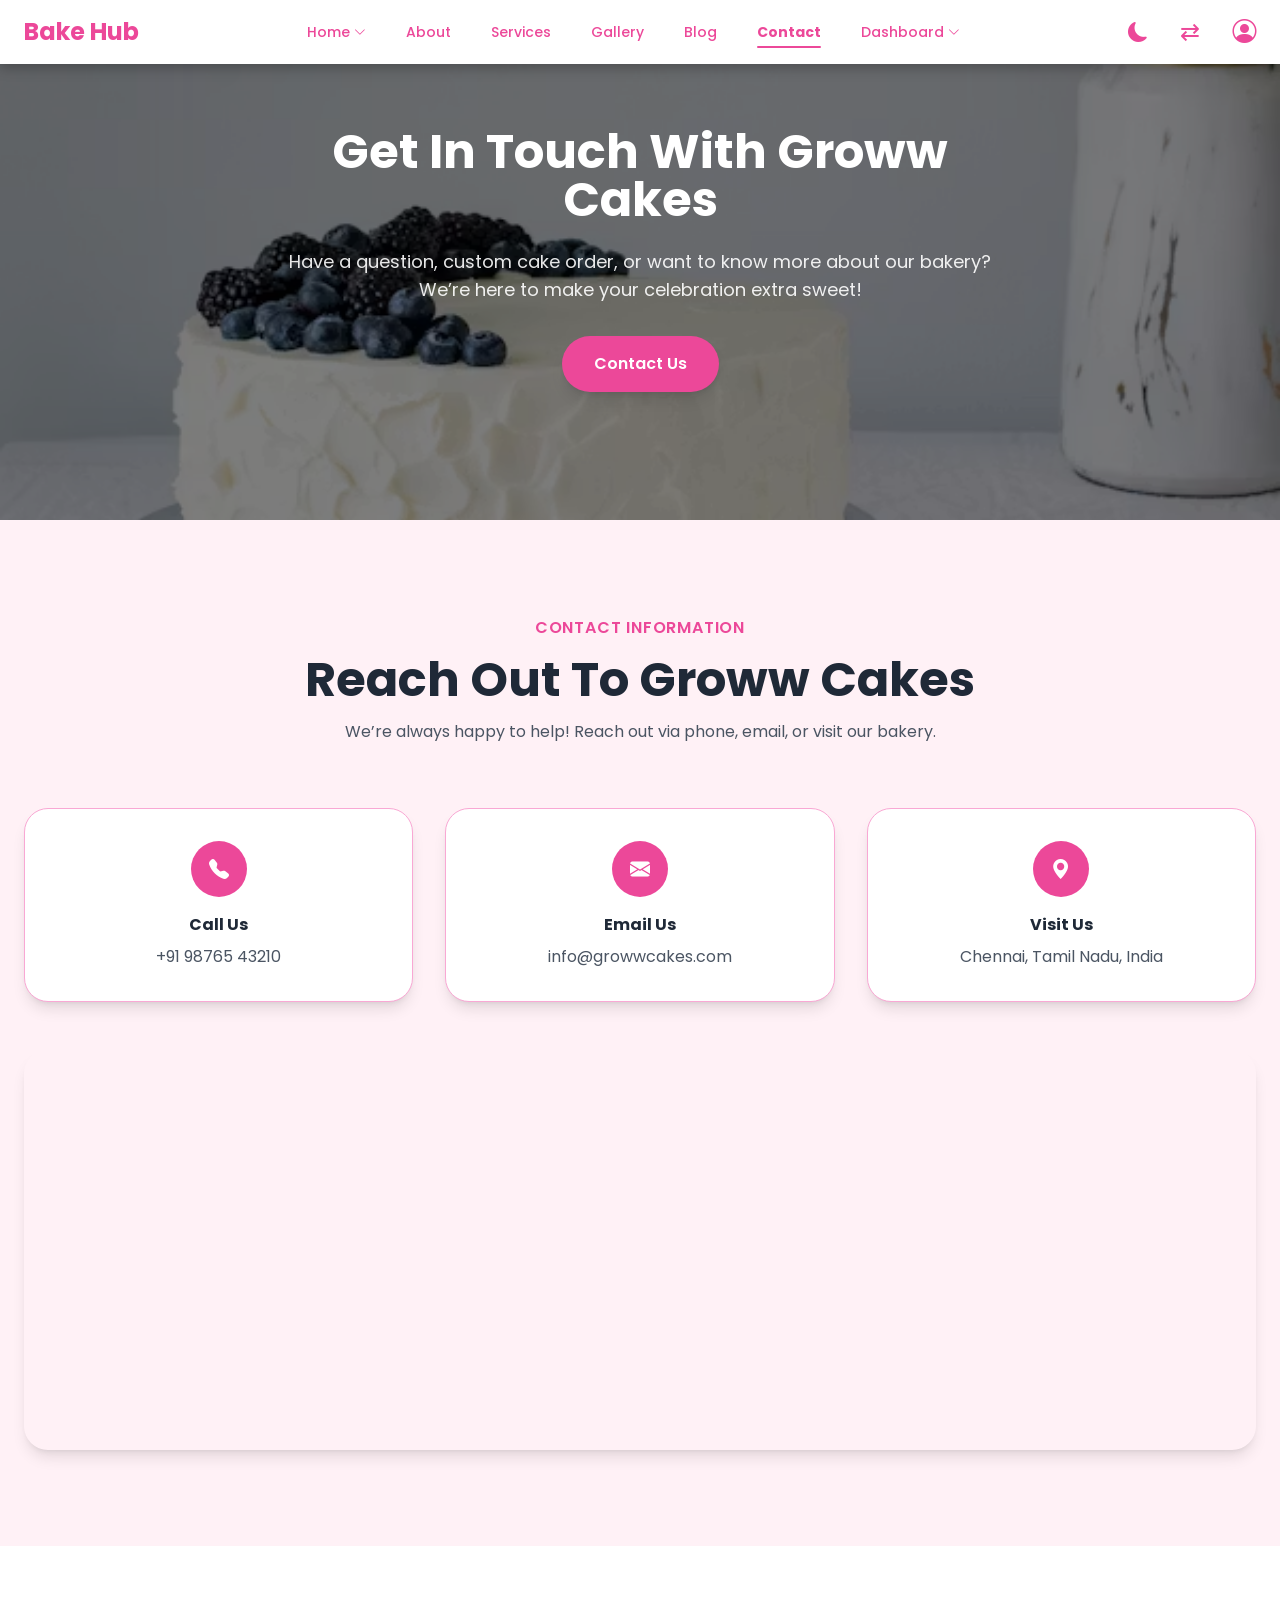
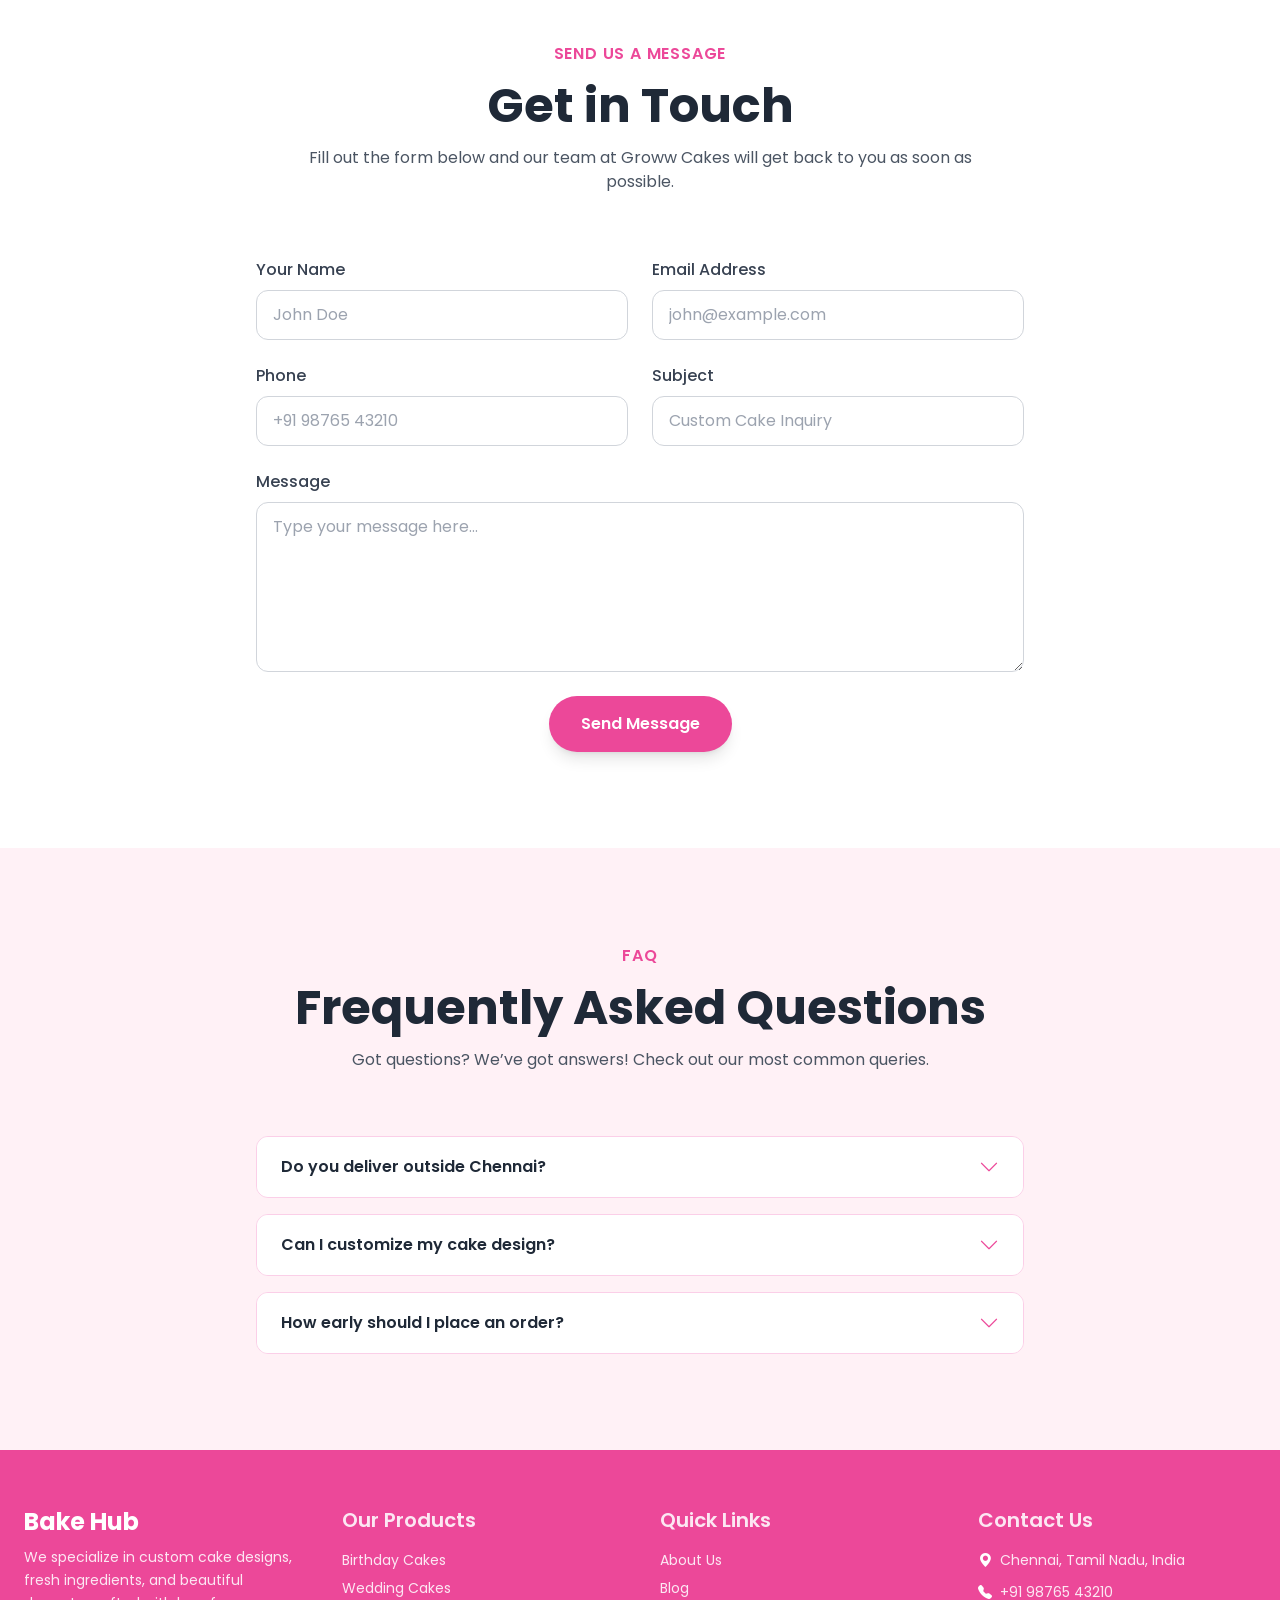
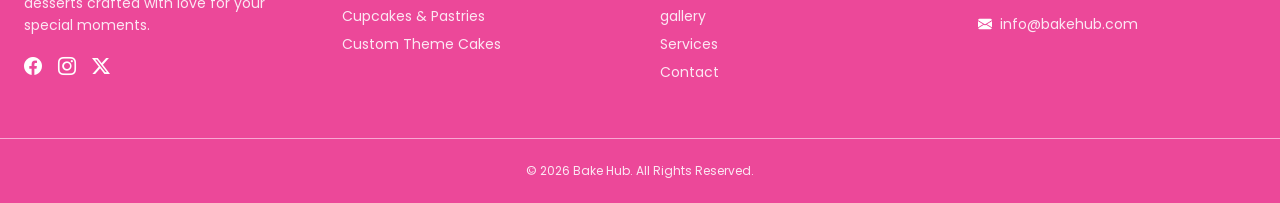
<file: contact.html>
<!DOCTYPE html>
<html lang="en">

<head>
  <meta charset="UTF-8">
  <meta name="viewport" content="width=device-width, initial-scale=1.0">
  <title>Contact - Bake Hub</title>
  <link rel="icon" href="images/logo.jpeg">
  <script src="tailwind.js"></script>
  <link rel="stylesheet" href="https://cdn.jsdelivr.net/npm/bootstrap-icons@1.11.3/font/bootstrap-icons.min.css">
  <link rel="stylesheet" href="navbar.css">
  <link rel="stylesheet" href="footer.css">
  <link rel="preconnect" href="https://fonts.googleapis.com">
  <link rel="preconnect" href="https://fonts.gstatic.com" crossorigin>
  <link href="https://fonts.googleapis.com/css2?family=Poppins:wght@300;400;500;600;700&display=swap" rel="stylesheet">
  <style>
    /* RTL */
    .rtl {
      direction: rtl;
    }

    [dir="rtl"] .title {
      margin-right: 20px !important;
    }

    /* THEME TOGGLE */
    :root {
      --home-bg: #ffffff;
      --text-color: #111111;
    }

    [data-theme="dark"] {
      --home-bg: #000000;
      --text-color: #ffffff;
    }

    body {
      background-color: var(--home-bg) !important;
      color: var(--text-color);
      transition: background-color 0.4s ease, color 0.4s ease;
    }

    [data-theme="dark"] section,
    [data-theme="dark"] .card {
      background-color: #000000 !important;
    }

    [data-theme="dark"] .btn,
    [data-theme="dark"] .btn1:hover {
      color: #000000 !important;
    }

    [data-theme="dark"] body,
    [data-theme="dark"] p,
    [data-theme="dark"] h1,
    [data-theme="dark"] h2,
    [data-theme="dark"] h3,
    [data-theme="dark"] h4,
    [data-theme="dark"] h5,
    [data-theme="dark"] h6,
    [data-theme="dark"] span,
    [data-theme="dark"] li,
    [data-theme="dark"] a,
    [data-theme="dark"] label,
    [data-theme="dark"] small,
    [data-theme="dark"] strong,
    [data-theme="dark"] .title {
      color: #ffffff !important;
    }
  </style>
</head>

<body class="font-sans">
  <!-- navbar -->
  <div id="navbar"></div>
  <!-- HERO BANNER -->
  <section class="relative bg-cover bg-center bg-no-repeat" style="background-image: url('images/bg5.avif');">

    <!-- Overlay -->
    <div class="absolute inset-0 bg-black/50"></div>

    <div class="max-w-3xl mx-auto px-6 py-32 relative z-10 flex flex-col items-center text-center">

      <!-- Text Content -->
      <h1 class="text-4xl md:text-5xl font-bold text-white leading-tight">
        Get In Touch With Groww Cakes
      </h1>

      <p class="mt-6 text-lg text-white/90">
        Have a question, custom cake order, or want to know more about our bakery?
        We’re here to make your celebration extra sweet!
      </p>

      <a href="contact.html"
        class="mt-8 inline-block bg-[#EC4899] hover:bg-[#B9799D] text-white font-semibold px-8 py-4 rounded-full shadow-lg transition">
        Contact Us
      </a>

    </div>

  </section>

  <!-- SECTION1 -->
  <section class="py-24 bg-[#FFF1F6]">

    <div class="max-w-7xl mx-auto px-6">

      <!-- Title -->
      <div class="text-center mb-16">
        <span class="text-[#EC4899] font-semibold uppercase tracking-wider">
          Contact Information
        </span>
        <h2 class="text-4xl md:text-5xl font-bold text-gray-800 mt-4">
          Reach Out To Groww Cakes
        </h2>
        <p class="text-gray-600 mt-4 max-w-2xl mx-auto">
          We’re always happy to help! Reach out via phone, email, or visit our bakery.
        </p>
      </div>

      <!-- Info Cards + Map -->
      <div class="grid lg:grid-cols-3 gap-8">

        <!-- Phone Card -->
        <div
          class="card border border-pink-300 bg-white rounded-3xl shadow-lg p-8 flex flex-col items-center text-center hover:scale-105 transition">
          <div class="w-14 h-14 flex items-center justify-center bg-[#EC4899] text-white rounded-full text-xl mb-4">
            <i class="bi bi-telephone-fill"></i>
          </div>
          <h4 class="font-bold text-gray-800">Call Us</h4>
          <p class="text-gray-600 mt-2">+91 98765 43210</p>
        </div>

        <!-- Email Card -->
        <div
          class="card border border-pink-300 bg-white rounded-3xl shadow-lg p-8 flex flex-col items-center text-center hover:scale-105 transition">
          <div class="w-14 h-14 flex items-center justify-center bg-[#EC4899] text-white rounded-full text-xl mb-4">
            <i class="bi bi-envelope-fill"></i>
          </div>
          <h4 class="font-bold text-gray-800">Email Us</h4>
          <p class="text-gray-600 mt-2">info@growwcakes.com</p>
        </div>

        <!-- Location Card -->
        <div
          class="card border border-pink-300 bg-white rounded-3xl shadow-lg p-8 flex flex-col items-center text-center hover:scale-105 transition">
          <div class="w-14 h-14 flex items-center justify-center bg-[#EC4899] text-white rounded-full text-xl mb-4">
            <i class="bi bi-geo-alt-fill"></i>
          </div>
          <h4 class="font-bold text-gray-800">Visit Us</h4>
          <p class="text-gray-600 mt-2">Chennai, Tamil Nadu, India</p>
        </div>

      </div>

      <!-- Google Map -->
      <div class="mt-12 rounded-3xl overflow-hidden shadow-lg">
        <iframe
          src="https://www.google.com/maps/embed?pb=!1m18!1m12!1m3!1d3910.123456789!2d80.2707!3d13.0827!2m3!1f0!2f0!3f0!3m2!1i1024!2i768!4f13.1!3m3!1m2!1s0x3a5264e2b1b0c0ff%3A0xabcdef123456789!2sChennai%2C%20Tamil%20Nadu%2C%20India!5e0!3m2!1sen!2sin!4v1689012345678!5m2!1sen!2sin"
          width="100%" height="400" class="border-0" allowfullscreen="" loading="lazy"
          referrerpolicy="no-referrer-when-downgrade">
        </iframe>
      </div>

    </div>

  </section>
  <!-- SECTION2 -->
  <section class="py-24 bg-white">

    <div class="max-w-7xl mx-auto px-6">

      <!-- Title -->
      <div class="text-center mb-16">
        <span class="text-[#EC4899] font-semibold uppercase tracking-wider">
          Send Us a Message
        </span>
        <h2 class="text-4xl md:text-5xl font-bold text-gray-800 mt-4">
          Get in Touch
        </h2>
        <p class="text-gray-600 mt-4 max-w-2xl mx-auto">
          Fill out the form below and our team at Groww Cakes will get back to you as soon as possible.
        </p>
      </div>

      <!-- Form -->
      <form action="#" class="max-w-3xl mx-auto grid grid-cols-1 md:grid-cols-2 gap-6">

        <!-- Name -->
        <div class="flex flex-col">
          <label class="text-gray-700 font-medium mb-2" for="name">Your Name</label>
          <input type="text" id="name" name="name" placeholder="John Doe"
            class="border border-gray-300 rounded-xl px-4 py-3 focus:outline-none focus:ring-2 focus:ring-[#EC4899] transition" />
        </div>

        <!-- Email -->
        <div class="flex flex-col">
          <label class="text-gray-700 font-medium mb-2" for="email">Email Address</label>
          <input type="email" id="email" name="email" placeholder="john@example.com"
            class="border border-gray-300 rounded-xl px-4 py-3 focus:outline-none focus:ring-2 focus:ring-[#EC4899] transition" />
        </div>

        <!-- Phone -->
        <div class="flex flex-col">
          <label class="text-gray-700 font-medium mb-2" for="phone">Phone</label>
          <input type="tel" id="phone" name="phone" placeholder="+91 98765 43210"
            class="border border-gray-300 rounded-xl px-4 py-3 focus:outline-none focus:ring-2 focus:ring-[#EC4899] transition" />
        </div>

        <!-- Subject -->
        <div class="flex flex-col">
          <label class="text-gray-700 font-medium mb-2" for="subject">Subject</label>
          <input type="text" id="subject" name="subject" placeholder="Custom Cake Inquiry"
            class="border border-gray-300 rounded-xl px-4 py-3 focus:outline-none focus:ring-2 focus:ring-[#EC4899] transition" />
        </div>

        <!-- Message -->
        <div class="flex flex-col md:col-span-2">
          <label class="text-gray-700 font-medium mb-2" for="message">Message</label>
          <textarea id="message" name="message" rows="6" placeholder="Type your message here..."
            class="border border-gray-300 rounded-xl px-4 py-3 focus:outline-none focus:ring-2 focus:ring-[#EC4899] transition"></textarea>
        </div>

        <!-- Submit Button -->
        <div class="md:col-span-2 text-center">
          <button type="submit"
            class="bg-[#EC4899] hover:bg-[#B9799D] text-white font-semibold px-8 py-4 rounded-full shadow-lg transition">
            Send Message
          </button>
        </div>

      </form>

    </div>
  </section>
  <!--SECTION3 -->
  <section class="py-24 bg-[#FFF1F6]">

    <div class="max-w-7xl mx-auto px-6">

      <!-- Title -->
      <div class="text-center mb-16">
        <span class="text-[#EC4899] font-semibold uppercase tracking-wider">
          FAQ
        </span>
        <h2 class="text-4xl md:text-5xl font-bold text-gray-800 mt-4">
          Frequently Asked Questions
        </h2>
        <p class="text-gray-600 mt-4 max-w-2xl mx-auto">
          Got questions? We’ve got answers! Check out our most common queries.
        </p>
      </div>

      <!-- Accordion -->
      <div class="max-w-3xl mx-auto space-y-4">

        <!-- FAQ 1 -->
        <div class="border border-pink-200 rounded-xl overflow-hidden">
          <button
            class="w-full px-6 py-4 flex justify-between items-center bg-white focus:outline-none hover:bg-pink-50 transition faq-toggle">
            <span class="btn text-gray-800 font-semibold">Do you deliver outside Chennai?</span>
            <i class="bi bi-chevron-down text-[#EC4899] text-xl"></i>
          </button>
          <div class="px-6 py-4 bg-white text-gray-600 hidden faq-content">
            Yes! We deliver within Tamil Nadu. For outside states, please contact us for special arrangements.
          </div>
        </div>

        <!-- FAQ 2 -->
        <div class="border border-pink-200 rounded-xl overflow-hidden">
          <button
            class="w-full px-6 py-4 flex justify-between items-center bg-white focus:outline-none hover:bg-pink-50 transition faq-toggle">
            <span class="btn text-gray-800 font-semibold">Can I customize my cake design?</span>
            <i class="bi bi-chevron-down text-[#EC4899] text-xl"></i>
          </button>
          <div class="px-6 py-4 bg-white text-gray-600 hidden faq-content">
            Absolutely! You can send your design ideas through our custom order form or contact us directly.
          </div>
        </div>

        <!-- FAQ 3 -->
        <div class="border border-pink-200 rounded-xl overflow-hidden">
          <button
            class="w-full px-6 py-4 flex justify-between items-center bg-white focus:outline-none hover:bg-pink-50 transition faq-toggle">
            <span class="btn text-gray-800 font-semibold">How early should I place an order?</span>
            <i class="bi bi-chevron-down text-[#EC4899] text-xl"></i>
          </button>
          <div class="px-6 py-4 bg-white text-gray-600 hidden faq-content">
            For custom cakes, we recommend placing orders at least 3-5 days in advance. For cupcakes or pastries, 1-2
            days is sufficient.
          </div>
        </div>

      </div>

    </div>

  </section>

  <div id="footer"></div>
  <script>
    tailwind.config = {
      theme: {
        extend: {
          fontFamily: {
            sans: ['Poppins', 'ui-sans-serif', 'system-ui'],
          },
        },
      },
    }

    document.querySelectorAll('.faq-toggle').forEach(btn => {
      btn.addEventListener('click', () => {
        const content = btn.nextElementSibling;
        content.classList.toggle('hidden');
        btn.querySelector('i').classList.toggle('rotate-180');
      });
    });

  </script>
  <script src="navbar.js"></script>
  <script src="footer.js"></script>
</body>

</html>
</file>
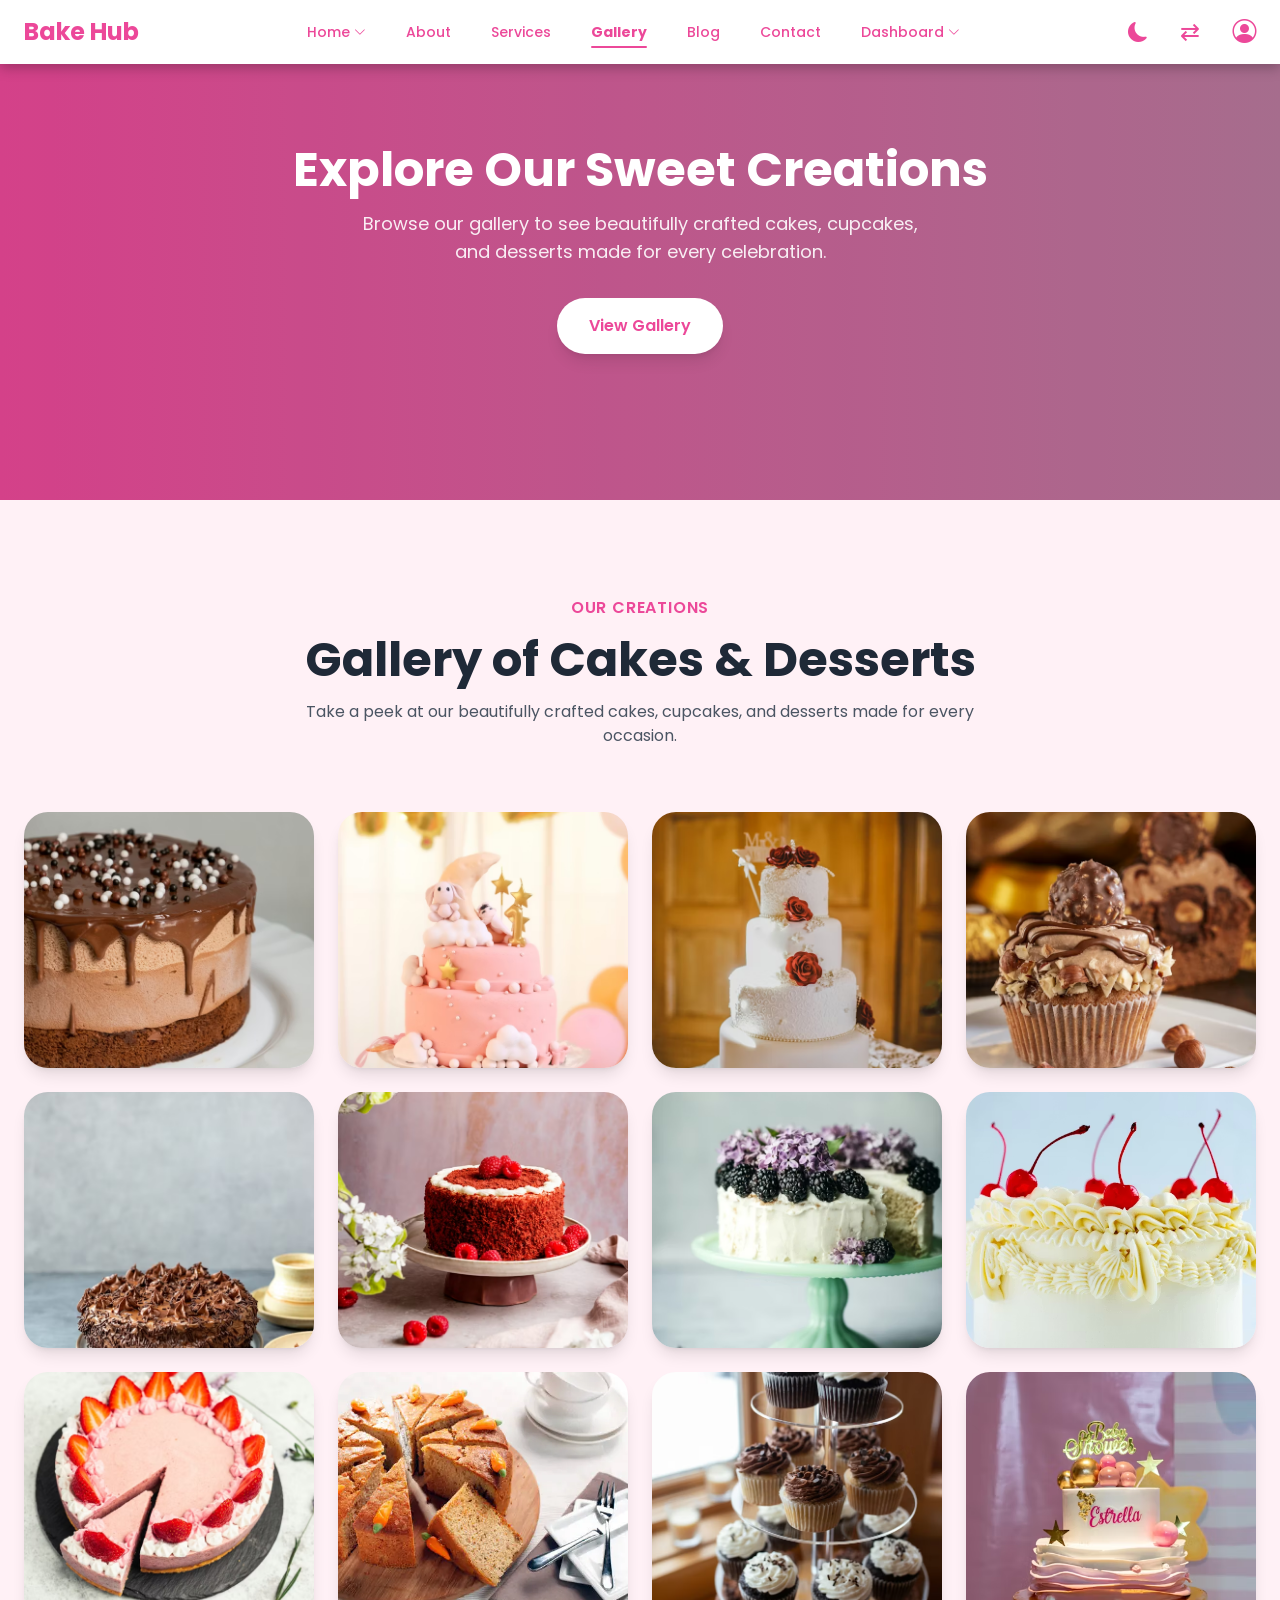
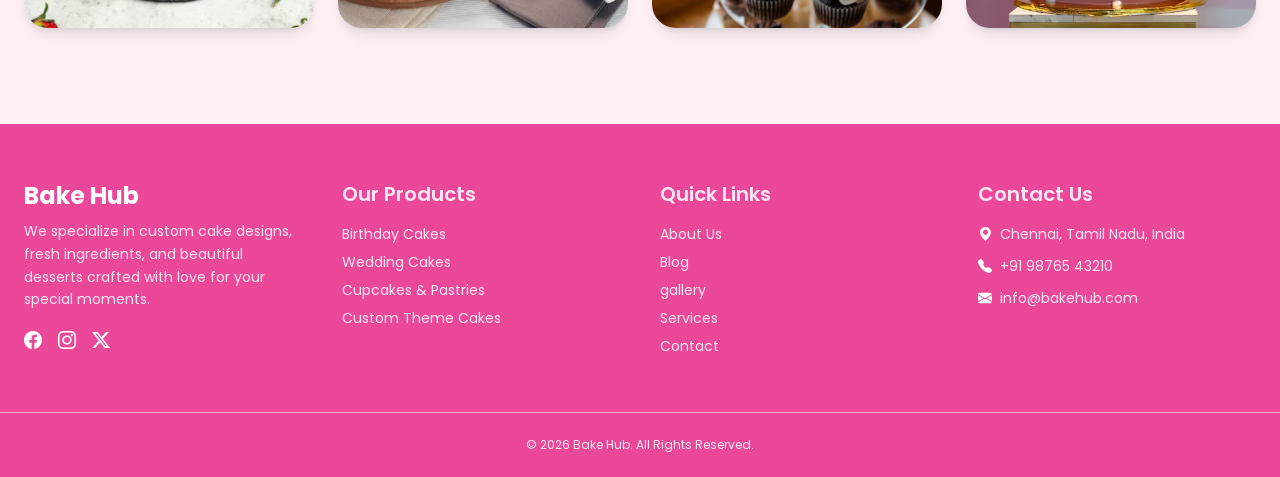
<file: gallery.html>
<!DOCTYPE html>
<html lang="en">

<head>
  <meta charset="UTF-8">
  <meta name="viewport" content="width=device-width, initial-scale=1.0">
  <title>Gallery - Bake Hub</title>
  <link rel="icon" href="images/logo.jpeg">
  <script src="tailwind.js"></script>
  <link rel="stylesheet" href="https://cdn.jsdelivr.net/npm/bootstrap-icons@1.11.3/font/bootstrap-icons.min.css">
  <link rel="stylesheet" href="navbar.css">
  <link rel="stylesheet" href="footer.css">
  <link rel="preconnect" href="https://fonts.googleapis.com">
  <link rel="preconnect" href="https://fonts.gstatic.com" crossorigin>
  <link href="https://fonts.googleapis.com/css2?family=Poppins:wght@300;400;500;600;700&display=swap" rel="stylesheet">
  <style>
    /* RTL */
    .rtl {
      direction: rtl;
    }

    [dir="rtl"] .title {
      margin-right: 20px !important;
    }

    /* THEME TOGGLE */
    :root {
      --home-bg: #ffffff;
      --text-color: #111111;
    }

    [data-theme="dark"] {
      --home-bg: #000000;
      --text-color: #ffffff;
    }

    body {
      background-color: var(--home-bg) !important;
      color: var(--text-color);
      transition: background-color 0.4s ease, color 0.4s ease;
    }

    [data-theme="dark"] section,
    [data-theme="dark"] .card {
      background-color: #000000 !important;
    }

    [data-theme="dark"] .btn,
    [data-theme="dark"] .btn1:hover {
      color: #000000 !important;
    }

    [data-theme="dark"] body,
    [data-theme="dark"] p,
    [data-theme="dark"] h1,
    [data-theme="dark"] h2,
    [data-theme="dark"] h3,
    [data-theme="dark"] h4,
    [data-theme="dark"] h5,
    [data-theme="dark"] h6,
    [data-theme="dark"] span,
    [data-theme="dark"] li,
    [data-theme="dark"] a,
    [data-theme="dark"] label,
    [data-theme="dark"] small,
    [data-theme="dark"] strong,
    [data-theme="dark"] .title {
      color: #ffffff !important;
    }
  </style>
</head>

<body class="font-sans">
  <!-- navbar -->
  <div id="navbar"></div>
  <!-- HERO BANNER -->
  <section class="relative bg-gradient-to-r from-[#EC4899] to-[#B9799D] h-[500px]">

    <!-- Overlay for slight contrast -->
    <div class="absolute inset-0 bg-black/10"></div>

    <div class="max-w-3xl mx-auto px-6 h-full flex flex-col justify-center items-center text-center relative z-10">

      <h1 class="text-4xl md:text-5xl font-bold text-white leading-tight">
        Explore Our Sweet Creations
      </h1>

      <p class="mt-4 text-white/90 text-lg max-w-xl">
        Browse our gallery to see beautifully crafted cakes, cupcakes, and desserts made for every celebration.
      </p>

      <a href="#gallery-section"
        class="btn mt-8 inline-block bg-white text-[#EC4899] font-semibold px-8 py-4 rounded-full shadow-lg hover:scale-105 transition">
        View Gallery
      </a>

    </div>

  </section>
  <!-- gallery -->
  <section id="gallery-section" class="py-24 bg-[#FFF1F6]">

    <div class="max-w-7xl mx-auto px-6">

      <!-- Section Title -->
      <div class="text-center mb-16">
        <span class="text-[#EC4899] font-semibold uppercase tracking-wider">
          Our Creations
        </span>
        <h2 class="text-4xl md:text-5xl font-bold text-gray-800 mt-4">
          Gallery of Cakes & Desserts
        </h2>
        <p class="text-gray-600 mt-4 max-w-2xl mx-auto">
          Take a peek at our beautifully crafted cakes, cupcakes, and desserts made for every occasion.
        </p>
      </div>

      <!-- Gallery Grid -->
      <div class="grid grid-cols-1 sm:grid-cols-2 md:grid-cols-3 lg:grid-cols-4 gap-6">

        <!-- Gallery Items 1-12 -->
        <div class="relative overflow-hidden rounded-3xl shadow-lg group">
          <img src="images/cake1.avif" alt="Cake 1"
            class="w-full h-64 object-cover transition-transform duration-500 group-hover:scale-110">
          <div
            class="absolute inset-0 bg-black/25 opacity-0 group-hover:opacity-100 transition flex items-center justify-center">
            <p class="text-white font-semibold text-lg">Chocolate Cake</p>
          </div>
        </div>

        <div class="relative overflow-hidden rounded-3xl shadow-lg group">
          <img src="images/img2.avif" alt="Cake 2"
            class="w-full h-64 object-cover transition-transform duration-500 group-hover:scale-110">
          <div
            class="absolute inset-0 bg-black/25 opacity-0 group-hover:opacity-100 transition flex items-center justify-center">
            <p class="text-white font-semibold text-lg">Birthday Cake</p>
          </div>
        </div>

        <div class="relative overflow-hidden rounded-3xl shadow-lg group">
          <img src="images/img3.avif" alt="Cake 3"
            class="w-full h-64 object-cover transition-transform duration-500 group-hover:scale-110">
          <div
            class="absolute inset-0 bg-black/25 opacity-0 group-hover:opacity-100 transition flex items-center justify-center">
            <p class="text-white font-semibold text-lg">Wedding Cake</p>
          </div>
        </div>

        <div class="relative overflow-hidden rounded-3xl shadow-lg group">
          <img src="images/bg4.avif" alt="Cake 4"
            class="w-full h-64 object-cover transition-transform duration-500 group-hover:scale-110">
          <div
            class="absolute inset-0 bg-black/25 opacity-0 group-hover:opacity-100 transition flex items-center justify-center">
            <p class="text-white font-semibold text-lg">Cupcakes</p>
          </div>
        </div>

        <div class="relative overflow-hidden rounded-3xl shadow-lg group">
          <img src="images/img9.avif" alt="Cake 5"
            class="w-full h-64 object-cover transition-transform duration-500 group-hover:scale-110">
          <div
            class="absolute inset-0 bg-black/25 opacity-0 group-hover:opacity-100 transition flex items-center justify-center">
            <p class="text-white font-semibold text-lg">Chocolate Truffle</p>
          </div>
        </div>

        <div class="relative overflow-hidden rounded-3xl shadow-lg group">
          <img src="images/cake3.avif" alt="Cake 6"
            class="w-full h-64 object-cover transition-transform duration-500 group-hover:scale-110">
          <div
            class="absolute inset-0 bg-black/25 opacity-0 group-hover:opacity-100 transition flex items-center justify-center">
            <p class="text-white font-semibold text-lg">Red Velvet Cake</p>
          </div>
        </div>

        <div class="relative overflow-hidden rounded-3xl shadow-lg group">
          <img src="images/cake5.avif" alt="Cake 7"
            class="w-full h-64 object-cover transition-transform duration-500 group-hover:scale-110">
          <div
            class="absolute inset-0 bg-black/25 opacity-0 group-hover:opacity-100 transition flex items-center justify-center">
            <p class="text-white font-semibold text-lg">Vanilla Cake</p>
          </div>
        </div>

        <div class="relative overflow-hidden rounded-3xl shadow-lg group">
          <img src="images/img10.avif" alt="Cake 8"
            class="w-full h-64 object-cover transition-transform duration-500 group-hover:scale-110">
          <div
            class="absolute inset-0 bg-black/25 opacity-0 group-hover:opacity-100 transition flex items-center justify-center">
            <p class="text-white font-semibold text-lg">Buttercream Cake</p>
          </div>
        </div>

        <div class="relative overflow-hidden rounded-3xl shadow-lg group">
          <img src="images/cake2.avif" alt="Cake 9"
            class="w-full h-64 object-cover transition-transform duration-500 group-hover:scale-110">
          <div
            class="absolute inset-0 bg-black/25 opacity-0 group-hover:opacity-100 transition flex items-center justify-center">
            <p class="text-white font-semibold text-lg">Fruit Cake</p>
          </div>
        </div>

        <div class="relative overflow-hidden rounded-3xl shadow-lg group">
          <img src="images/img11.webp" alt="Cake 10"
            class="w-full h-64 object-cover transition-transform duration-500 group-hover:scale-110">
          <div
            class="absolute inset-0 bg-black/25 opacity-0 group-hover:opacity-100 transition flex items-center justify-center">
            <p class="text-white font-semibold text-lg">Carrot Cake</p>
          </div>
        </div>

        <div class="relative overflow-hidden rounded-3xl shadow-lg group">
          <img src="images/cake11.avif" alt="Cake 11"
            class="w-full h-64 object-cover transition-transform duration-500 group-hover:scale-110">
          <div
            class="absolute inset-0 bg-black/25 opacity-0 group-hover:opacity-100 transition flex items-center justify-center">
            <p class="text-white font-semibold text-lg">Mini Cakes</p>
          </div>
        </div>

        <div class="relative overflow-hidden rounded-3xl shadow-lg group">
          <img src="images/cake13.avif" alt="Cake 12"
            class="w-full h-64 object-cover transition-transform duration-500 group-hover:scale-110">
          <div
            class="absolute inset-0 bg-black/25 opacity-0 group-hover:opacity-100 transition flex items-center justify-center">
            <p class="text-white font-semibold text-lg">Specialty Cakes</p>
          </div>
        </div>

      </div>

    </div>

  </section>
  <div id="footer"></div>
  <script>
    tailwind.config = {
      theme: {
        extend: {
          fontFamily: {
            sans: ['Poppins', 'ui-sans-serif', 'system-ui'],
          },
        },
      },
    }
  </script>
  <script src="navbar.js"></script>
  <script src="footer.js"></script>
</body>

</html>
</file>
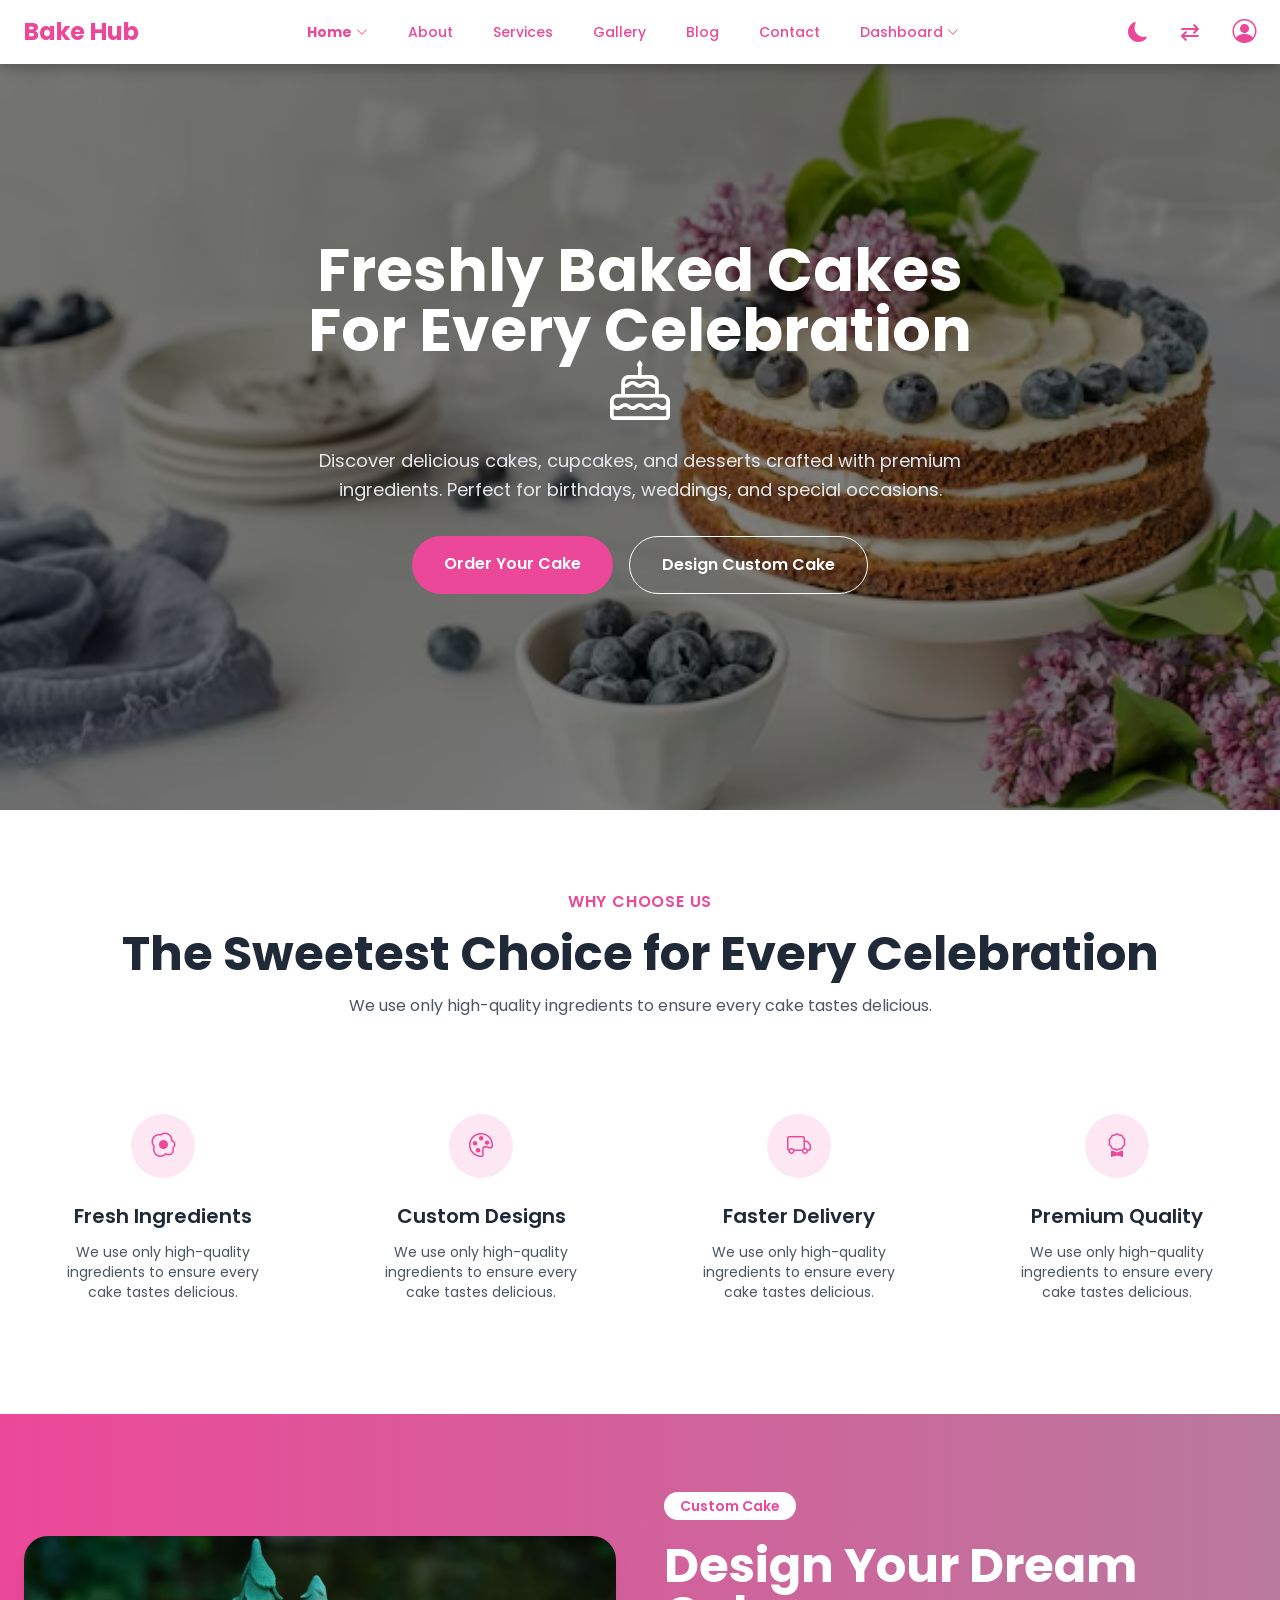
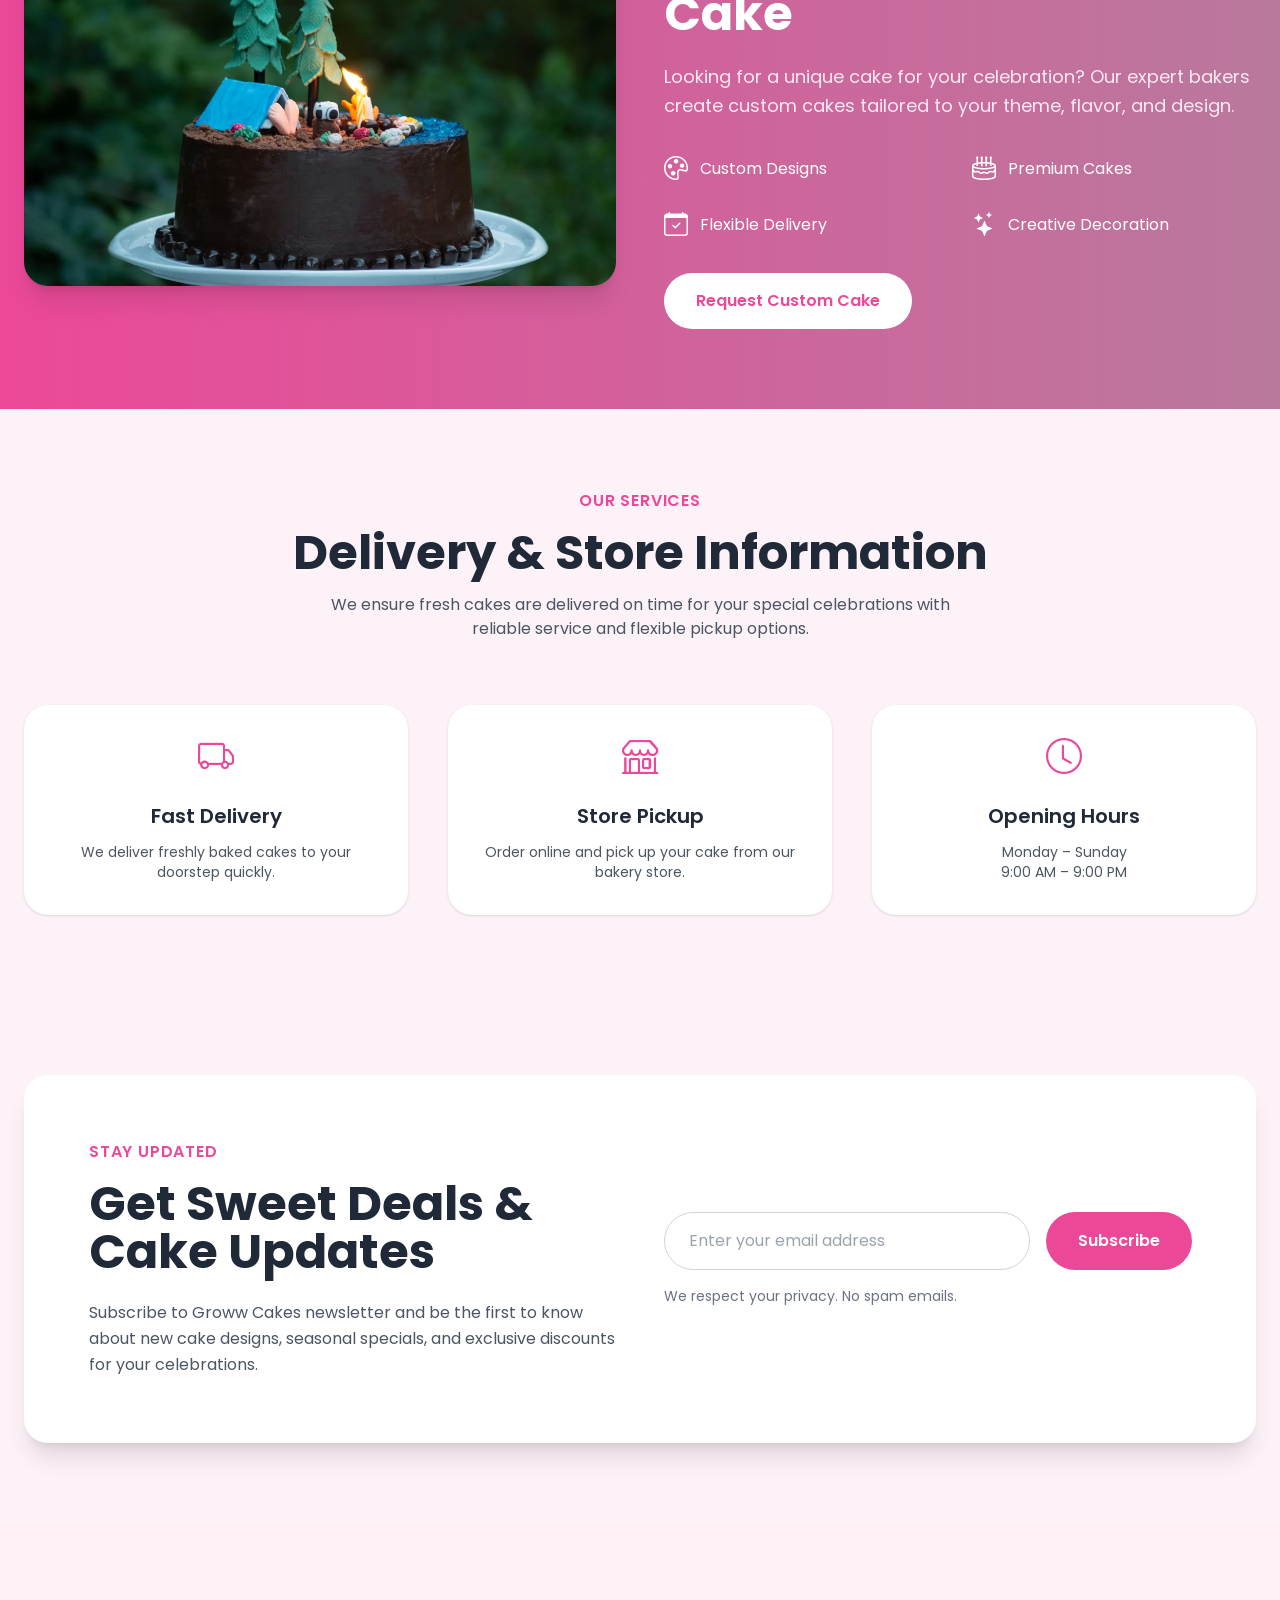
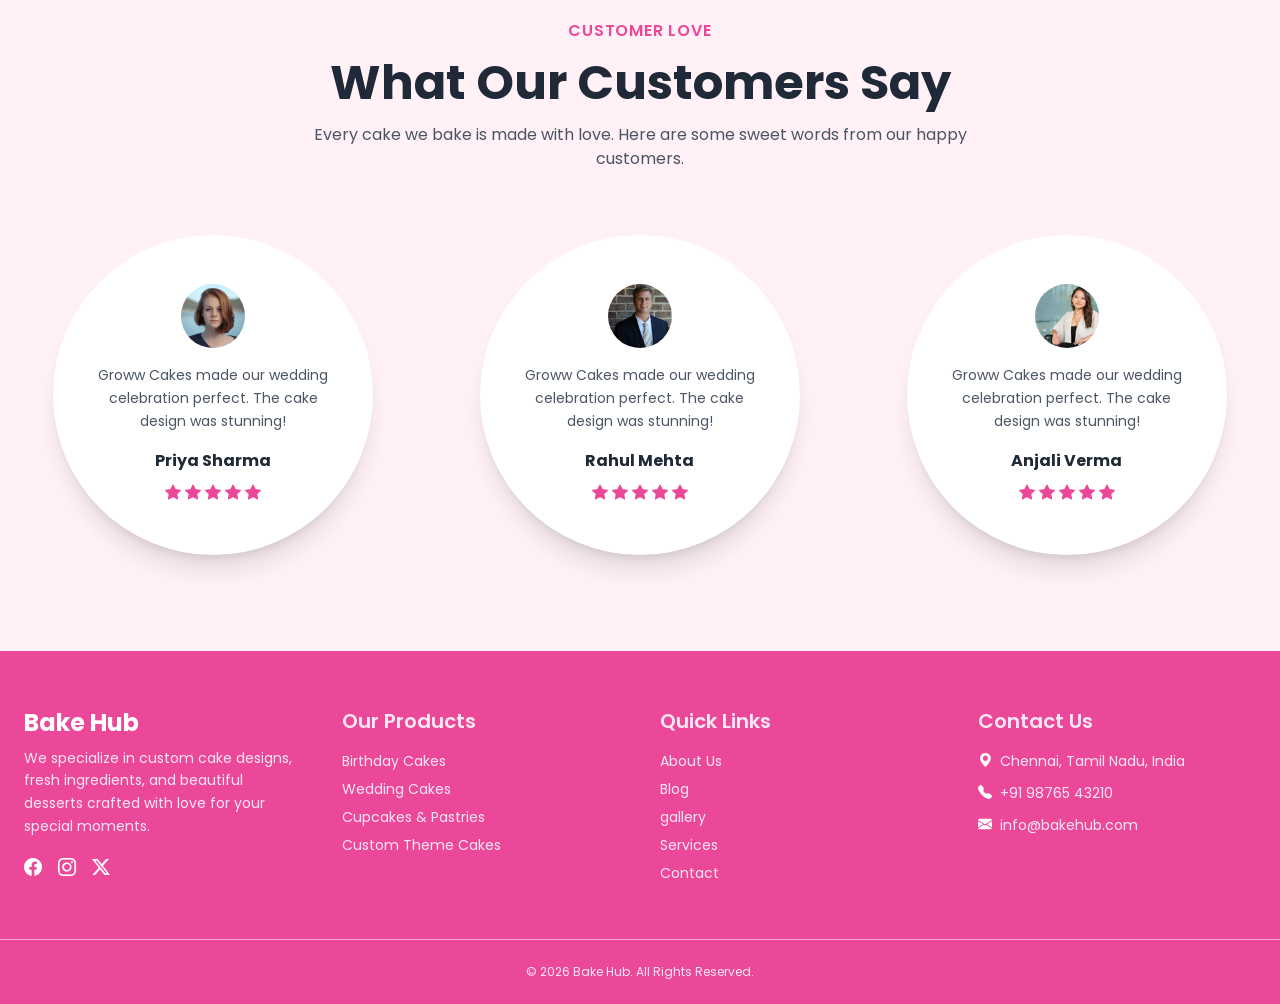
<file: home2.html>
<!DOCTYPE html>
<html lang="en">

<head>
  <meta charset="UTF-8">
  <meta name="viewport" content="width=device-width, initial-scale=1.0">
  <title>Home2 - Bake Hub</title>
  <link rel="icon" href="images/logo.jpeg">
  <script src="tailwind.js"></script>
  <link rel="stylesheet" href="https://cdn.jsdelivr.net/npm/bootstrap-icons@1.11.3/font/bootstrap-icons.min.css">
  <link rel="stylesheet" href="navbar.css">
  <link rel="stylesheet" href="footer.css">
  <link rel="preconnect" href="https://fonts.googleapis.com">
  <link rel="preconnect" href="https://fonts.gstatic.com" crossorigin>
  <link href="https://fonts.googleapis.com/css2?family=Poppins:wght@300;400;500;600;700&display=swap" rel="stylesheet">
  <style>
    /* RTL */
    .rtl {
      direction: rtl;
    }

    [dir="rtl"] .title {
      margin-right: 20px !important;
    }

    /* THEME TOGGLE */
    :root {
      --home-bg: #ffffff;
      --text-color: #111111;
    }

    [data-theme="dark"] {
      --home-bg: #000000;
      --text-color: #ffffff;
    }

    body {
      background-color: var(--home-bg) !important;
      color: var(--text-color);
      transition: background-color 0.4s ease, color 0.4s ease;
    }

    [data-theme="dark"] section,
    [data-theme="dark"] .card {
      background-color: #000000 !important;
    }

    [data-theme="dark"] .btn,
    [data-theme="dark"] .btn1:hover {
      color: #000000 !important;
    }

    [data-theme="dark"] body,
    [data-theme="dark"] p,
    [data-theme="dark"] h1,
    [data-theme="dark"] h2,
    [data-theme="dark"] h3,
    [data-theme="dark"] h4,
    [data-theme="dark"] h5,
    [data-theme="dark"] h6,
    [data-theme="dark"] span,
    [data-theme="dark"] li,
    [data-theme="dark"] a,
    [data-theme="dark"] label,
    [data-theme="dark"] small,
    [data-theme="dark"] strong,
    [data-theme="dark"] .title {
      color: #ffffff !important;
    }
  </style>
</head>

<body class="font-sans">
  <!-- navbar -->
  <div id="navbar"></div>
  <!-- HERO BANNER -->
  <section class="relative min-h-[90vh] flex items-center justify-center text-center overflow-hidden">

    <!-- Background Image -->
    <div class="absolute inset-0">
      <img src="images/bg3.avif" class="w-full h-full object-cover">
    </div>

    <!-- Overlay -->
    <div class="absolute inset-0 bg-black/50"></div>

    <!-- Content -->
    <div class="relative z-10 max-w-3xl px-6 text-white">

      <h1 class="text-4xl md:text-5xl lg:text-6xl font-bold mt-6 leading-tight">
        Freshly Baked Cakes <br>
        For Every Celebration <i class="bi bi-cake"></i>
      </h1>

      <p class="mt-6 text-gray-200 text-lg leading-relaxed">
        Discover delicious cakes, cupcakes, and desserts crafted with premium
        ingredients. Perfect for birthdays, weddings, and special occasions.
      </p>

      <!-- Buttons -->
      <div class="flex flex-wrap justify-center gap-4 mt-8">

        <a href="contact.html" class="bg-[#EC4899] px-8 py-4 rounded-full font-semibold hover:bg-[#B9799D] transition">
          Order Your Cake
        </a>

        <a href="service.html"
          class="btn1 border border-white px-8 py-4 rounded-full font-semibold hover:bg-white hover:text-[#EC4899] transition">
          Design Custom Cake
        </a>

      </div>

    </div>

  </section>
  <!-- SECTION1 -->
  <section class="py-20 bg-white">

    <div class="max-w-7xl mx-auto px-6">

      <!-- Title -->
      <div class="text-center mb-16">

        <span class="text-[#EC4899] font-semibold uppercase tracking-wider">
          Why Choose Us
        </span>

        <h2 class="text-4xl md:text-5xl font-bold text-gray-800 mt-4">
          The Sweetest Choice for Every Celebration
        </h2>

        <p class="text-gray-600 mt-4 max-w-2xl mx-auto">
          We use only high-quality ingredients to ensure every cake tastes
          delicious.
        </p>

      </div>


      <!-- Features -->
      <div class="grid grid-cols-1 sm:grid-cols-2 lg:grid-cols-4 gap-10">

        <!-- Feature 1 -->
        <div class="text-center p-8 rounded-3xl hover:shadow-xl transition">

          <div class="w-16 h-16 mx-auto flex items-center justify-center bg-pink-100 rounded-full">
            <i class="bi bi-egg-fried text-[#EC4899] text-2xl"></i>
          </div>

          <h3 class="text-xl font-semibold mt-6 text-gray-800">
            Fresh Ingredients
          </h3>

          <p class="text-gray-600 text-sm mt-3">
            We use only high-quality ingredients to ensure every cake tastes
            delicious.
          </p>

        </div>


        <!-- Feature 2 -->
        <div class="text-center p-8 rounded-3xl hover:shadow-xl transition">

          <div class="w-16 h-16 mx-auto flex items-center justify-center bg-pink-100 rounded-full">
            <i class="bi bi-palette text-[#EC4899] text-2xl"></i>
          </div>

          <h3 class="text-xl font-semibold mt-6 text-gray-800">
            Custom Designs
          </h3>

          <p class="text-gray-600 text-sm mt-3">
            We use only high-quality ingredients to ensure every cake tastes
            delicious.
          </p>

        </div>


        <!-- Feature 3 -->
        <div class="text-center p-8 rounded-3xl hover:shadow-xl transition">

          <div class="w-16 h-16 mx-auto flex items-center justify-center bg-pink-100 rounded-full">
            <i class="bi bi-truck text-[#EC4899] text-2xl"></i>
          </div>

          <h3 class="text-xl font-semibold mt-6 text-gray-800">
            Faster Delivery
          </h3>

          <p class="text-gray-600 text-sm mt-3">
            We use only high-quality ingredients to ensure every cake tastes
            delicious.
          </p>

        </div>


        <!-- Feature 4 -->
        <div class="text-center p-8 rounded-3xl hover:shadow-xl transition">

          <div class="w-16 h-16 mx-auto flex items-center justify-center bg-pink-100 rounded-full">
            <i class="bi bi-award text-[#EC4899] text-2xl"></i>
          </div>

          <h3 class="text-xl font-semibold mt-6 text-gray-800">
            Premium Quality
          </h3>

          <p class="text-gray-600 text-sm mt-3">
            We use only high-quality ingredients to ensure every cake tastes
            delicious.
          </p>

        </div>

      </div>

    </div>

  </section>
  <!-- SECTION2 -->
  <section class="py-20 bg-gradient-to-r from-[#EC4899] to-[#B9799D] text-white">

    <div class="max-w-7xl mx-auto px-6">

      <div class="grid lg:grid-cols-2 gap-12 items-center">

        <!-- Image -->
        <div class="relative">

          <img src="images/img7.avif" class="w-full h-[350px] object-cover rounded-3xl shadow-xl">

        </div>


        <!-- Content -->
        <div>

          <span class="btn bg-white text-[#EC4899] px-4 py-1 rounded-full text-sm font-semibold">
            Custom Cake
          </span>

          <h2 class="text-4xl md:text-5xl font-bold mt-6 leading-tight">
            Design Your Dream Cake
          </h2>

          <p class="mt-6 text-pink-100 text-lg leading-relaxed">
            Looking for a unique cake for your celebration? Our expert bakers
            create custom cakes tailored to your theme, flavor, and design.
          </p>

          <!-- Features -->
          <div class="grid grid-cols-2 gap-6 mt-8">

            <div class="flex items-center gap-3">
              <i class="bi bi-palette text-2xl"></i>
              <p>Custom Designs</p>
            </div>

            <div class="flex items-center gap-3">
              <i class="bi bi-cake2 text-2xl"></i>
              <p>Premium Cakes</p>
            </div>

            <div class="flex items-center gap-3">
              <i class="bi bi-calendar-check text-2xl"></i>
              <p>Flexible Delivery</p>
            </div>

            <div class="flex items-center gap-3">
              <i class="bi bi-stars text-2xl"></i>
              <p>Creative Decoration</p>
            </div>

          </div>

          <!-- Button -->
          <a href="contact.html"
            class="btn inline-block mt-8 bg-white text-[#EC4899] px-8 py-4 rounded-full font-semibold hover:bg-pink-100 transition">
            Request Custom Cake
          </a>

        </div>

      </div>

    </div>

  </section>
  <!-- SECTION3 -->
  <section class="py-20 bg-pink-50">

    <div class="max-w-7xl mx-auto px-6">

      <!-- Title -->
      <div class="text-center mb-16">

        <span class="text-[#EC4899] font-semibold uppercase tracking-wider">
          Our Services
        </span>

        <h2 class="text-4xl md:text-5xl font-bold text-gray-800 mt-4">
          Delivery & Store Information
        </h2>

        <p class="text-gray-600 mt-4 max-w-2xl mx-auto">
          We ensure fresh cakes are delivered on time for your special
          celebrations with reliable service and flexible pickup options.
        </p>

      </div>


      <!-- Info Cards -->
      <div class="grid grid-cols-1 md:grid-cols-3 gap-10">

        <!-- Card 1 -->
        <div class="card border border-white/10 bg-white p-8 rounded-3xl shadow hover:shadow-xl transition text-center">

          <i class="bi bi-truck text-[#EC4899] text-4xl"></i>

          <h3 class="text-xl font-semibold mt-6 text-gray-800">
            Fast Delivery
          </h3>

          <p class="text-gray-600 mt-3 text-sm">
            We deliver freshly baked cakes to your doorstep quickly.
          </p>

        </div>


        <!-- Card 2 -->
        <div class="card border border-white/10 bg-white p-8 rounded-3xl shadow hover:shadow-xl transition text-center">

          <i class="bi bi-shop text-[#EC4899] text-4xl"></i>

          <h3 class="text-xl font-semibold mt-6 text-gray-800">
            Store Pickup
          </h3>

          <p class="text-gray-600 mt-3 text-sm">
            Order online and pick up your cake from our bakery store.
          </p>

        </div>


        <!-- Card 3 -->
        <div class="card border border-white/10 bg-white p-8 rounded-3xl shadow hover:shadow-xl transition text-center">

          <i class="bi bi-clock text-[#EC4899] text-4xl"></i>

          <h3 class="text-xl font-semibold mt-6 text-gray-800">
            Opening Hours
          </h3>

          <p class="text-gray-600 mt-3 text-sm">
            Monday – Sunday <br>
            9:00 AM – 9:00 PM
          </p>

        </div>

      </div>

    </div>

  </section>
  <!-- SECTION4 -->
  <section class="py-20 bg-pink-50">

    <div class="max-w-7xl mx-auto px-6">

      <div class="card border border-white/10 bg-white rounded-3xl shadow-xl p-10 lg:p-16">

        <div class="grid lg:grid-cols-2 gap-12 items-center">

          <!-- Content -->
          <div>

            <span class="text-[#EC4899] font-semibold uppercase tracking-wider">
              Stay Updated
            </span>

            <h2 class="text-4xl md:text-5xl font-bold text-gray-800 mt-4">
              Get Sweet Deals & Cake Updates
            </h2>

            <p class="text-gray-600 mt-6 leading-relaxed">
              Subscribe to Groww Cakes newsletter and be the first to know
              about new cake designs, seasonal specials, and exclusive
              discounts for your celebrations.
            </p>

          </div>


          <!-- Form -->
          <div>

            <form class="flex flex-col sm:flex-row gap-4">

              <input type="email" placeholder="Enter your email address"
                class="flex-1 px-6 py-4 rounded-full border border-gray-300 focus:outline-none focus:ring-2 focus:ring-[#EC4899]">

              <button onclick="window.location.href='contact.html'"
                class="bg-[#EC4899] text-white px-8 py-4 rounded-full font-semibold hover:bg-[#B9799D] transition">
                Subscribe
              </button>

            </form>

            <p class="text-sm text-gray-500 mt-4">
              We respect your privacy. No spam emails.
            </p>

          </div>

        </div>

      </div>

    </div>

  </section>
  <!-- SECTION5 -->
  <section class="py-24 bg-[#FFF1F6]">

    <div class="max-w-7xl mx-auto px-6">

      <!-- Title -->
      <div class="text-center mb-16">
        <span class="text-[#EC4899] font-semibold uppercase tracking-wider">
          Customer Love
        </span>

        <h2 class="text-4xl md:text-5xl font-bold text-gray-800 mt-4">
          What Our Customers Say
        </h2>

        <p class="text-gray-600 mt-4 max-w-2xl mx-auto">
          Every cake we bake is made with love. Here are some sweet
          words from our happy customers.
        </p>
      </div>

      <!-- Round Cards -->
      <div class="grid sm:grid-cols-2 lg:grid-cols-3 gap-12 justify-items-center">

        <!-- Testimonial 1 -->
        <div
          class="card border border-white/10 w-80 h-80 bg-white rounded-full shadow-xl flex flex-col items-center justify-center text-center p-8 hover:scale-105 transition">

          <img src="images/client1.avif" class="w-16 h-16 rounded-full object-cover mb-4">

          <p class="text-gray-600 text-sm leading-relaxed">
            Groww Cakes made our wedding celebration perfect.
            The cake design was stunning!
          </p>

          <h4 class="font-bold text-gray-800 mt-4">Priya Sharma</h4>

          <div class="text-[#EC4899] mt-2">
            <i class="bi bi-star-fill"></i>
            <i class="bi bi-star-fill"></i>
            <i class="bi bi-star-fill"></i>
            <i class="bi bi-star-fill"></i>
            <i class="bi bi-star-fill"></i>
          </div>

        </div>

        <!-- Testimonial 2 -->
        <div
          class="card border border-white/10 w-80 h-80 bg-white rounded-full shadow-xl flex flex-col items-center justify-center text-center p-8 hover:scale-105 transition">

          <img src="images/client2.avif" class="w-16 h-16 rounded-full object-cover mb-4">

          <p class="text-gray-600 text-sm leading-relaxed">
            Groww Cakes made our wedding celebration perfect.
            The cake design was stunning!
          </p>

          <h4 class="font-bold text-gray-800 mt-4">Rahul Mehta</h4>

          <div class="text-[#EC4899] mt-2">
            <i class="bi bi-star-fill"></i>
            <i class="bi bi-star-fill"></i>
            <i class="bi bi-star-fill"></i>
            <i class="bi bi-star-fill"></i>
            <i class="bi bi-star-fill"></i>
          </div>

        </div>

        <!-- Testimonial 3 -->
        <div
          class="card border border-white/10 w-80 h-80 bg-white rounded-full shadow-xl flex flex-col items-center justify-center text-center p-8 hover:scale-105 transition sm:col-span-2 sm:justify-self-center lg:col-span-1">

          <img src="images/client3.avif" class="w-16 h-16 rounded-full object-cover mb-4">

          <p class="text-gray-600 text-sm leading-relaxed">
            Groww Cakes made our wedding celebration perfect.
            The cake design was stunning!
          </p>

          <h4 class="font-bold text-gray-800 mt-4">Anjali Verma</h4>

          <div class="text-[#EC4899] mt-2">
            <i class="bi bi-star-fill"></i>
            <i class="bi bi-star-fill"></i>
            <i class="bi bi-star-fill"></i>
            <i class="bi bi-star-fill"></i>
            <i class="bi bi-star-fill"></i>
          </div>

        </div>

      </div>

    </div>

  </section>
  <div id="footer"></div>
  <script>
    tailwind.config = {
      theme: {
        extend: {
          fontFamily: {
            sans: ['Poppins', 'ui-sans-serif', 'system-ui'],
          },
        },
      },
    }
  </script>
  <script src="navbar.js"></script>
  <script src="footer.js"></script>
</body>

</html>
</file>
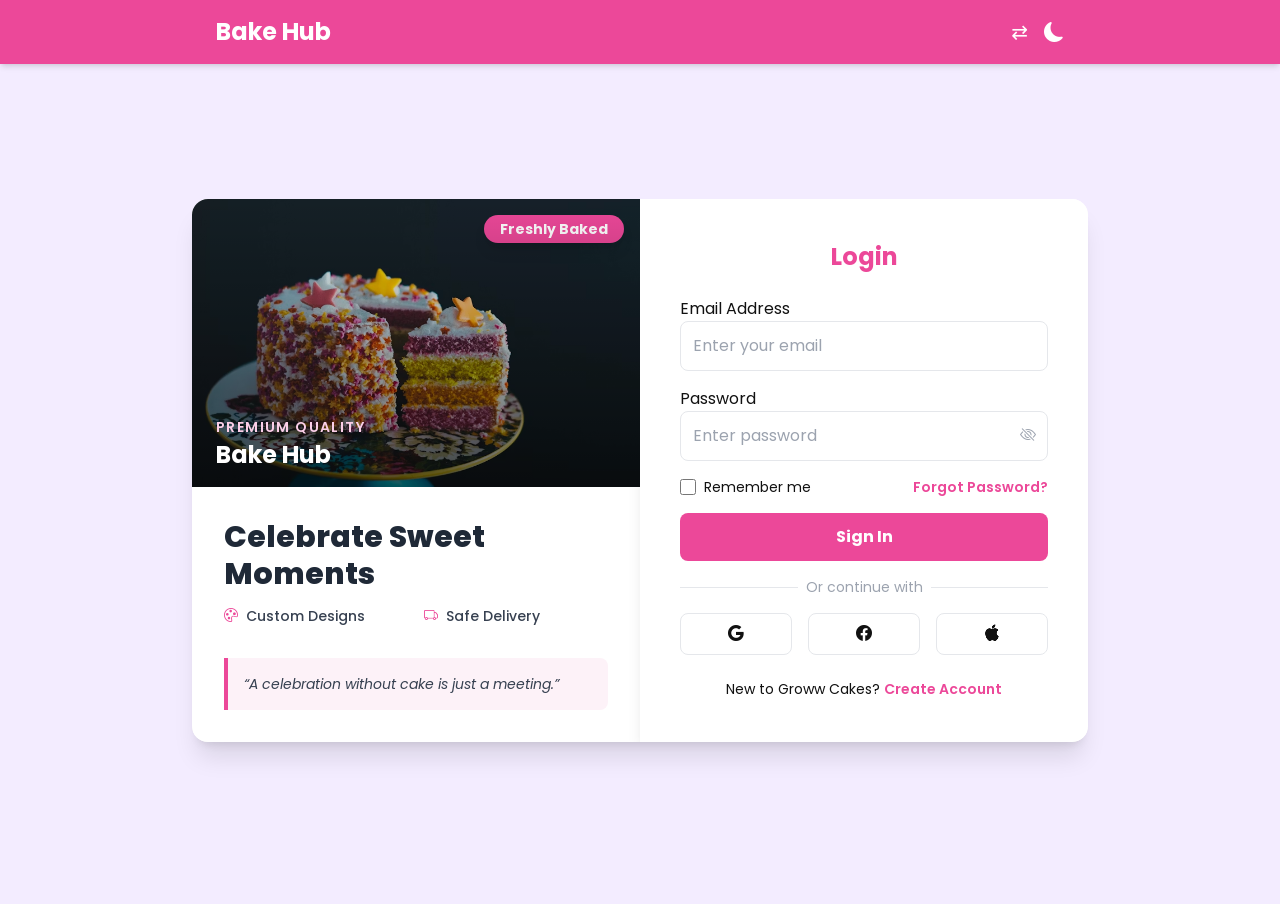
<file: login.html>
<!DOCTYPE html>
<html lang="en" dir="ltr">

<head>
    <meta charset="UTF-8">
    <meta name="viewport" content="width=device-width, initial-scale=1.0">
    <link rel="icon" href="images/logo.jpeg">
    <title>Login - Bake Hub</title>
    <link href="https://fonts.googleapis.com/css2?family=Poppins:wght@300;400;500;600;700&display=swap"
        rel="stylesheet">
    <script src="tailwind.js"></script>
    <link rel="stylesheet" href="https://cdn.jsdelivr.net/npm/bootstrap-icons@1.11.3/font/bootstrap-icons.min.css">
    <link href="https://fonts.googleapis.com/css2?family=Inter:wght@300;400;600;700&display=swap" rel="stylesheet">

    <style>
        :root {
            --home-bg: #F3ECFF;
            --text-color: #111;
        }

        [data-theme="dark"] {
            --home-bg: #000000;
            --text-color: #fff;
        }

        [data-theme="dark"] .card,
          [data-theme="dark"] .card1 {
            background-color: rgb(48, 48, 48);
        }

        [data-theme="dark"] .title {
            color: white;
        }

        [data-theme="dark"] .btn:hover {
            color: black;
        }

        body {
            background: var(--home-bg) !important;
            color: var(--text-color);
            transition: .4s;
        }

        @media(max-width:821px) {
            .card1 {
                display: none !important
            }
        }
    </style>
</head>

<body class="font-sans">

    <!-- NAVBAR (UNCHANGED) -->
    <nav class="card w-full bg-[#EC4899] text-white shadow-md">
        <div class="max-w-4xl mx-auto px-6 flex items-center justify-between h-16">

            <h1 class="text-2xl font-bold">
                <a href="index.html">
                    Bake Hub
                </a>
            </h1>

            <div class="flex gap-4 text-xl">
                <button id="rtlToggle">⇄</button>
                <button id="theme-toggle">
                    <i class="bi bi-moon-fill"></i>
                </button>
            </div>

        </div>
    </nav>

    <!-- MAIN -->
    <div class="flex justify-center items-center min-h-screen px-4 pt-8 mt-[-60px]">

        <div class="card flex flex-col lg:flex-row bg-white rounded-2xl shadow-xl 
            overflow-hidden w-full max-w-4xl ">

            <!-- LEFT MARKETING -->
            <div class="card1 lg:w-1/2 flex flex-col overflow-hidden bg-white shadow-2xl transition-hover hover:shadow-pink-200/50">
    
    <div class="relative h-64 sm:h-72 overflow-hidden">
        <img src="images/pic2.avif" alt="Handcrafted Cake" class="w-full h-full object-cover">
        <div class="absolute top-4 right-4 bg-[#EC4899] text-white px-4 py-1 rounded-full text-sm font-bold shadow-lg">
            Freshly Baked
        </div>
        <div class="absolute inset-0 bg-gradient-to-t from-black/60 to-transparent"></div>
        <div class="absolute bottom-4 left-6">
            <span class="text-pink-200 text-sm font-semibold uppercase tracking-widest">Premium Quality</span>
            <h2 class="text-white text-2xl font-bold">Bake Hub</h2>
        </div>
    </div>

    <div class="card p-8 flex flex-col justify-between flex-grow">
        <div>
            <h1 class="title text-3xl font-extrabold text-gray-800 leading-tight mb-3">
                Celebrate Sweet Moments
            </h1>
        </div>

        <div class="grid grid-cols-2 gap-4 mb-8">
            <div class="title flex items-center gap-2 text-sm font-medium text-gray-700">
                <i class="bi bi-palette text-[#EC4899]"></i> Custom Designs
            </div>
            <div class="title flex items-center gap-2 text-sm font-medium text-gray-700">
                <i class="bi bi-truck text-[#EC4899]"></i> Safe Delivery
            </div>
        </div>

        <div class="card border-l-4 border-[#EC4899] bg-pink-50 p-4 rounded-r-lg">
            <p class="title italic text-gray-700 text-sm">
                “A celebration without cake is just a meeting.”
            </p>
        </div>
    </div>
</div>

            <!-- RIGHT LOGIN -->
            <div class="card lg:w-1/2 p-10 flex flex-col justify-center bg-white shadow-lg">

                <div class="max-w-md mx-auto w-full">

                    <h2 class="title text-2xl font-bold mb-6 text-center text-[#EC4899]">
                        Login
                    </h2>

                    <form class="space-y-4">

                        <div>
                            <label>Email Address</label>
                            <input type="email" placeholder="Enter your email" class="w-full p-3 rounded-lg border 
       focus:ring-2 focus:ring-[#EC4899]" required>
                        </div>

                        <div>
                            <label>Password</label>
                            <div class="relative">
                                <input type="password" id="password" placeholder="Enter password" class="w-full p-3 rounded-lg border 
                                    focus:ring-2 focus:ring-[#EC4899] pr-10" required>
                                <i class="bi bi-eye-slash absolute right-3 top-1/2 transform -translate-y-1/2 cursor-pointer text-gray-400 hover:text-[#EC4899]"
                                    id="togglePassword"></i>
                            </div>
                        </div>

                        <div class="flex items-center justify-between gap-3 text-xs sm:text-sm">

                            <div class="flex items-center gap-2 whitespace-nowrap">
                                <input type="checkbox" id="remember" class="w-4 h-4 accent-[#EC4899]">
                                <label for="remember" class="cursor-pointer">
                                    Remember me
                                </label>
                            </div>

                            <a href="#" class="title text-[#EC4899] font-semibold whitespace-nowrap">
                                Forgot Password?
                            </a>

                        </div>

                        <button class="w-full bg-[#EC4899] hover:bg-[#B9799D] 
               text-white py-3 rounded-lg font-bold mt-4 
               transition duration-300">
                            Sign In
                        </button>

                    </form>

                    <div class="my-4 flex items-center">
                        <hr class="flex-grow">
                        <span class="px-2 text-gray-400 text-sm">Or continue with</span>
                        <hr class="flex-grow">
                    </div>

                    <div class="flex gap-4">
                        <button class="btn flex-1 py-2 border rounded-lg hover:bg-[#FFE6F0]">
                            <i class="bi bi-google"></i>
                        </button>
                        <button class="btn flex-1 py-2 border rounded-lg hover:bg-[#FFE6F0]">
                            <i class="bi bi-facebook"></i>
                        </button>
                        <button class="btn flex-1 py-2 border rounded-lg hover:bg-[#FFE6F0]">
                            <i class="bi bi-apple"></i>
                        </button>
                    </div>

                    <p class="mt-6 text-center text-sm">
                        New to Groww Cakes?
                        <a href="sign.html" class="title text-[#EC4899] font-semibold">
                            Create Account
                        </a>
                    </p>

                </div>
            </div>

        </div>
    </div>

    <!-- SCRIPT -->
    <script>

        // RTL Toggle
        rtlToggle.onclick = () => {
            document.documentElement.dir =
                document.documentElement.dir === "rtl" ? "ltr" : "rtl";
        }

        // Theme Toggle
        const btn = document.getElementById("theme-toggle");
        const saved = localStorage.getItem("theme");

        if (saved) {
            document.documentElement.dataset.theme = saved;
            btn.innerHTML = saved === "dark"
                ? '<i class="bi bi-sun-fill"></i>'
                : '<i class="bi bi-moon-fill"></i>';
        }

        btn.onclick = () => {
            let theme = document.documentElement.dataset.theme === "dark" ? "light" : "dark";
            document.documentElement.dataset.theme = theme;
            localStorage.setItem("theme", theme);
            btn.innerHTML = theme === "dark"
                ? '<i class="bi bi-sun-fill"></i>'
                : '<i class="bi bi-moon-fill"></i>';
        }

        tailwind.config = {
            theme: {
                extend: {
                    fontFamily: {
                        sans: ['Poppins', 'ui-sans-serif', 'system-ui'],
                    },
                },
            },
        }

        // Password Visibility Toggle
        const togglePassword = document.querySelector('#togglePassword');
        const password = document.querySelector('#password');

        togglePassword.addEventListener('click', function (e) {
            const type = password.getAttribute('type') === 'password' ? 'text' : 'password';
            password.setAttribute('type', type);
            this.classList.toggle('bi-eye');
            this.classList.toggle('bi-eye-slash');
        });

    </script>

</body>

</html>
</file>
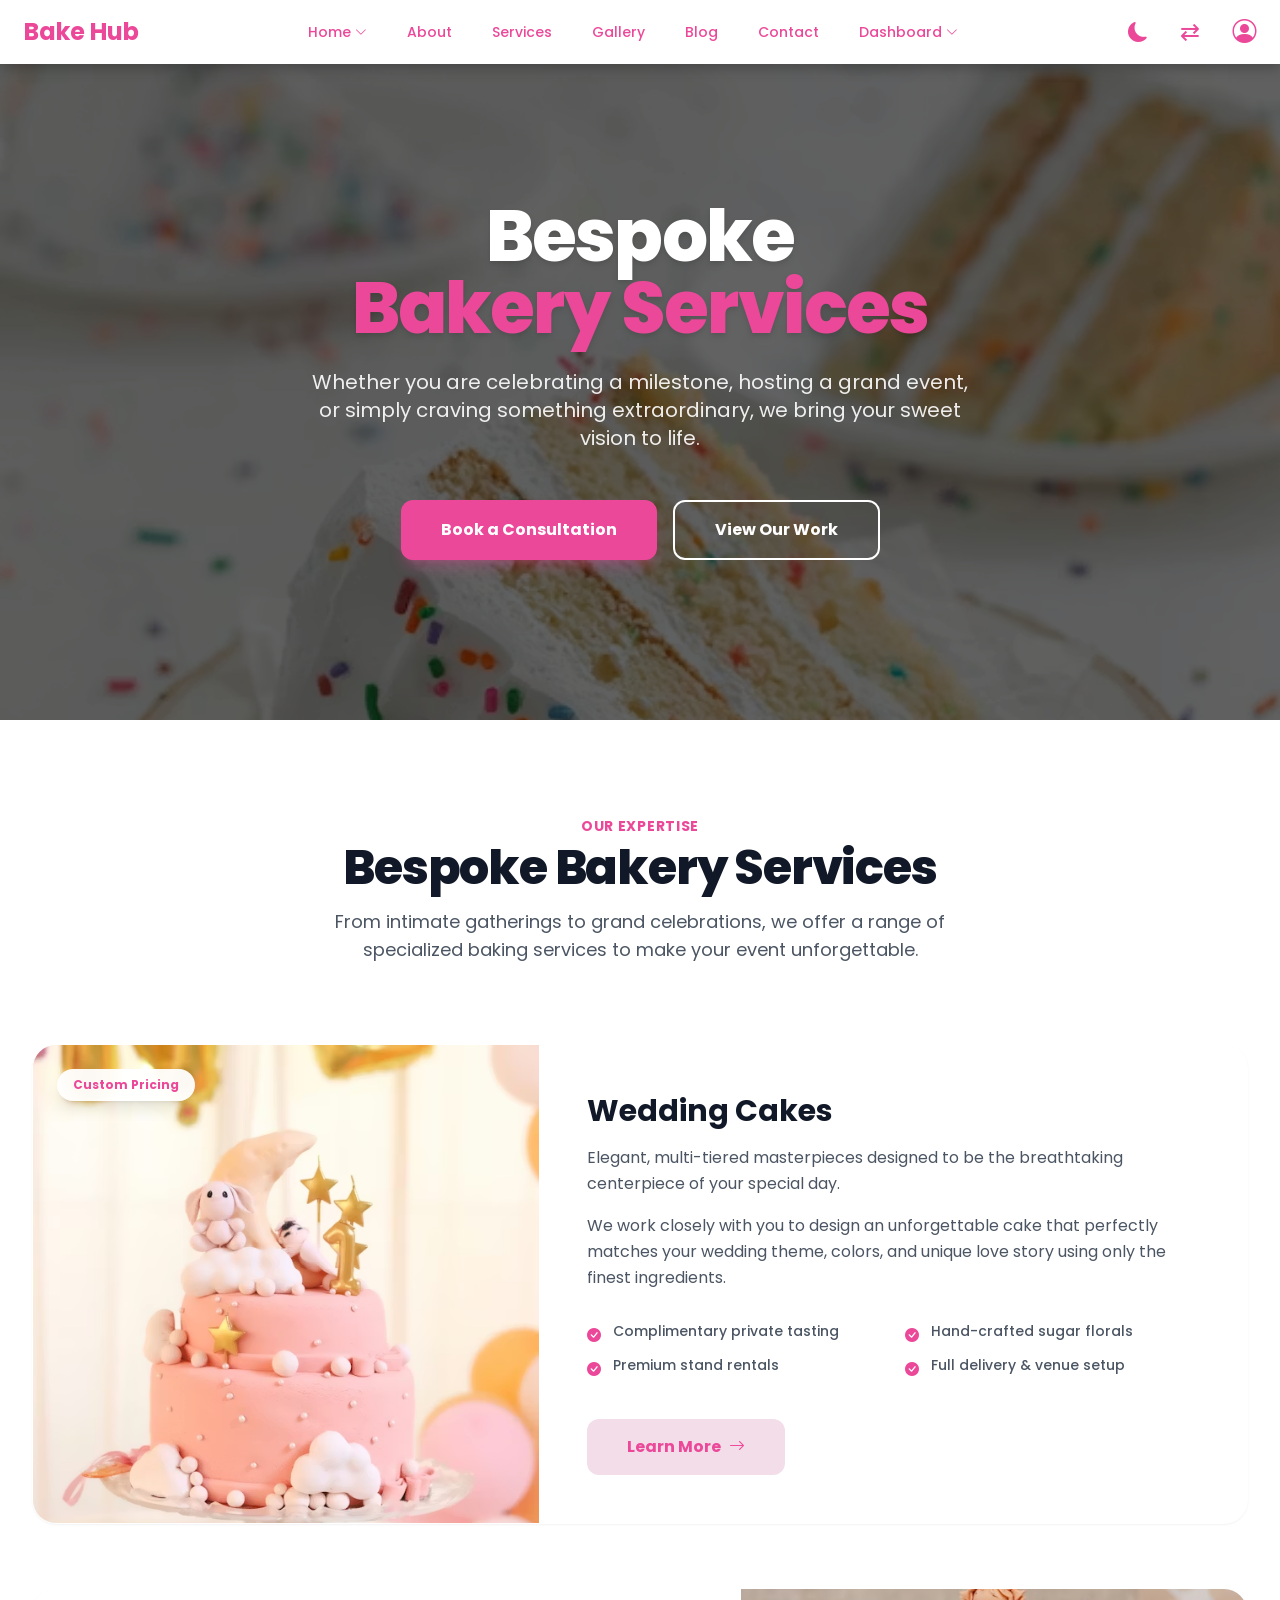
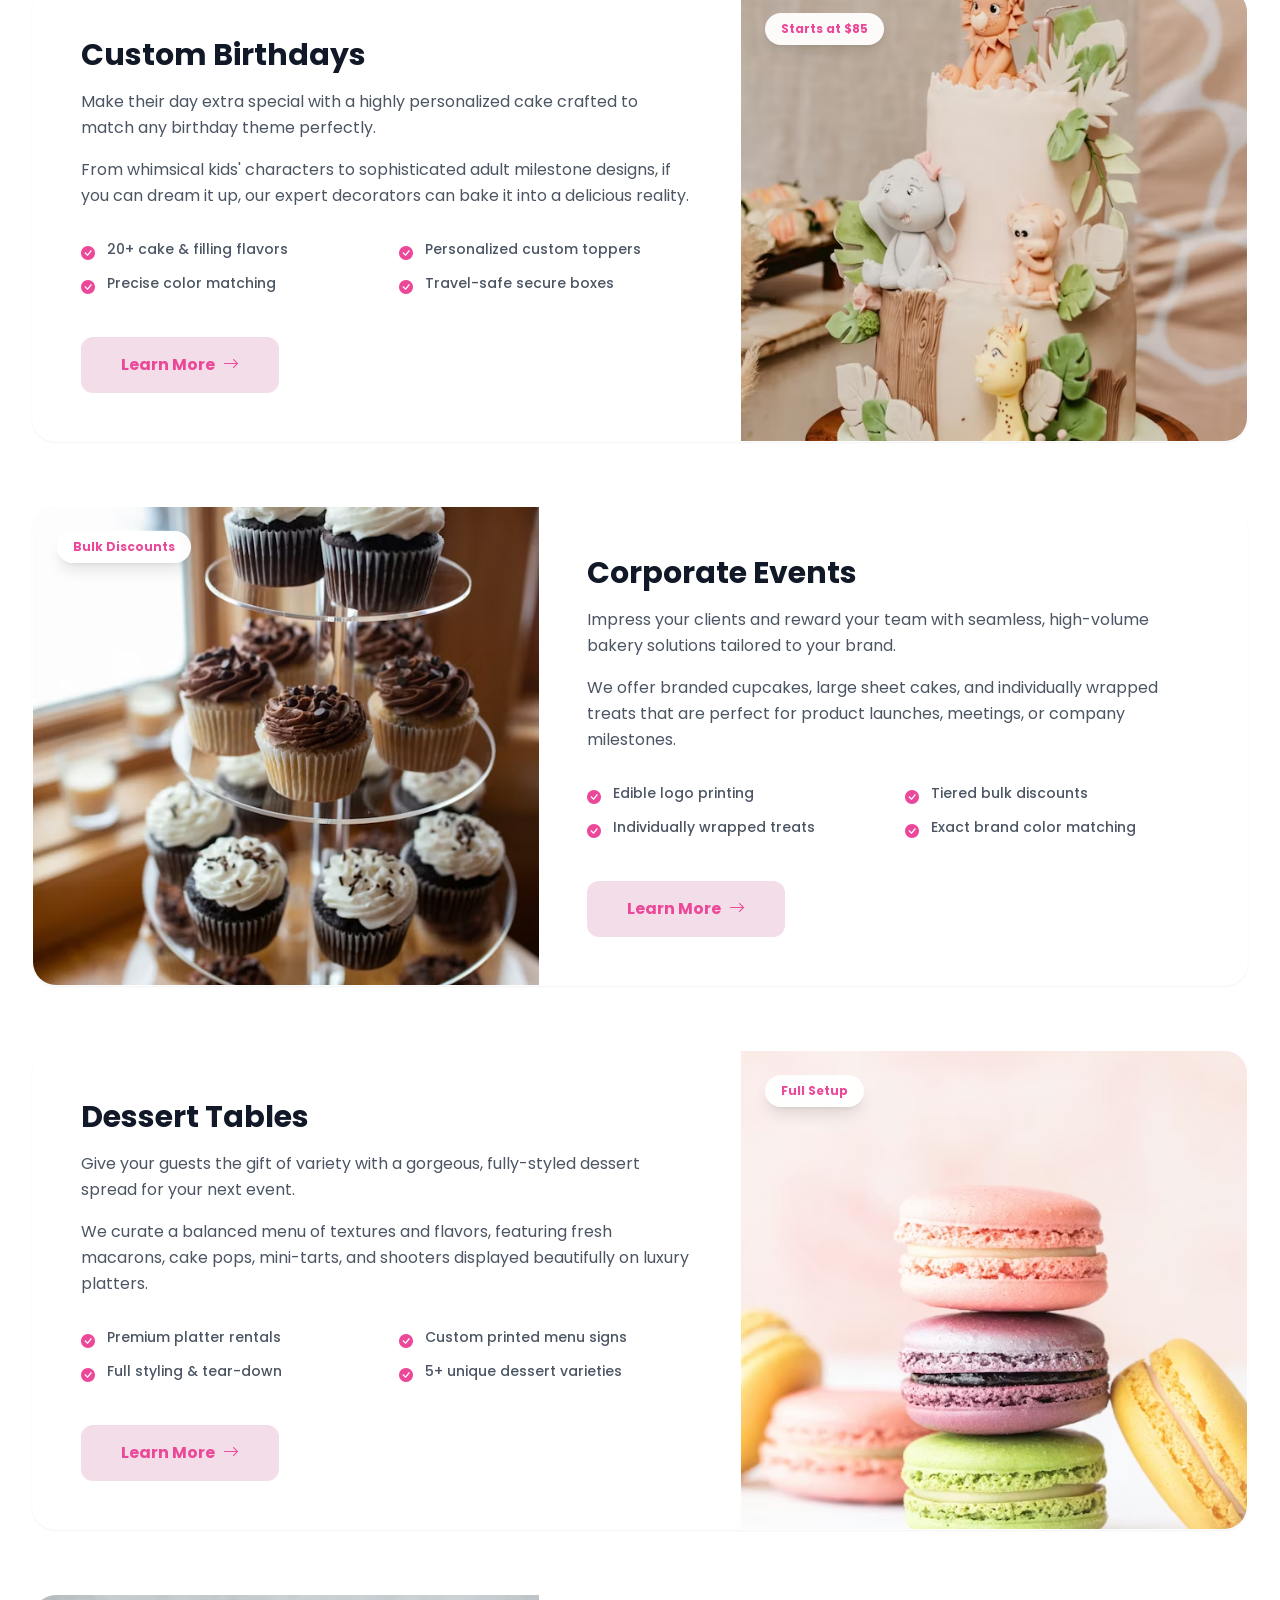
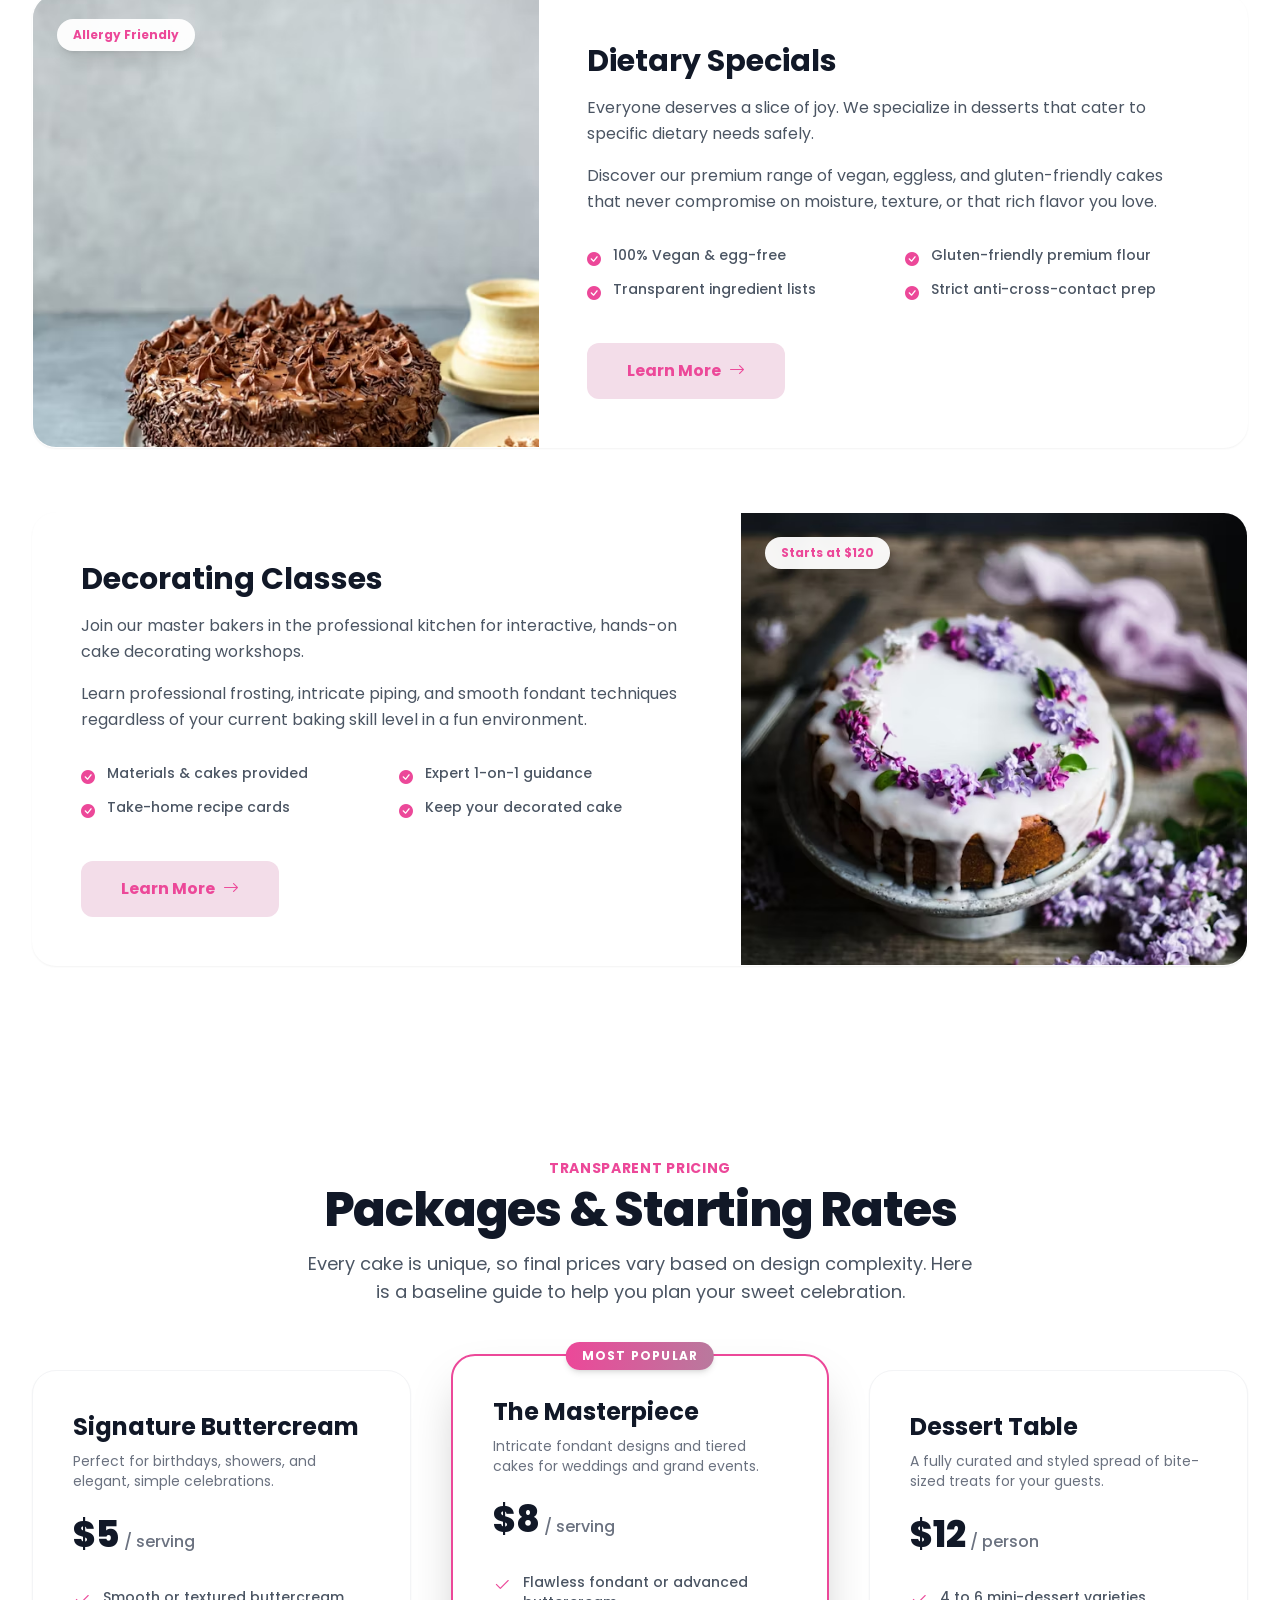
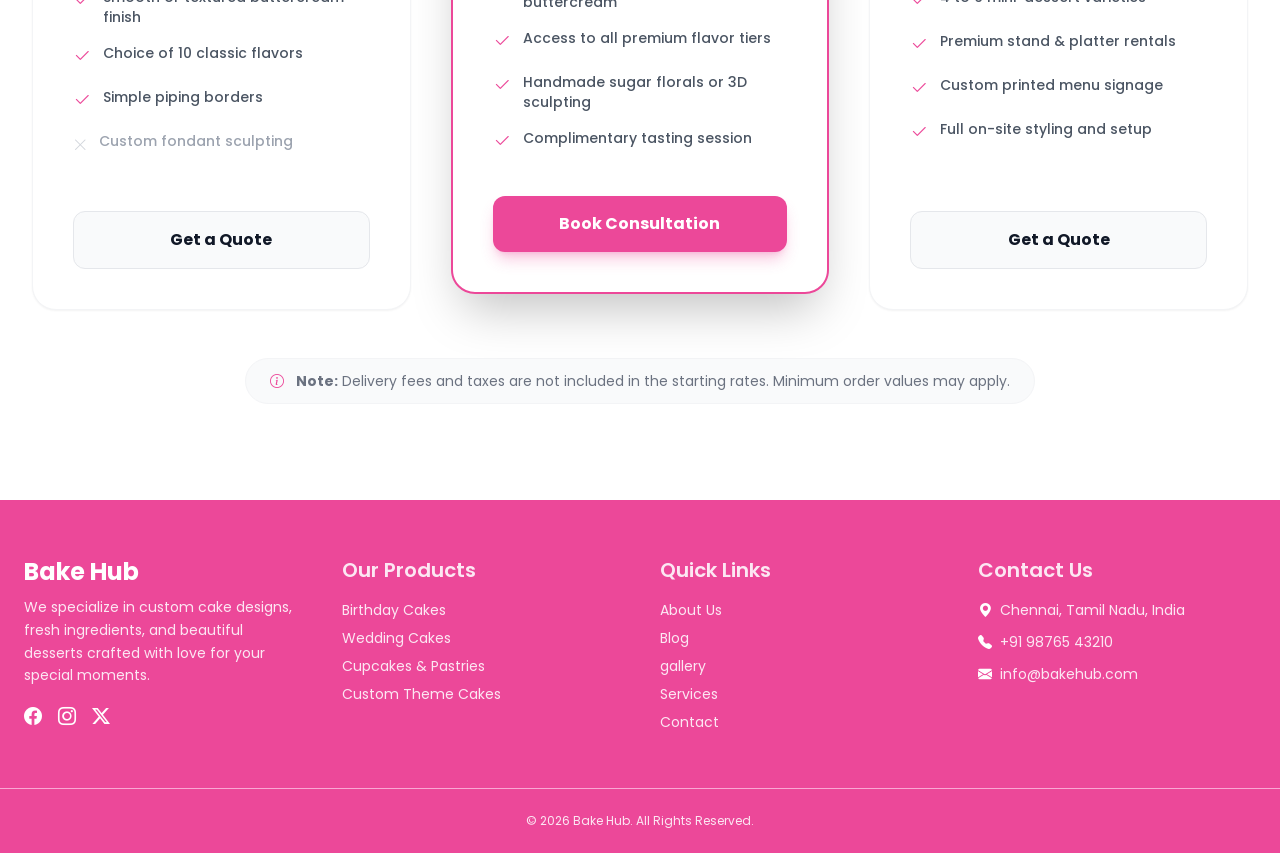
<file: service-details.html>
<!DOCTYPE html>
<html lang="en">

<head>
  <meta charset="UTF-8">
  <meta name="viewport" content="width=device-width, initial-scale=1.0">
  <title>Service Details - Bake Hub</title>
  <link rel="icon" href="images/logo.jpeg">
  <script src="tailwind.js"></script>
  <link rel="stylesheet" href="https://cdn.jsdelivr.net/npm/bootstrap-icons@1.11.3/font/bootstrap-icons.min.css">
  <link rel="stylesheet" href="navbar.css">
  <link rel="stylesheet" href="footer.css">
  <link rel="preconnect" href="https://fonts.googleapis.com">
  <link rel="preconnect" href="https://fonts.gstatic.com" crossorigin>
  <link href="https://fonts.googleapis.com/css2?family=Poppins:wght@300;400;500;600;700&display=swap" rel="stylesheet">
  <style>
    /* RTL */
    .rtl {
      direction: rtl;
    }

    [dir="rtl"] .title {
      margin-right: 20px !important;
    }

    /* THEME TOGGLE */
    :root {
      --home-bg: #ffffff;
      --text-color: #111111;
    }

    [data-theme="dark"] {
      --home-bg: #000000;
      --text-color: #ffffff;
    }

    body {
      background-color: var(--home-bg) !important;
      color: var(--text-color);
      transition: background-color 0.4s ease, color 0.4s ease;
    }

    [data-theme="dark"] section,
    [data-theme="dark"] .card {
      background-color: #000000 !important;
    }

    [data-theme="dark"] .btn,
    [data-theme="dark"] .btn1:hover {
      color: #000000 !important;
    }

    [data-theme="dark"] body,
    [data-theme="dark"] p,
    [data-theme="dark"] h1,
    [data-theme="dark"] h2,
    [data-theme="dark"] h3,
    [data-theme="dark"] h4,
    [data-theme="dark"] h5,
    [data-theme="dark"] h6,
    [data-theme="dark"] span,
    [data-theme="dark"] li,
    [data-theme="dark"] a,
    [data-theme="dark"] label,
    [data-theme="dark"] small,
    [data-theme="dark"] strong,
    [data-theme="dark"] .title {
      color: #ffffff !important;
    }
  </style>
</head>

<body class="font-sans">
  <!-- navbar -->
  <div id="navbar"></div>
  <!-- HERO BANNER -->
  <section
    class="relative w-full h-[70vh] min-h-[500px] lg:h-[80vh] bg-cover bg-center overflow-hidden flex items-center justify-center text-white"
    style="background-image: url('images/cake4.avif');">

    <div class="absolute inset-0 bg-black/60 z-10"></div>

    <div class="w-full max-w-5xl mx-auto px-4 sm:px-6 lg:px-8 relative z-20 flex flex-col items-center text-center">

      <h1
        class="text-4xl sm:text-5xl md:text-6xl lg:text-7xl font-extrabold text-white tracking-tight leading-tight mb-6 drop-shadow-md mt-10">
        Bespoke <br class="hidden sm:block">
        <span class="text-[#EC4899]">Bakery Services</span>
      </h1>

      <p class="text-base sm:text-lg md:text-xl text-white/90 mb-10 sm:mb-12 max-w-2xl mx-auto leading-relaxed">
        Whether you are celebrating a milestone, hosting a grand event, or simply craving something extraordinary, we
        bring your sweet vision to life.
      </p>

      <div class="flex flex-col sm:flex-row gap-4 w-full sm:w-auto justify-center">
        <button onclick="window.location.href='service-details.html'"
          class="w-full sm:w-auto px-10 py-4 bg-[#EC4899] hover:bg-[#b9799d] text-white rounded-xl font-bold shadow-lg shadow-[#EC4899]/30 transition-all duration-300 hover:-translate-y-1 flex items-center justify-center gap-2 text-base">
          Book a Consultation
        </button>
        <button onclick="window.location.href='gallery.html'"
          class="w-full sm:w-auto px-10 py-4 bg-transparent border-2 border-white text-white hover:bg-white/10 rounded-xl font-bold transition-all duration-300 flex items-center justify-center gap-2 text-base">
          View Our Work
        </button>
      </div>

    </div>
  </section>

  <!-- SECTION1 -->

  <section class="w-full max-w-7xl mx-auto px-4 sm:px-6 lg:px-8 py-16 sm:py-24">

    <div class="text-center mb-16 sm:mb-20">
      <span class="text-[#EC4899] font-bold tracking-wider uppercase text-sm mb-2 block">
        Our Expertise
      </span>
      <h2 class="text-3xl sm:text-4xl md:text-5xl font-extrabold text-gray-900 mb-4 tracking-tight">
        Bespoke Bakery Services
      </h2>
      <p class="text-base sm:text-lg text-gray-600 max-w-2xl mx-auto">
        From intimate gatherings to grand celebrations, we offer a range of specialized baking services to make your
        event unforgettable.
      </p>
    </div>

    <div class="flex flex-col gap-12 lg:gap-16">

      <div
        class="card group bg-white rounded-3xl overflow-hidden shadow-sm hover:shadow-2xl border border-white/10 transition-all duration-300 flex flex-col lg:flex-row transform hover:-translate-y-1">

        <div class="relative w-full lg:w-5/12 h-[300px] lg:h-auto shrink-0 overflow-hidden bg-gray-100">
          <img src="images/img2.avif" alt="Wedding Cakes"
            class="absolute inset-0 w-full h-full object-cover transform group-hover:scale-105 transition-transform duration-700 ease-in-out">
          <div
            class="absolute top-6 left-6 bg-white/95 backdrop-blur-sm text-[#EC4899] font-bold text-xs px-4 py-2 rounded-full shadow-lg">
            Custom Pricing
          </div>
        </div>

        <div class="p-8 lg:p-12 flex flex-col flex-1 justify-center">
          <h3 class="text-3xl font-bold text-gray-900 mb-4 group-hover:text-[#EC4899] transition-colors duration-300">
            Wedding Cakes</h3>

          <p class="text-gray-600 text-base mb-4 leading-relaxed">
            Elegant, multi-tiered masterpieces designed to be the breathtaking centerpiece of your special day.
          </p>
          <p class="text-gray-600 text-base mb-8 leading-relaxed">
            We work closely with you to design an unforgettable cake that perfectly matches your wedding theme, colors,
            and unique love story using only the finest ingredients.
          </p>

          <ul class="grid grid-cols-1 sm:grid-cols-2 gap-x-6 gap-y-3 mb-10">
            <li class="flex items-start gap-3 text-sm text-gray-600 font-medium">
              <i class="bi bi-check-circle-fill text-[#EC4899] mt-0.5 text-[14px] shrink-0"></i>
              <span class="leading-tight">Complimentary private tasting</span>
            </li>
            <li class="flex items-start gap-3 text-sm text-gray-600 font-medium">
              <i class="bi bi-check-circle-fill text-[#EC4899] mt-0.5 text-[14px] shrink-0"></i>
              <span class="leading-tight">Hand-crafted sugar florals</span>
            </li>
            <li class="flex items-start gap-3 text-sm text-gray-600 font-medium">
              <i class="bi bi-check-circle-fill text-[#EC4899] mt-0.5 text-[14px] shrink-0"></i>
              <span class="leading-tight">Premium stand rentals</span>
            </li>
            <li class="flex items-start gap-3 text-sm text-gray-600 font-medium">
              <i class="bi bi-check-circle-fill text-[#EC4899] mt-0.5 text-[14px] shrink-0"></i>
              <span class="leading-tight">Full delivery & venue setup</span>
            </li>
          </ul>

          <button onclick="window.location.href='service-details.html'"
            class="w-full sm:w-max px-10 py-4 bg-[#f3dde9] text-[#EC4899] hover:bg-[#EC4899] hover:text-white rounded-xl font-bold transition-all duration-300 flex items-center justify-center gap-2">
            Learn More <i class="bi bi-arrow-right"></i>
          </button>
        </div>
      </div>

      <div
        class="card group bg-white rounded-3xl overflow-hidden shadow-sm hover:shadow-2xl border border-white/10 transition-all duration-300 flex flex-col lg:flex-row-reverse transform hover:-translate-y-1">

        <div class="relative w-full lg:w-5/12 h-[300px] lg:h-auto shrink-0 overflow-hidden bg-gray-100">
          <img src="images/img6.avif" alt="Birthday Cakes"
            class="absolute inset-0 w-full h-full object-cover transform group-hover:scale-105 transition-transform duration-700 ease-in-out">
          <div
            class="absolute top-6 right-6 lg:left-6 lg:right-auto bg-white/95 backdrop-blur-sm text-[#EC4899] font-bold text-xs px-4 py-2 rounded-full shadow-lg">
            Starts at $85
          </div>
        </div>

        <div class="p-8 lg:p-12 flex flex-col flex-1 justify-center">
          <h3 class="text-3xl font-bold text-gray-900 mb-4 group-hover:text-[#EC4899] transition-colors duration-300">
            Custom Birthdays</h3>

          <p class="text-gray-600 text-base mb-4 leading-relaxed">
            Make their day extra special with a highly personalized cake crafted to match any birthday theme perfectly.
          </p>
          <p class="text-gray-600 text-base mb-8 leading-relaxed">
            From whimsical kids' characters to sophisticated adult milestone designs, if you can dream it up, our expert
            decorators can bake it into a delicious reality.
          </p>

          <ul class="grid grid-cols-1 sm:grid-cols-2 gap-x-6 gap-y-3 mb-10">
            <li class="flex items-start gap-3 text-sm text-gray-600 font-medium">
              <i class="bi bi-check-circle-fill text-[#EC4899] mt-0.5 text-[14px] shrink-0"></i>
              <span class="leading-tight">20+ cake & filling flavors</span>
            </li>
            <li class="flex items-start gap-3 text-sm text-gray-600 font-medium">
              <i class="bi bi-check-circle-fill text-[#EC4899] mt-0.5 text-[14px] shrink-0"></i>
              <span class="leading-tight">Personalized custom toppers</span>
            </li>
            <li class="flex items-start gap-3 text-sm text-gray-600 font-medium">
              <i class="bi bi-check-circle-fill text-[#EC4899] mt-0.5 text-[14px] shrink-0"></i>
              <span class="leading-tight">Precise color matching</span>
            </li>
            <li class="flex items-start gap-3 text-sm text-gray-600 font-medium">
              <i class="bi bi-check-circle-fill text-[#EC4899] mt-0.5 text-[14px] shrink-0"></i>
              <span class="leading-tight">Travel-safe secure boxes</span>
            </li>
          </ul>

          <button onclick="window.location.href='service-details.html'"
            class="w-full sm:w-max px-10 py-4 bg-[#f3dde9] text-[#EC4899] hover:bg-[#EC4899] hover:text-white rounded-xl font-bold transition-all duration-300 flex items-center justify-center gap-2">
            Learn More <i class="bi bi-arrow-right"></i>
          </button>
        </div>
      </div>

      <div
        class="card group bg-white rounded-3xl overflow-hidden shadow-sm hover:shadow-2xl border border-white/10 transition-all duration-300 flex flex-col lg:flex-row transform hover:-translate-y-1">

        <div class="relative w-full lg:w-5/12 h-[300px] lg:h-auto shrink-0 overflow-hidden bg-gray-100">
          <img src="images/cake11.avif" alt="Corporate Cupcakes"
            class="absolute inset-0 w-full h-full object-cover transform group-hover:scale-105 transition-transform duration-700 ease-in-out">
          <div
            class="absolute top-6 left-6 bg-white/95 backdrop-blur-sm text-[#EC4899] font-bold text-xs px-4 py-2 rounded-full shadow-lg">
            Bulk Discounts
          </div>
        </div>

        <div class="p-8 lg:p-12 flex flex-col flex-1 justify-center">
          <h3 class="text-3xl font-bold text-gray-900 mb-4 group-hover:text-[#EC4899] transition-colors duration-300">
            Corporate Events</h3>

          <p class="text-gray-600 text-base mb-4 leading-relaxed">
            Impress your clients and reward your team with seamless, high-volume bakery solutions tailored to your
            brand.
          </p>
          <p class="text-gray-600 text-base mb-8 leading-relaxed">
            We offer branded cupcakes, large sheet cakes, and individually wrapped treats that are perfect for product
            launches, meetings, or company milestones.
          </p>

          <ul class="grid grid-cols-1 sm:grid-cols-2 gap-x-6 gap-y-3 mb-10">
            <li class="flex items-start gap-3 text-sm text-gray-600 font-medium">
              <i class="bi bi-check-circle-fill text-[#EC4899] mt-0.5 text-[14px] shrink-0"></i>
              <span class="leading-tight">Edible logo printing</span>
            </li>
            <li class="flex items-start gap-3 text-sm text-gray-600 font-medium">
              <i class="bi bi-check-circle-fill text-[#EC4899] mt-0.5 text-[14px] shrink-0"></i>
              <span class="leading-tight">Tiered bulk discounts</span>
            </li>
            <li class="flex items-start gap-3 text-sm text-gray-600 font-medium">
              <i class="bi bi-check-circle-fill text-[#EC4899] mt-0.5 text-[14px] shrink-0"></i>
              <span class="leading-tight">Individually wrapped treats</span>
            </li>
            <li class="flex items-start gap-3 text-sm text-gray-600 font-medium">
              <i class="bi bi-check-circle-fill text-[#EC4899] mt-0.5 text-[14px] shrink-0"></i>
              <span class="leading-tight">Exact brand color matching</span>
            </li>
          </ul>

          <button onclick="window.location.href='service-details.html'"
            class="w-full sm:w-max px-10 py-4 bg-[#f3dde9] text-[#EC4899] hover:bg-[#EC4899] hover:text-white rounded-xl font-bold transition-all duration-300 flex items-center justify-center gap-2">
            Learn More <i class="bi bi-arrow-right"></i>
          </button>
        </div>
      </div>

      <div
        class="card group bg-white rounded-3xl overflow-hidden shadow-sm hover:shadow-2xl border border-white/10 transition-all duration-300 flex flex-col lg:flex-row-reverse transform hover:-translate-y-1">

        <div class="relative w-full lg:w-5/12 h-[300px] lg:h-auto shrink-0 overflow-hidden bg-gray-100">
          <img src="images/pic5.avif" alt="Dessert Tables"
            class="absolute inset-0 w-full h-full object-cover transform group-hover:scale-105 transition-transform duration-700 ease-in-out">
          <div
            class="absolute top-6 right-6 lg:left-6 lg:right-auto bg-white/95 backdrop-blur-sm text-[#EC4899] font-bold text-xs px-4 py-2 rounded-full shadow-lg">
            Full Setup
          </div>
        </div>

        <div class="p-8 lg:p-12 flex flex-col flex-1 justify-center">
          <h3 class="text-3xl font-bold text-gray-900 mb-4 group-hover:text-[#EC4899] transition-colors duration-300">
            Dessert Tables</h3>

          <p class="text-gray-600 text-base mb-4 leading-relaxed">
            Give your guests the gift of variety with a gorgeous, fully-styled dessert spread for your next event.
          </p>
          <p class="text-gray-600 text-base mb-8 leading-relaxed">
            We curate a balanced menu of textures and flavors, featuring fresh macarons, cake pops, mini-tarts, and
            shooters displayed beautifully on luxury platters.
          </p>

          <ul class="grid grid-cols-1 sm:grid-cols-2 gap-x-6 gap-y-3 mb-10">
            <li class="flex items-start gap-3 text-sm text-gray-600 font-medium">
              <i class="bi bi-check-circle-fill text-[#EC4899] mt-0.5 text-[14px] shrink-0"></i>
              <span class="leading-tight">Premium platter rentals</span>
            </li>
            <li class="flex items-start gap-3 text-sm text-gray-600 font-medium">
              <i class="bi bi-check-circle-fill text-[#EC4899] mt-0.5 text-[14px] shrink-0"></i>
              <span class="leading-tight">Custom printed menu signs</span>
            </li>
            <li class="flex items-start gap-3 text-sm text-gray-600 font-medium">
              <i class="bi bi-check-circle-fill text-[#EC4899] mt-0.5 text-[14px] shrink-0"></i>
              <span class="leading-tight">Full styling & tear-down</span>
            </li>
            <li class="flex items-start gap-3 text-sm text-gray-600 font-medium">
              <i class="bi bi-check-circle-fill text-[#EC4899] mt-0.5 text-[14px] shrink-0"></i>
              <span class="leading-tight">5+ unique dessert varieties</span>
            </li>
          </ul>

          <button onclick="window.location.href='service-details.html'"
            class="w-full sm:w-max px-10 py-4 bg-[#f3dde9] text-[#EC4899] hover:bg-[#EC4899] hover:text-white rounded-xl font-bold transition-all duration-300 flex items-center justify-center gap-2">
            Learn More <i class="bi bi-arrow-right"></i>
          </button>
        </div>
      </div>

      <div
        class="card group bg-white rounded-3xl overflow-hidden shadow-sm hover:shadow-2xl border border-white/10 transition-all duration-300 flex flex-col lg:flex-row transform hover:-translate-y-1">

        <div class="relative w-full lg:w-5/12 h-[300px] lg:h-auto shrink-0 overflow-hidden bg-gray-100">
          <img src="images/img9.avif" alt="Vegan Cakes"
            class="absolute inset-0 w-full h-full object-cover transform group-hover:scale-105 transition-transform duration-700 ease-in-out">
          <div
            class="absolute top-6 left-6 bg-white/95 backdrop-blur-sm text-[#EC4899] font-bold text-xs px-4 py-2 rounded-full shadow-lg">
            Allergy Friendly
          </div>
        </div>

        <div class="p-8 lg:p-12 flex flex-col flex-1 justify-center">
          <h3 class="text-3xl font-bold text-gray-900 mb-4 group-hover:text-[#EC4899] transition-colors duration-300">
            Dietary Specials</h3>

          <p class="text-gray-600 text-base mb-4 leading-relaxed">
            Everyone deserves a slice of joy. We specialize in desserts that cater to specific dietary needs safely.
          </p>
          <p class="text-gray-600 text-base mb-8 leading-relaxed">
            Discover our premium range of vegan, eggless, and gluten-friendly cakes that never compromise on moisture,
            texture, or that rich flavor you love.
          </p>

          <ul class="grid grid-cols-1 sm:grid-cols-2 gap-x-6 gap-y-3 mb-10">
            <li class="flex items-start gap-3 text-sm text-gray-600 font-medium">
              <i class="bi bi-check-circle-fill text-[#EC4899] mt-0.5 text-[14px] shrink-0"></i>
              <span class="leading-tight">100% Vegan & egg-free</span>
            </li>
            <li class="flex items-start gap-3 text-sm text-gray-600 font-medium">
              <i class="bi bi-check-circle-fill text-[#EC4899] mt-0.5 text-[14px] shrink-0"></i>
              <span class="leading-tight">Gluten-friendly premium flour</span>
            </li>
            <li class="flex items-start gap-3 text-sm text-gray-600 font-medium">
              <i class="bi bi-check-circle-fill text-[#EC4899] mt-0.5 text-[14px] shrink-0"></i>
              <span class="leading-tight">Transparent ingredient lists</span>
            </li>
            <li class="flex items-start gap-3 text-sm text-gray-600 font-medium">
              <i class="bi bi-check-circle-fill text-[#EC4899] mt-0.5 text-[14px] shrink-0"></i>
              <span class="leading-tight">Strict anti-cross-contact prep</span>
            </li>
          </ul>

          <button onclick="window.location.href='service-details.html'"
            class="w-full sm:w-max px-10 py-4 bg-[#f3dde9] text-[#EC4899] hover:bg-[#EC4899] hover:text-white rounded-xl font-bold transition-all duration-300 flex items-center justify-center gap-2">
            Learn More <i class="bi bi-arrow-right"></i>
          </button>
        </div>
      </div>

      <div
        class="card group bg-white rounded-3xl overflow-hidden shadow-sm hover:shadow-2xl border border-white/10 transition-all duration-300 flex flex-col lg:flex-row-reverse transform hover:-translate-y-1">

        <div class="relative w-full lg:w-5/12 h-[300px] lg:h-auto shrink-0 overflow-hidden bg-gray-100">
          <img src="images/img8.avif" alt="Baking Classes"
            class="absolute inset-0 w-full h-full object-cover transform group-hover:scale-105 transition-transform duration-700 ease-in-out">
          <div
            class="absolute top-6 right-6 lg:left-6 lg:right-auto bg-white/95 backdrop-blur-sm text-[#EC4899] font-bold text-xs px-4 py-2 rounded-full shadow-lg">
            Starts at $120
          </div>
        </div>

        <div class="p-8 lg:p-12 flex flex-col flex-1 justify-center">
          <h3 class="text-3xl font-bold text-gray-900 mb-4 group-hover:text-[#EC4899] transition-colors duration-300">
            Decorating Classes</h3>

          <p class="text-gray-600 text-base mb-4 leading-relaxed">
            Join our master bakers in the professional kitchen for interactive, hands-on cake decorating workshops.
          </p>
          <p class="text-gray-600 text-base mb-8 leading-relaxed">
            Learn professional frosting, intricate piping, and smooth fondant techniques regardless of your current
            baking skill level in a fun environment.
          </p>

          <ul class="grid grid-cols-1 sm:grid-cols-2 gap-x-6 gap-y-3 mb-10">
            <li class="flex items-start gap-3 text-sm text-gray-600 font-medium">
              <i class="bi bi-check-circle-fill text-[#EC4899] mt-0.5 text-[14px] shrink-0"></i>
              <span class="leading-tight">Materials & cakes provided</span>
            </li>
            <li class="flex items-start gap-3 text-sm text-gray-600 font-medium">
              <i class="bi bi-check-circle-fill text-[#EC4899] mt-0.5 text-[14px] shrink-0"></i>
              <span class="leading-tight">Expert 1-on-1 guidance</span>
            </li>
            <li class="flex items-start gap-3 text-sm text-gray-600 font-medium">
              <i class="bi bi-check-circle-fill text-[#EC4899] mt-0.5 text-[14px] shrink-0"></i>
              <span class="leading-tight">Take-home recipe cards</span>
            </li>
            <li class="flex items-start gap-3 text-sm text-gray-600 font-medium">
              <i class="bi bi-check-circle-fill text-[#EC4899] mt-0.5 text-[14px] shrink-0"></i>
              <span class="leading-tight">Keep your decorated cake</span>
            </li>
          </ul>

          <button onclick="window.location.href='service-details.html'"
            class="w-full sm:w-max px-10 py-4 bg-[#f3dde9] text-[#EC4899] hover:bg-[#EC4899] hover:text-white rounded-xl font-bold transition-all duration-300 flex items-center justify-center gap-2">
            Learn More <i class="bi bi-arrow-right"></i>
          </button>
        </div>
      </div>

    </div>
  </section>
  <!-- SECTION2 -->
  <section class="w-full bg-white py-16 sm:py-24">
    <div class="max-w-7xl mx-auto px-4 sm:px-6 lg:px-8">

      <div class="text-center mb-16">
        <span class="text-[#EC4899] font-bold tracking-wider uppercase text-sm mb-2 block">
          Transparent Pricing
        </span>
        <h2 class="text-3xl sm:text-4xl md:text-5xl font-extrabold text-gray-900 mb-4 tracking-tight">
          Packages & Starting Rates
        </h2>
        <p class="text-base sm:text-lg text-gray-600 max-w-2xl mx-auto leading-relaxed">
          Every cake is unique, so final prices vary based on design complexity. Here is a baseline guide to help you
          plan your sweet celebration.
        </p>
      </div>

      <div class="grid grid-cols-1 md:grid-cols-2 lg:grid-cols-3 gap-8 lg:gap-10 items-center">

        <div
          class="card bg-white rounded-3xl p-8 sm:p-10 border border-gray-100 shadow-sm hover:shadow-xl transition-all duration-300 flex flex-col h-full relative group">
          <h3 class="text-2xl font-bold text-gray-900 mb-2">Signature Buttercream</h3>
          <p class="text-gray-500 text-sm mb-6">Perfect for birthdays, showers, and elegant, simple celebrations.</p>

          <div class="mb-8">
            <span class="text-4xl font-extrabold text-gray-900">$5</span>
            <span class="text-gray-500 font-medium">/ serving</span>
          </div>

          <ul class="space-y-4 mb-10 flex-1">
            <li class="flex items-start gap-3 text-gray-600 text-sm font-medium">
              <i class="bi bi-check2 text-[#EC4899] text-lg shrink-0"></i> Smooth or textured buttercream finish
            </li>
            <li class="flex items-start gap-3 text-gray-600 text-sm font-medium">
              <i class="bi bi-check2 text-[#EC4899] text-lg shrink-0"></i> Choice of 10 classic flavors
            </li>
            <li class="flex items-start gap-3 text-gray-600 text-sm font-medium">
              <i class="bi bi-check2 text-[#EC4899] text-lg shrink-0"></i> Simple piping borders
            </li>
            <li class="flex items-start gap-3 text-gray-400 text-sm font-medium">
              <i class="bi bi-x-lg text-gray-300 text-sm mt-1 shrink-0"></i> Custom fondant sculpting
            </li>
          </ul>

          <button onclick="window.location.href='contact.html'"
            class="w-full py-4 bg-gray-50 text-gray-900 hover:bg-[#EC4899] hover:text-white rounded-xl font-bold transition-colors duration-300 border border-gray-200 hover:border-[#EC4899]">
            Get a Quote
          </button>
        </div>

        <div
          class="card bg-white rounded-3xl p-8 sm:p-10 border-2 border-[#EC4899] shadow-2xl transform md:-translate-y-4 flex flex-col h-full relative z-10">
          <div
            class="absolute top-0 left-1/2 transform -translate-x-1/2 -translate-y-1/2 bg-gradient-to-r from-[#EC4899] to-[#b9799d] text-white px-4 py-1.5 rounded-full text-xs font-bold uppercase tracking-widest shadow-md">
            Most Popular
          </div>

          <h3 class="text-2xl font-bold text-gray-900 mb-2">The Masterpiece</h3>
          <p class="text-gray-500 text-sm mb-6">Intricate fondant designs and tiered cakes for weddings and grand
            events.</p>

          <div class="mb-8">
            <span class="text-4xl font-extrabold text-gray-900">$8</span>
            <span class="text-gray-500 font-medium">/ serving</span>
          </div>

          <ul class="space-y-4 mb-10 flex-1">
            <li class="flex items-start gap-3 text-gray-600 text-sm font-medium">
              <i class="bi bi-check2 text-[#EC4899] text-lg shrink-0"></i> Flawless fondant or advanced buttercream
            </li>
            <li class="flex items-start gap-3 text-gray-600 text-sm font-medium">
              <i class="bi bi-check2 text-[#EC4899] text-lg shrink-0"></i> Access to all premium flavor tiers
            </li>
            <li class="flex items-start gap-3 text-gray-600 text-sm font-medium">
              <i class="bi bi-check2 text-[#EC4899] text-lg shrink-0"></i> Handmade sugar florals or 3D sculpting
            </li>
            <li class="flex items-start gap-3 text-gray-600 text-sm font-medium">
              <i class="bi bi-check2 text-[#EC4899] text-lg shrink-0"></i> Complimentary tasting session
            </li>
          </ul>

          <button onclick="window.location.href='contact.html'"
            class="w-full py-4 bg-[#EC4899] hover:bg-[#b9799d] text-white rounded-xl font-bold transition-all duration-300 shadow-lg shadow-[#EC4899]/30 hover:-translate-y-1">
            Book Consultation
          </button>
        </div>

        <div
          class="card bg-white rounded-3xl p-8 sm:p-10 border border-gray-100 shadow-sm hover:shadow-xl transition-all duration-300 flex flex-col h-full relative group">
          <h3 class="text-2xl font-bold text-gray-900 mb-2">Dessert Table</h3>
          <p class="text-gray-500 text-sm mb-6">A fully curated and styled spread of bite-sized treats for your guests.
          </p>

          <div class="mb-8">
            <span class="text-4xl font-extrabold text-gray-900">$12</span>
            <span class="text-gray-500 font-medium">/ person</span>
          </div>

          <ul class="space-y-4 mb-10 flex-1">
            <li class="flex items-start gap-3 text-gray-600 text-sm font-medium">
              <i class="bi bi-check2 text-[#EC4899] text-lg shrink-0"></i> 4 to 6 mini-dessert varieties
            </li>
            <li class="flex items-start gap-3 text-gray-600 text-sm font-medium">
              <i class="bi bi-check2 text-[#EC4899] text-lg shrink-0"></i> Premium stand & platter rentals
            </li>
            <li class="flex items-start gap-3 text-gray-600 text-sm font-medium">
              <i class="bi bi-check2 text-[#EC4899] text-lg shrink-0"></i> Custom printed menu signage
            </li>
            <li class="flex items-start gap-3 text-gray-600 text-sm font-medium">
              <i class="bi bi-check2 text-[#EC4899] text-lg shrink-0"></i> Full on-site styling and setup
            </li>
          </ul>

          <button onclick="window.location.href='contact.html'"
            class="w-full py-4 bg-gray-50 text-gray-900 hover:bg-[#EC4899] hover:text-white rounded-xl font-bold transition-colors duration-300 border border-gray-200 hover:border-[#EC4899]">
            Get a Quote
          </button>
        </div>

      </div>

      <div class="mt-12 text-center">
        <p class="card text-sm text-gray-500 bg-gray-50 inline-block px-6 py-3 rounded-full border border-gray-100">
          <i class="bi bi-info-circle text-[#EC4899] mr-2"></i>
          <strong>Note:</strong> Delivery fees and taxes are not included in the starting rates. Minimum order values
          may apply.
        </p>
      </div>

    </div>
  </section>
  <div id="footer"></div>
  <script>
    tailwind.config = {
      theme: {
        extend: {
          fontFamily: {
            sans: ['Poppins', 'ui-sans-serif', 'system-ui'],
          },
        },
      },
    }
  </script>
  <script src="navbar.js"></script>
  <script src="footer.js"></script>
</body>

</html>
</file>
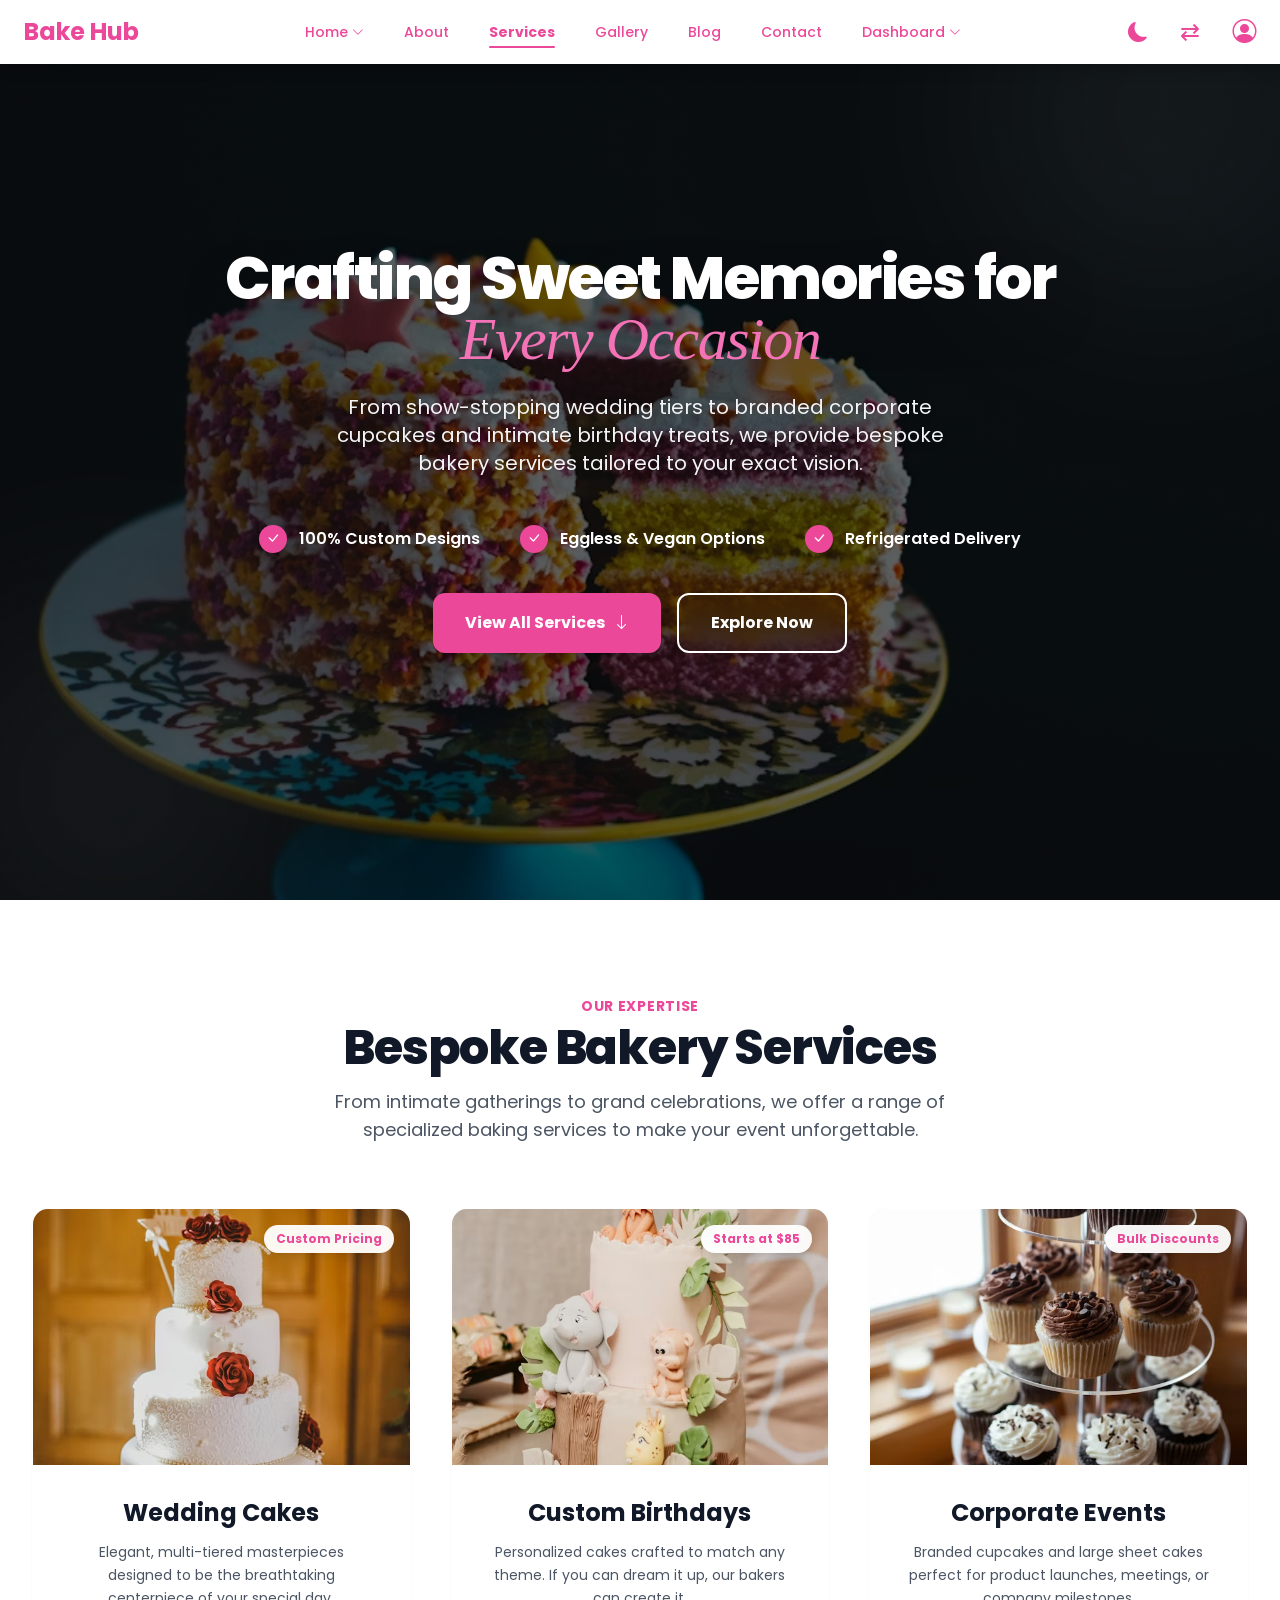
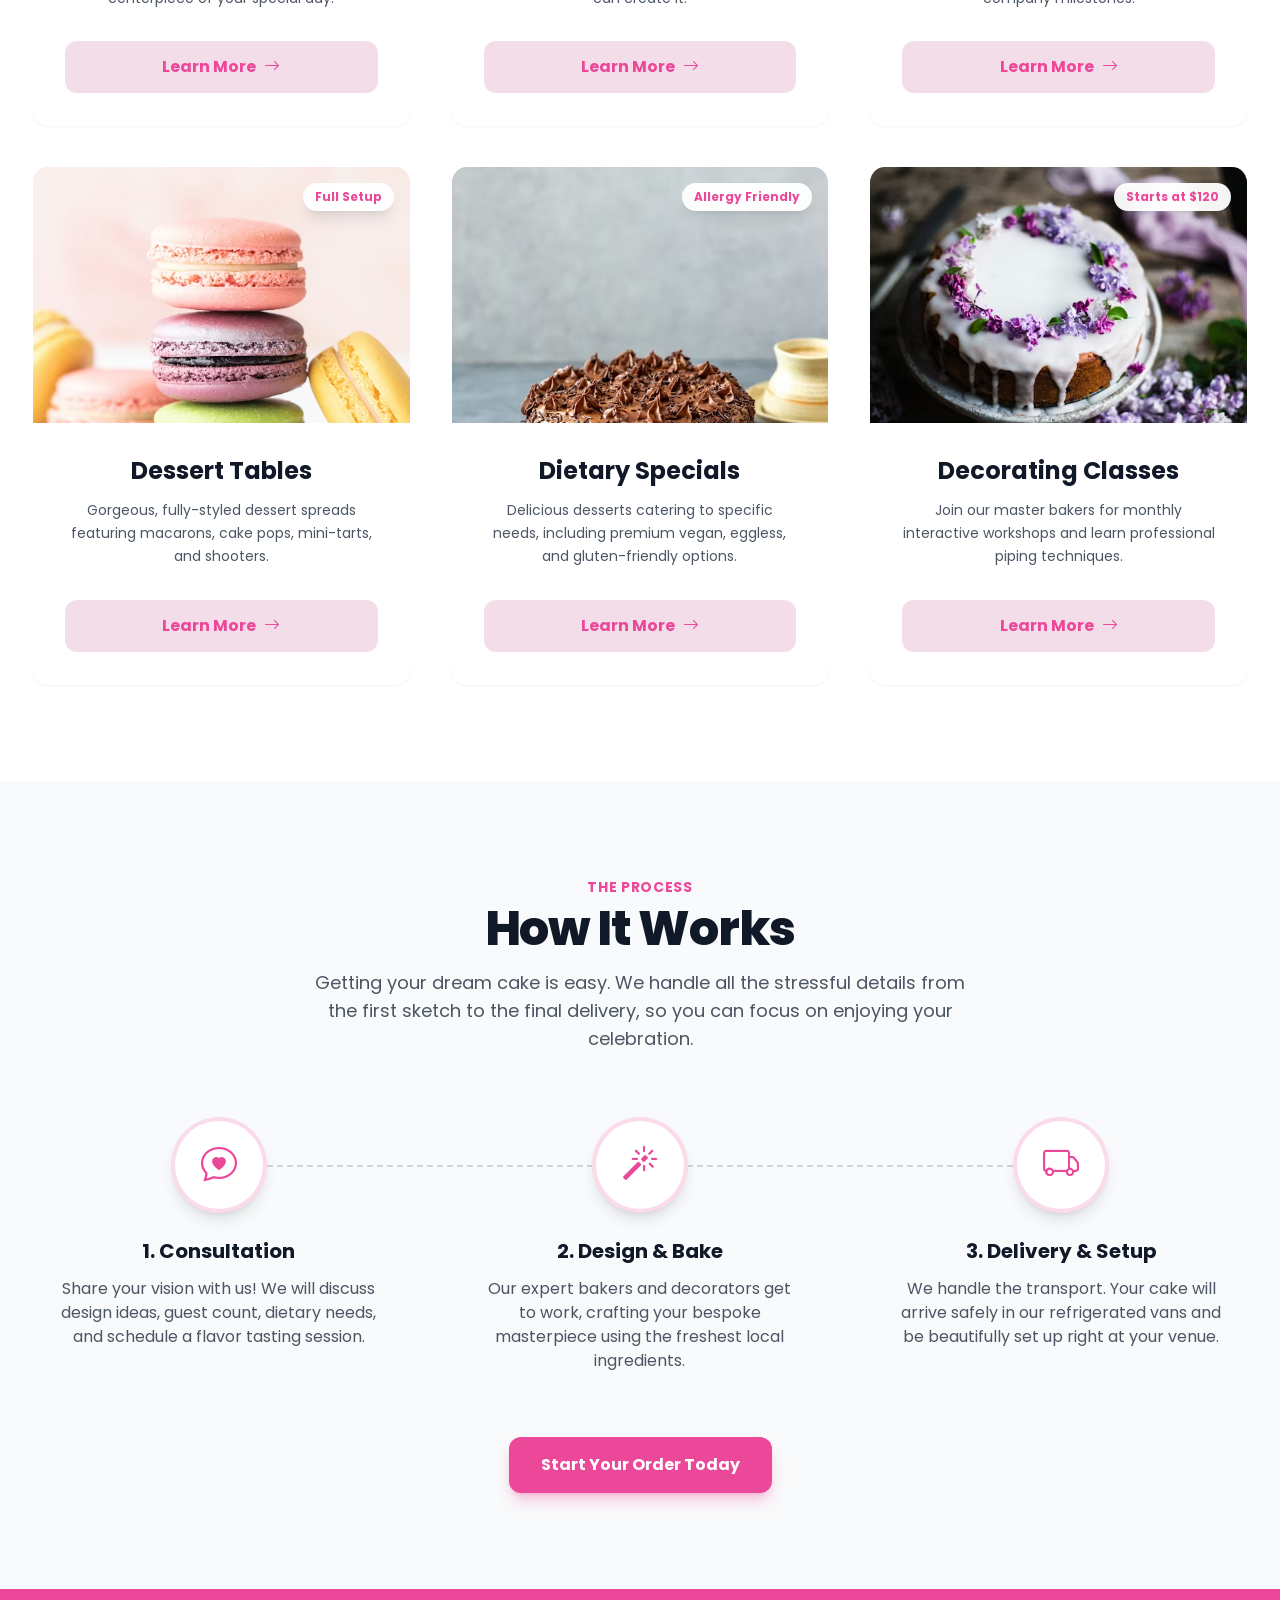
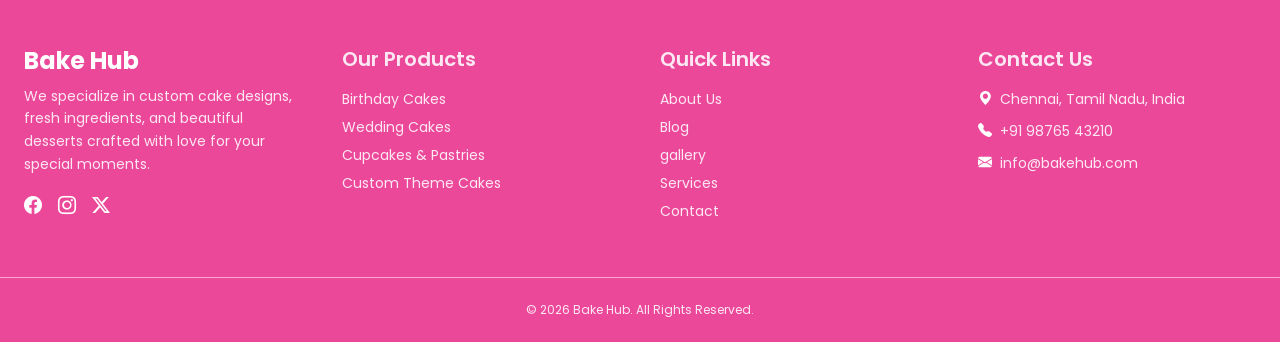
<file: service.html>
<!DOCTYPE html>
<html lang="en">

<head>
  <meta charset="UTF-8">
  <meta name="viewport" content="width=device-width, initial-scale=1.0">
  <title>Services - Bake Hub</title>
  <link rel="icon" href="images/logo.jpeg">
  <script src="tailwind.js"></script>
  <link rel="stylesheet" href="https://cdn.jsdelivr.net/npm/bootstrap-icons@1.11.3/font/bootstrap-icons.min.css">
  <link rel="stylesheet" href="navbar.css">
  <link rel="stylesheet" href="footer.css">
  <link rel="preconnect" href="https://fonts.googleapis.com">
  <link rel="preconnect" href="https://fonts.gstatic.com" crossorigin>
  <link href="https://fonts.googleapis.com/css2?family=Poppins:wght@300;400;500;600;700&display=swap" rel="stylesheet">
  <style>
    /* RTL */
    .rtl {
      direction: rtl;
    }

    [dir="rtl"] .title {
      margin-right: 20px !important;
    }

    /* THEME TOGGLE */
    :root {
      --home-bg: #ffffff;
      --text-color: #111111;
    }

    [data-theme="dark"] {
      --home-bg: #000000;
      --text-color: #ffffff;
    }

    body {
      background-color: var(--home-bg) !important;
      color: var(--text-color);
      transition: background-color 0.4s ease, color 0.4s ease;
    }

    [data-theme="dark"] section,
    [data-theme="dark"] .card {
      background-color: #000000 !important;
    }

    [data-theme="dark"] .btn,
    [data-theme="dark"] .btn1:hover {
      color: #000000 !important;
    }

    [data-theme="dark"] body,
    [data-theme="dark"] p,
    [data-theme="dark"] h1,
    [data-theme="dark"] h2,
    [data-theme="dark"] h3,
    [data-theme="dark"] h4,
    [data-theme="dark"] h5,
    [data-theme="dark"] h6,
    [data-theme="dark"] span,
    [data-theme="dark"] li,
    [data-theme="dark"] a,
    [data-theme="dark"] label,
    [data-theme="dark"] small,
    [data-theme="dark"] strong,
    [data-theme="dark"] .title {
      color: #ffffff !important;
    }
  </style>
</head>

<body class="font-sans">
  <!-- navbar -->
  <div id="navbar"></div>
  <!-- HERO BANNER -->
 <section
    class="relative w-full h-screen min-h-[600px] bg-cover bg-center bg-no-repeat overflow-hidden flex items-center justify-center text-white"
    style="background-image: linear-gradient(rgba(0, 0, 0, 0.6), rgba(0, 0, 0, 0.6)), url('images/pic2.avif');">

    <div
      class="absolute top-0 right-0 -mt-20 -mr-20 w-72 sm:w-96 h-72 sm:h-96 bg-white rounded-full opacity-5 blur-[100px] pointer-events-none">
    </div>
    <div
      class="absolute bottom-0 left-0 -mb-20 -ml-20 w-72 sm:w-96 h-72 sm:h-96 bg-white rounded-full opacity-5 blur-[100px] pointer-events-none">
    </div>

    <div class="w-full max-w-5xl mx-auto px-4 sm:px-6 lg:px-8 relative z-10 flex flex-col items-center text-center">

      <h1
        class="text-4xl sm:text-5xl md:text-6xl lg:text-6xl font-extrabold text-white tracking-tight leading-tight mb-6 drop-shadow-2xl">
        Crafting Sweet Memories for <br class="hidden sm:block">
        <span class="text-pink-400 italic font-serif font-medium">Every Occasion</span>
      </h1>

      <p class="text-base sm:text-lg md:text-xl text-gray-100 mb-10 sm:mb-12 max-w-2xl mx-auto leading-relaxed drop-shadow-md">
        From show-stopping wedding tiers to branded corporate cupcakes and intimate birthday treats, we provide bespoke
        bakery services tailored to your exact vision.
      </p>

      <ul class="flex flex-col sm:flex-row flex-wrap justify-center gap-4 sm:gap-6 lg:gap-10 mb-10 w-full">
        <li class="flex items-center justify-center gap-2 sm:gap-3 text-sm sm:text-base font-semibold text-white">
          <div class="w-6 h-6 sm:w-7 sm:h-7 rounded-full bg-[#EC4899] text-white flex items-center justify-center shrink-0 shadow-lg">
            <i class="bi bi-check-lg text-sm"></i>
          </div>
          100% Custom Designs
        </li>
        <li class="flex items-center justify-center gap-2 sm:gap-3 text-sm sm:text-base font-semibold text-white">
          <div class="w-6 h-6 sm:w-7 sm:h-7 rounded-full bg-[#EC4899] text-white flex items-center justify-center shrink-0 shadow-lg">
            <i class="bi bi-check-lg text-sm"></i>
          </div>
          Eggless & Vegan Options
        </li>
        <li class="flex items-center justify-center gap-2 sm:gap-3 text-sm sm:text-base font-semibold text-white">
          <div class="w-6 h-6 sm:w-7 sm:h-7 rounded-full bg-[#EC4899] text-white flex items-center justify-center shrink-0 shadow-lg">
            <i class="bi bi-check-lg text-sm"></i>
          </div>
          Refrigerated Delivery
        </li>
      </ul>

      <div class="flex flex-col sm:flex-row gap-4 w-full sm:w-auto justify-center">
        <button onclick="window.location.href='service-details.html'"
          class="w-full sm:w-auto px-8 py-4 bg-[#EC4899] text-white hover:bg-[#d94189] rounded-xl font-bold shadow-xl transition-all duration-300 hover:-translate-y-1 flex items-center justify-center gap-2 text-base">
          View All Services <i class="bi bi-arrow-down"></i>
        </button>
        <button onclick="window.location.href='service-details.html'"
          class="w-full sm:w-auto px-8 py-4 bg-transparent border-2 border-white text-white hover:bg-white/10 rounded-xl font-bold backdrop-blur-md transition-all duration-300 flex items-center justify-center gap-2 text-base">
          Explore Now
        </button>
      </div>

    </div>
  </section>
  <!-- SECTION1 -->
  <section class="w-full max-w-7xl mx-auto px-4 sm:px-6 lg:px-8 py-16 sm:py-24">

    <div class="text-center mb-12 sm:mb-16">
      <span class="text-[#EC4899] font-bold tracking-wider uppercase text-sm mb-2 block">
        Our Expertise
      </span>
      <h2 class="text-3xl sm:text-4xl md:text-5xl font-extrabold text-gray-900 mb-4 tracking-tight">
        Bespoke Bakery Services
      </h2>
      <p class="text-base sm:text-lg text-gray-600 max-w-2xl mx-auto">
        From intimate gatherings to grand celebrations, we offer a range of specialized baking services to make your
        event unforgettable.
      </p>
    </div>

    <div class="grid grid-cols-1 md:grid-cols-2 lg:grid-cols-3 gap-8 sm:gap-10">

      <div
        class="card group bg-white rounded-2xl overflow-hidden shadow-sm hover:shadow-xl border border-white/10 transition-all duration-300 flex flex-col transform hover:-translate-y-1">
        <div class="relative h-64 overflow-hidden bg-gray-100">
          <img src="images/img3.avif" alt="Wedding Cakes"
            class="w-full h-full object-cover transform group-hover:scale-105 transition-transform duration-700 ease-in-out">
          <div
            class="absolute top-4 right-4 bg-white/95 backdrop-blur-sm text-[#EC4899] font-bold text-xs px-3 py-1.5 rounded-full shadow-lg">
            Custom Pricing
          </div>
        </div>
        <div class="p-6 sm:p-8 flex flex-col flex-1 items-center text-center">
          <h3 class="text-2xl font-bold text-gray-900 mb-3 group-hover:text-[#EC4899] transition-colors duration-300">
            Wedding Cakes</h3>
          <p class="text-gray-600 text-sm mb-8 flex-1 leading-relaxed">
            Elegant, multi-tiered masterpieces designed to be the breathtaking centerpiece of your special day.
          </p>
          <button onclick="window.location.href='service-details.html'"
            class="w-full py-3.5 bg-[#f3dde9] text-[#EC4899] hover:bg-[#EC4899] hover:text-white rounded-xl font-bold transition-all duration-300 flex items-center justify-center gap-2">
            Learn More <i class="bi bi-arrow-right"></i>
          </button>
        </div>
      </div>

      <div
        class="card group bg-white rounded-2xl overflow-hidden shadow-sm hover:shadow-xl border border-white/10 transition-all duration-300 flex flex-col transform hover:-translate-y-1">
        <div class="relative h-64 overflow-hidden bg-gray-100">
          <img src="images/img6.avif" alt="Birthday Cakes"
            class="w-full h-full object-cover transform group-hover:scale-105 transition-transform duration-700 ease-in-out">
          <div
            class="absolute top-4 right-4 bg-white/95 backdrop-blur-sm text-[#EC4899] font-bold text-xs px-3 py-1.5 rounded-full shadow-lg">
            Starts at $85
          </div>
        </div>
        <div class="p-6 sm:p-8 flex flex-col flex-1 items-center text-center">
          <h3 class="text-2xl font-bold text-gray-900 mb-3 group-hover:text-[#EC4899] transition-colors duration-300">
            Custom Birthdays</h3>
          <p class="text-gray-600 text-sm mb-8 flex-1 leading-relaxed">
            Personalized cakes crafted to match any theme. If you can dream it up, our bakers can create it.
          </p>
          <button onclick="window.location.href='service-details.html'"
            class="w-full py-3.5 bg-[#f3dde9] text-[#EC4899] hover:bg-[#EC4899] hover:text-white rounded-xl font-bold transition-all duration-300 flex items-center justify-center gap-2">
            Learn More <i class="bi bi-arrow-right"></i>
          </button>
        </div>
      </div>

      <div
        class="card group bg-white rounded-2xl overflow-hidden shadow-sm hover:shadow-xl border border-white/10 transition-all duration-300 flex flex-col transform hover:-translate-y-1">
        <div class="relative h-64 overflow-hidden bg-gray-100">
          <img src="images/cake11.avif" alt="Corporate Cupcakes"
            class="w-full h-full object-cover transform group-hover:scale-105 transition-transform duration-700 ease-in-out">
          <div
            class="absolute top-4 right-4 bg-white/95 backdrop-blur-sm text-[#EC4899] font-bold text-xs px-3 py-1.5 rounded-full shadow-lg">
            Bulk Discounts
          </div>
        </div>
        <div class="p-6 sm:p-8 flex flex-col flex-1 items-center text-center">
          <h3 class="text-2xl font-bold text-gray-900 mb-3 group-hover:text-[#EC4899] transition-colors duration-300">
            Corporate Events</h3>
          <p class="text-gray-600 text-sm mb-8 flex-1 leading-relaxed">
            Branded cupcakes and large sheet cakes perfect for product launches, meetings, or company milestones.
          </p>
          <button onclick="window.location.href='service-details.html'"
            class="w-full py-3.5 bg-[#f3dde9] text-[#EC4899] hover:bg-[#EC4899] hover:text-white rounded-xl font-bold transition-all duration-300 flex items-center justify-center gap-2">
            Learn More <i class="bi bi-arrow-right"></i>
          </button>
        </div>
      </div>

      <div
        class="card group bg-white rounded-2xl overflow-hidden shadow-sm hover:shadow-xl border border-white/10 transition-all duration-300 flex flex-col transform hover:-translate-y-1">
        <div class="relative h-64 overflow-hidden bg-gray-100">
          <img src="images/pic5.avif" alt="Dessert Tables"
            class="w-full h-full object-cover transform group-hover:scale-105 transition-transform duration-700 ease-in-out">
          <div
            class="absolute top-4 right-4 bg-white/95 backdrop-blur-sm text-[#EC4899] font-bold text-xs px-3 py-1.5 rounded-full shadow-lg">
            Full Setup
          </div>
        </div>
        <div class="p-6 sm:p-8 flex flex-col flex-1 items-center text-center">
          <h3 class="text-2xl font-bold text-gray-900 mb-3 group-hover:text-[#EC4899] transition-colors duration-300">
            Dessert Tables</h3>
          <p class="text-gray-600 text-sm mb-8 flex-1 leading-relaxed">
            Gorgeous, fully-styled dessert spreads featuring macarons, cake pops, mini-tarts, and shooters.
          </p>
          <button onclick="window.location.href='service-details.html'"
            class="w-full py-3.5 bg-[#f3dde9] text-[#EC4899] hover:bg-[#EC4899] hover:text-white rounded-xl font-bold transition-all duration-300 flex items-center justify-center gap-2">
            Learn More <i class="bi bi-arrow-right"></i>
          </button>
        </div>
      </div>

      <div
        class="card group bg-white rounded-2xl overflow-hidden shadow-sm hover:shadow-xl border border-white/10 transition-all duration-300 flex flex-col transform hover:-translate-y-1">
        <div class="relative h-64 overflow-hidden bg-gray-100">
          <img src="images/img9.avif" alt="Vegan Cakes"
            class="w-full h-full object-cover transform group-hover:scale-105 transition-transform duration-700 ease-in-out">
          <div
            class="absolute top-4 right-4 bg-white/95 backdrop-blur-sm text-[#EC4899] font-bold text-xs px-3 py-1.5 rounded-full shadow-lg">
            Allergy Friendly
          </div>
        </div>
        <div class="p-6 sm:p-8 flex flex-col flex-1 items-center text-center">
          <h3 class="text-2xl font-bold text-gray-900 mb-3 group-hover:text-[#EC4899] transition-colors duration-300">
            Dietary Specials</h3>
          <p class="text-gray-600 text-sm mb-8 flex-1 leading-relaxed">
            Delicious desserts catering to specific needs, including premium vegan, eggless, and gluten-friendly
            options.
          </p>
          <button onclick="window.location.href='service-details.html'"
            class="w-full py-3.5 bg-[#f3dde9] text-[#EC4899] hover:bg-[#EC4899] hover:text-white rounded-xl font-bold transition-all duration-300 flex items-center justify-center gap-2">
            Learn More <i class="bi bi-arrow-right"></i>
          </button>
        </div>
      </div>

      <div
        class="card group bg-white rounded-2xl overflow-hidden shadow-sm hover:shadow-xl border border-white/10 transition-all duration-300 flex flex-col transform hover:-translate-y-1">
        <div class="relative h-64 overflow-hidden bg-gray-100">
          <img src="images/img8.avif" alt="Baking Classes"
            class="w-full h-full object-cover transform group-hover:scale-105 transition-transform duration-700 ease-in-out">
          <div
            class="absolute top-4 right-4 bg-white/95 backdrop-blur-sm text-[#EC4899] font-bold text-xs px-3 py-1.5 rounded-full shadow-lg">
            Starts at $120
          </div>
        </div>
        <div class="p-6 sm:p-8 flex flex-col flex-1 items-center text-center">
          <h3 class="text-2xl font-bold text-gray-900 mb-3 group-hover:text-[#EC4899] transition-colors duration-300">
            Decorating Classes</h3>
          <p class="text-gray-600 text-sm mb-8 flex-1 leading-relaxed">
            Join our master bakers for monthly interactive workshops and learn professional piping techniques.
          </p>
          <button onclick="window.location.href='service-details.html'"
            class="w-full py-3.5 bg-[#f3dde9] text-[#EC4899] hover:bg-[#EC4899] hover:text-white rounded-xl font-bold transition-all duration-300 flex items-center justify-center gap-2">
            Learn More <i class="bi bi-arrow-right"></i>
          </button>
        </div>
      </div>

    </div>
  </section>
  <!-- SECTION2 -->
  <section class="w-full bg-gray-50 py-16 sm:py-24 relative overflow-hidden">
    <div class="max-w-7xl mx-auto px-4 sm:px-6 lg:px-8 relative z-10">

      <div class="text-center mb-16">
        <span class="text-[#EC4899] font-bold tracking-wider uppercase text-sm mb-2 block">
          The Process
        </span>
        <h2 class="text-3xl sm:text-4xl md:text-5xl font-extrabold text-gray-900 mb-4 tracking-tight">
          How It Works
        </h2>
        <p class="text-base sm:text-lg text-gray-600 max-w-2xl mx-auto">
          Getting your dream cake is easy. We handle all the stressful details from the first sketch to the final
          delivery, so you can focus on enjoying your celebration.
        </p>
      </div>

      <div class="relative flex flex-col md:flex-row gap-12 md:gap-8 lg:gap-12 text-center">

        <div
          class="hidden md:block absolute top-12 left-[16%] right-[16%] h-0.5 border-t-2 border-dashed border-gray-300 -z-10">
        </div>

        <div class="flex-1 flex flex-col items-center group cursor-default">
          <div
            class="w-24 h-24 rounded-full bg-white shadow-lg border-4 border-[#EC4899]/20 flex items-center justify-center text-[#EC4899] text-4xl mb-6 group-hover:scale-110 group-hover:bg-[#EC4899] group-hover:text-white group-hover:border-[#EC4899] transition-all duration-300 relative">
            <i class="bi bi-chat-heart"></i>

            <div
              class="block md:hidden absolute -bottom-14 left-1/2 transform -translate-x-1/2 w-0.5 h-12 border-l-2 border-dashed border-gray-300">
            </div>
          </div>
          <h3 class="text-xl font-bold text-gray-900 mb-3 group-hover:text-[#EC4899] transition-colors duration-300">1.
            Consultation</h3>
          <p class="text-gray-600 text-sm md:text-base leading-relaxed max-w-xs mx-auto">
            Share your vision with us! We will discuss design ideas, guest count, dietary needs, and schedule a flavor
            tasting session.
          </p>
        </div>

        <div class="flex-1 flex flex-col items-center group cursor-default">
          <div
            class="w-24 h-24 rounded-full bg-white shadow-lg border-4 border-[#EC4899]/20 flex items-center justify-center text-[#EC4899] text-4xl mb-6 group-hover:scale-110 group-hover:bg-[#EC4899] group-hover:text-white group-hover:border-[#EC4899] transition-all duration-300 relative">
            <i class="bi bi-magic"></i>

            <div
              class="block md:hidden absolute -bottom-14 left-1/2 transform -translate-x-1/2 w-0.5 h-12 border-l-2 border-dashed border-gray-300">
            </div>
          </div>
          <h3 class="text-xl font-bold text-gray-900 mb-3 group-hover:text-[#EC4899] transition-colors duration-300">2.
            Design & Bake</h3>
          <p class="text-gray-600 text-sm md:text-base leading-relaxed max-w-xs mx-auto">
            Our expert bakers and decorators get to work, crafting your bespoke masterpiece using the freshest local
            ingredients.
          </p>
        </div>

        <div class="flex-1 flex flex-col items-center group cursor-default">
          <div
            class="w-24 h-24 rounded-full bg-white shadow-lg border-4 border-[#EC4899]/20 flex items-center justify-center text-[#EC4899] text-4xl mb-6 group-hover:scale-110 group-hover:bg-[#EC4899] group-hover:text-white group-hover:border-[#EC4899] transition-all duration-300">
            <i class="bi bi-truck"></i>
          </div>
          <h3 class="text-xl font-bold text-gray-900 mb-3 group-hover:text-[#EC4899] transition-colors duration-300">3.
            Delivery & Setup</h3>
          <p class="text-gray-600 text-sm md:text-base leading-relaxed max-w-xs mx-auto">
            We handle the transport. Your cake will arrive safely in our refrigerated vans and be beautifully set up
            right at your venue.
          </p>
        </div>

      </div>

      <div class="mt-16 text-center">
        <button onclick="window.location.href='service-details.html'"
          class="px-8 py-4 bg-[#EC4899] hover:bg-[#b9799d] text-white rounded-xl font-bold shadow-lg shadow-[#EC4899]/30 transition-all duration-300 hover:-translate-y-1">
          Start Your Order Today
        </button>
      </div>

    </div>
  </section>
  <div id="footer"></div>
  <script>
    tailwind.config = {
      theme: {
        extend: {
          fontFamily: {
            sans: ['Poppins', 'ui-sans-serif', 'system-ui'],
          },
        },
      },
    }
  </script>
  <script src="navbar.js"></script>
  <script src="footer.js"></script>
</body>

</html>
</file>
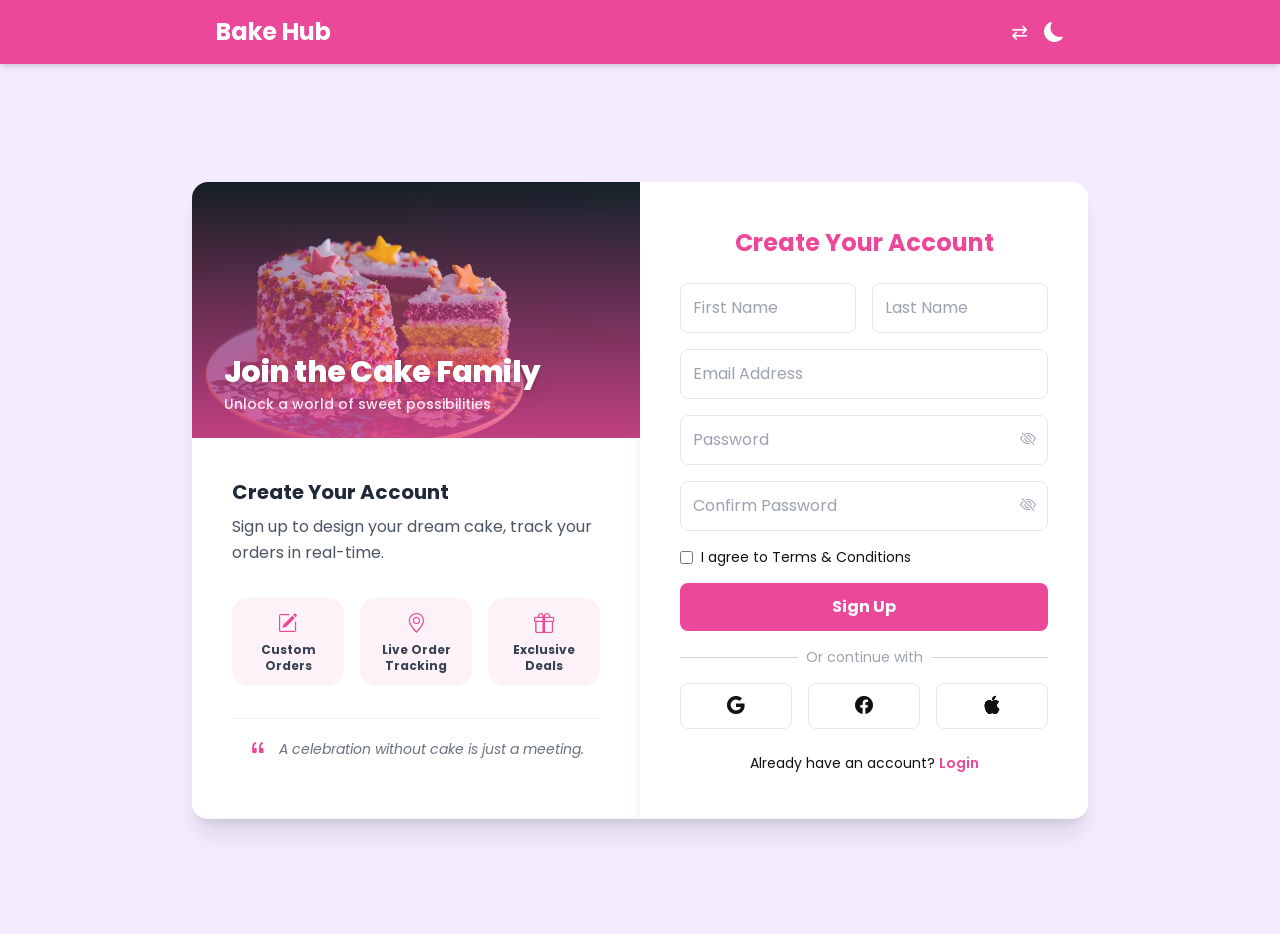
<file: sign.html>
<!DOCTYPE html>
<html lang="en" dir="ltr">

<head>
  <meta charset="UTF-8">
  <meta name="viewport" content="width=device-width, initial-scale=1.0">
  <title>Sign Up - Bake Hub</title>
  <link rel="icon" href="images/logo.jpeg">
  <link href="https://fonts.googleapis.com/css2?family=Poppins:wght@300;400;500;600;700&display=swap" rel="stylesheet">
  <script src="tailwind.js"></script>
  <link rel="stylesheet" href="https://cdn.jsdelivr.net/npm/bootstrap-icons@1.11.3/font/bootstrap-icons.min.css">

  <style>
    :root {
      --home-bg: #F3ECFF;
      --text-color: #111;
    }

    [data-theme="dark"] {
      --home-bg: #000000;
      --text-color: #e8e8e8;
    }

    [data-theme="dark"] .card,
    [data-theme="dark"] .card1 {
      background-color: rgb(48, 48, 48);
    }

    [data-theme="dark"] .title {
      color: white;
    }

    body {
      background: var(--home-bg);
      color: var(--text-color);
      transition: .4s;
    }

    @media(max-width:821px) {
      .card1 {
        display: none !important;
      }
    }
  </style>
</head>

<body class="font-sans">

  <!-- NAVBAR (SAME AS LOGIN) -->
  <nav class="card w-full bg-[#EC4899] text-white shadow-md">
    <div class="max-w-4xl mx-auto px-6 flex items-center justify-between h-16">

      <h1 class="text-2xl font-bold">
        <a href="index.html">
          Bake Hub
        </a>
      </h1>

      <div class="flex gap-4 text-xl">
        <button id="rtlToggle">⇄</button>
        <button id="theme-toggle">
          <i class="bi bi-moon-fill"></i>
        </button>
      </div>

    </div>
  </nav>


  <!-- MAIN -->
  <div class="flex justify-center items-center min-h-screen px-4 pt-8 mt-[-30px]">

    <div class="flex flex-col lg:flex-row bg-white shadow-xl 
            overflow-hidden w-full max-w-4xl rounded-2xl">

      <!-- LEFT MARKETING -->
      <div class="card1 lg:w-1/2 flex flex-col overflow-hidden  bg-white shadow-2xl">
    
    <div class="relative h-56 sm:h-64 overflow-hidden">
        <img src="images/pic2.avif" alt="Cake Decoration" class="w-full h-full object-cover">
        
        <div class="absolute inset-0 bg-gradient-to-t from-[#EC4899]/80 to-transparent"></div>
        
        <div class="absolute bottom-6 left-8 text-white">
            <h1 class="text-3xl font-extrabold tracking-tight drop-shadow-lg">
                Join the Cake Family
            </h1>
            <p class="text-pink-100 text-sm font-medium mt-1">Unlock a world of sweet possibilities</p>
        </div>
    </div>

    <div class="p-8 lg:p-10 flex flex-col justify-between flex-grow">
        
        <div>
            <h2 class="title text-xl font-bold text-gray-800 mb-2">Create Your Account</h2>
            <p class="title text-gray-600 leading-relaxed mb-8">
                Sign up to design your dream cake, track your orders in real-time.
            </p>

            <div class="grid grid-cols-1 sm:grid-cols-3 gap-4 mb-8">
                <div class="card flex flex-col items-center text-center p-3 rounded-2xl bg-pink-50 transition-transform hover:scale-105">
                    <i class="bi bi-pencil-square text-[#EC4899] text-xl mb-1"></i>
                    <span class="title text-xs font-bold text-gray-700">Custom Orders</span>
                </div>
                <div class="card flex flex-col items-center text-center p-3 rounded-2xl bg-pink-50 transition-transform hover:scale-105">
                    <i class="bi bi-geo-alt text-[#EC4899] text-xl mb-1"></i>
                    <span class="title text-xs font-bold text-gray-700">Live Order Tracking</span>
                </div>
                <div class="card flex flex-col items-center text-center p-3 rounded-2xl bg-pink-50 transition-transform hover:scale-105">
                    <i class="bi bi-gift text-[#EC4899] text-xl mb-1"></i>
                    <span class="title text-xs font-bold text-gray-700">Exclusive Deals</span>
                </div>
            </div>
        </div>

        <div class="title flex items-center justify-center gap-3 py-4 border-t border-gray-100 italic text-gray-500 text-sm">
            <i class="bi bi-quote text-[#EC4899] text-lg"></i>
            A celebration without cake is just a meeting.
        </div>
        
    </div>
</div>

      <!-- RIGHT SIGN UP -->
      <div class="card lg:w-1/2 p-10 flex flex-col justify-center bg-white shadow-lg">

        <div class="max-w-md mx-auto w-full">

          <h2 class="title text-2xl font-bold mb-6 text-center text-[#EC4899]">
            Create Your Account
          </h2>

          <form class="space-y-4">

            <div class="flex gap-4">
              <input type="text" placeholder="First Name"
                class="w-1/2 p-3 rounded-lg border focus:ring-2 focus:ring-[#EC4899]" required>

              <input type="text" placeholder="Last Name"
                class="w-1/2 p-3 rounded-lg border focus:ring-2 focus:ring-[#EC4899]" required>
            </div>

            <input type="email" placeholder="Email Address"
              class="w-full p-3 rounded-lg border focus:ring-2 focus:ring-[#EC4899]" required>

            <div class="flex flex-col gap-4">
              <div class="relative">
                <input type="password" id="signPassword" placeholder="Password"
                  class="w-full p-3 rounded-lg border focus:ring-2 focus:ring-[#EC4899] pr-10" required>
                <i class="bi bi-eye-slash absolute right-3 top-1/2 -translate-y-1/2 cursor-pointer text-gray-400 hover:text-[#EC4899]"
                  id="toggleSignPassword"></i>
              </div>
              <div class="relative">
                <input type="password" id="signConfirmPassword" placeholder="Confirm Password"
                  class="w-full p-3 rounded-lg border focus:ring-2 focus:ring-[#EC4899] pr-10" required>
                <i class="bi bi-eye-slash absolute right-3 top-1/2 -translate-y-1/2 cursor-pointer text-gray-400 hover:text-[#EC4899]"
                  id="toggleSignConfirmPassword"></i>
              </div>
            </div>
            <div class="flex items-center gap-2 text-sm">
              <input type="checkbox" id="terms" class="accent-[#EC4899]" required>
              <label for="terms">I agree to Terms & Conditions</label>
            </div>

            <button
              class="w-full bg-[#EC4899] hover:bg-[#B9799D] text-white py-3 rounded-lg font-bold transition duration-300">
              Sign Up
            </button>

          </form>

          <!-- OR DIVIDER -->
          <div class="my-4 flex items-center">
            <hr class="flex-grow border-gray-300">
            <span class="px-2 text-gray-400 text-sm">Or continue with</span>
            <hr class="flex-grow border-gray-300">
          </div>

          <!-- SOCIAL ICON BUTTONS -->
          <div class="flex gap-4">

            <!-- Google -->
            <button type="button" class="flex-1 py-2 border rounded-lg 
        hover:bg-[#FFE6F0] transition duration-300 hover:text-black">
              <i class="bi bi-google text-lg"></i>
            </button>

            <!-- Facebook -->
            <button type="button" class="flex-1 py-2 border rounded-lg 
        hover:bg-[#FFE6F0] transition duration-300 hover:text-black">
              <i class="bi bi-facebook text-lg"></i>
            </button>

            <!-- Apple -->
            <button type="button" class="flex-1 py-2 border rounded-lg 
        hover:bg-[#FFE6F0] transition duration-300 hover:text-black">
              <i class="bi bi-apple text-lg"></i>
            </button>

          </div>

          <p class="mt-6 text-center text-sm">
            Already have an account?
            <a href="login.html" class="title text-[#EC4899] font-semibold">
              Login
            </a>
          </p>

        </div>
      </div>

    </div>
  </div>

  <!-- SCRIPT -->
  <script>

    // RTL Toggle
    rtlToggle.onclick = () => {
      document.documentElement.dir =
        document.documentElement.dir === "rtl" ? "ltr" : "rtl";
    }

    // Theme Toggle
    const btn = document.getElementById("theme-toggle");
    const saved = localStorage.getItem("theme");

    if (saved) {
      document.documentElement.dataset.theme = saved;
      btn.innerHTML = saved === "dark"
        ? '<i class="bi bi-sun-fill"></i>'
        : '<i class="bi bi-moon-fill"></i>';
    }

    btn.onclick = () => {
      let theme = document.documentElement.dataset.theme === "dark" ? "light" : "dark";
      document.documentElement.dataset.theme = theme;
      localStorage.setItem("theme", theme);
      btn.innerHTML = theme === "dark"
        ? '<i class="bi bi-sun-fill"></i>'
        : '<i class="bi bi-moon-fill"></i>';
    }
    tailwind.config = {
      theme: {
        extend: {
          fontFamily: {
            sans: ['Poppins', 'ui-sans-serif', 'system-ui'],
          },
        },
      },
    }

    // Password visibility toggles
    function setupToggle(toggleId, inputId) {
      const toggle = document.getElementById(toggleId);
      const input = document.getElementById(inputId);
      toggle.addEventListener('click', function () {
        const type = input.getAttribute('type') === 'password' ? 'text' : 'password';
        input.setAttribute('type', type);
        this.classList.toggle('bi-eye');
        this.classList.toggle('bi-eye-slash');
      });
    }
    setupToggle('toggleSignPassword', 'signPassword');
    setupToggle('toggleSignConfirmPassword', 'signConfirmPassword');

  </script>

</body>

</html>
</file>
<file: navbar.css>
html,
body {
  max-width: 100% !important;
  overflow-x: hidden !important;
  margin: 0;
  padding: 0;
}

.mobile-toggle {
  display: none;
}

.nav-active {
  font-weight: 700;
  position: relative;
}

.nav-active::after {
  content: "";
  position: absolute;
  left: 0;
  bottom: -6px;
  width: 100%;
  height: 2px;
  background-color: #EC4899;
  border-radius: 2px;
}

[dir="rtl"] #profileMenu {
  margin-right: -20px;
}

.home-active {
  font-weight: 700 !important;
  position: relative;
}

#homeDropdownMenu li a.nav-active::after {
  display: none;
}

#dashboardDropdownMenu li a.nav-active::after {
  display: none;
}

#profileMenu li a.nav-active::after {
  display: none;
}

[data-theme="dark"] #homeDropdownMenu {
  background-color: #000000 !important;
}

[data-theme="dark"] #homeDropdownMenu a:hover {
  color: #000000 !important;
}

[data-theme="dark"] #dashboardDropdownMenu,
[data-theme="dark"] #profileMenu {
  background-color: #000000 !important;
}

[data-theme="dark"] #dashboardDropdownMenu a:hover,
[data-theme="dark"] #profileMenu a:hover {
  color: #000000 !important;
}

[data-theme="dark"] #mainNavbar,
[data-theme="dark"] #mobileMenu {
  background-color: #353535 !important;
}

@media (max-width: 1441px) {
  [dir="rtl"] #profileMenu {
    margin-right: -120px;
  }
}

@media (max-width: 1281px) {
  [dir="rtl"] #profileMenu {
    margin-right: -150px !important;
  }
}

@media (max-width: 1024px) {
  .center ul {
    gap: 20px;
  }
}

@media (max-width: 820px) {
  #centerLinksWrapper {
    display: none !important;
  }

  #rightButtons .text-xl,
  #rightButtons .text-2xl {
    font-size: 1.25rem;
  }

}

@media (min-width: 821px) {
  #hamburgerBtn {
    display: none !important;
  }

  #mobileMenuOverlay,
  #mobileMenu {
    display: none !important;
  }
}

.mobile-menu-open {
  overflow: hidden;
}

#mobileMenu.active {
  transform: translateX(0);
}

#mobileMenuOverlay.active {
  display: block !important;
}

/* Animation for mobile dropdown */
#mobileDropdownMenu {
  transition: max-height 0.3s ease-out;
}

#mobileDropdownMenu.show {
  display: block !important;
  animation: slideDown 0.3s ease-out;
}

[dir="rtl"] #mobileProfileMenu {
  margin-right: -120px;
}

#hamburgerBtn i {
  color: #EC4899;
}

@keyframes slideDown {
  from {
    opacity: 0;
    transform: translateY(-10px);
  }

  to {
    opacity: 1;
    transform: translateY(0);
  }
}

@media (min-width: 821px) {
  #centerLinksWrapper {
    display: flex !important;
  }

  .lg\\:flex {
    display: flex !important;
  }
}

@media (max-width:800px) {
  .nav-active::after {
    display: none;
    font-weight: 900;
  }
}

@media (max-width:426px) {

  #theme-toggle i {
    font-size: 15px;
  }

  #hamburgerBtn i {
    font-size: 20px;
    color: #EC4899;
  }

  #closeMenuBtn {
    font-size: 20px;
  }

  #rightButtons {
    gap: 1rem;
  }

  [dir="rtl"] #mobileProfileMenu {
    margin-right: -110px;
  }
}

#mobileMenu,
#mobileMenu a,
#mobileMenu span,
#mobileMenu h2,
#mobileMenu button {
  color: white !important;
}

.h5 {
  color: #EC4899;
  color: #b9799d;
  color: #e89cc6;
}
</file>
<file: footer.css>
[data-theme="dark"] footer {
  background-color: #353535 !important;
}
</file>
